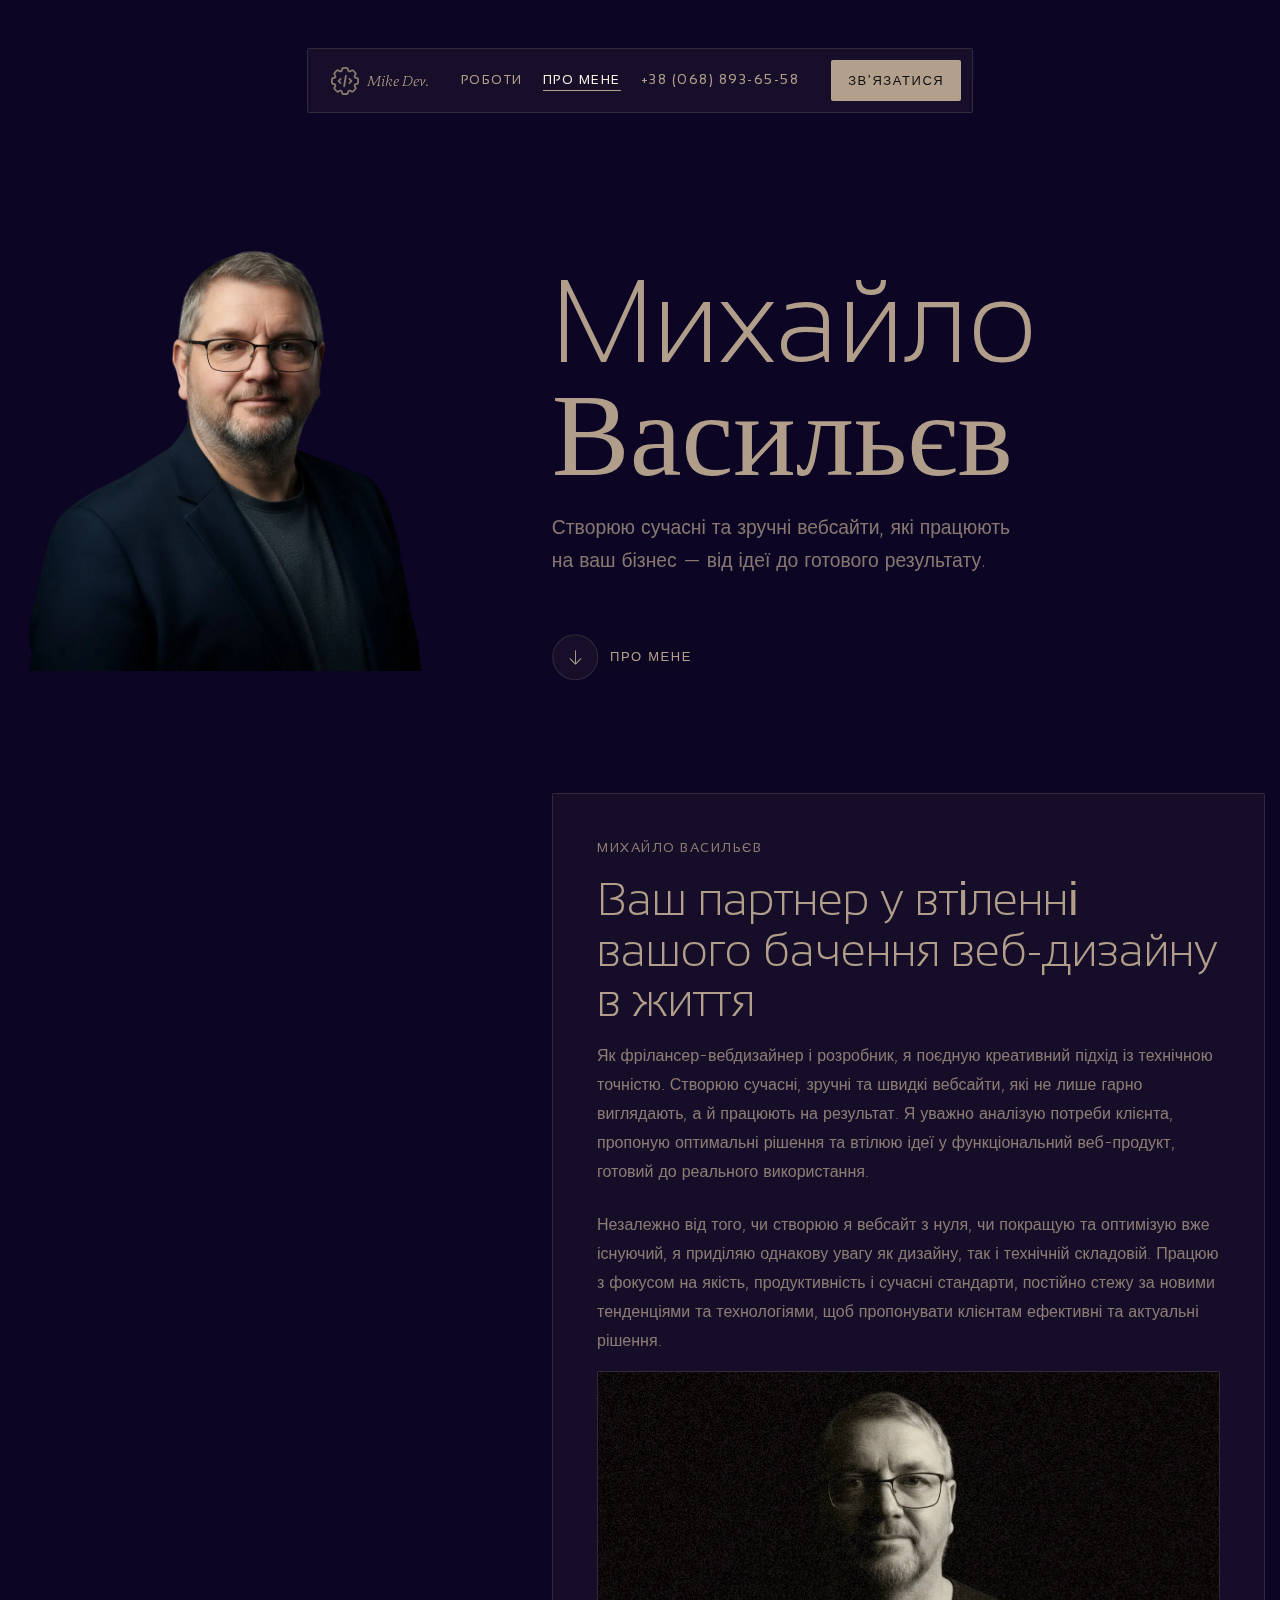
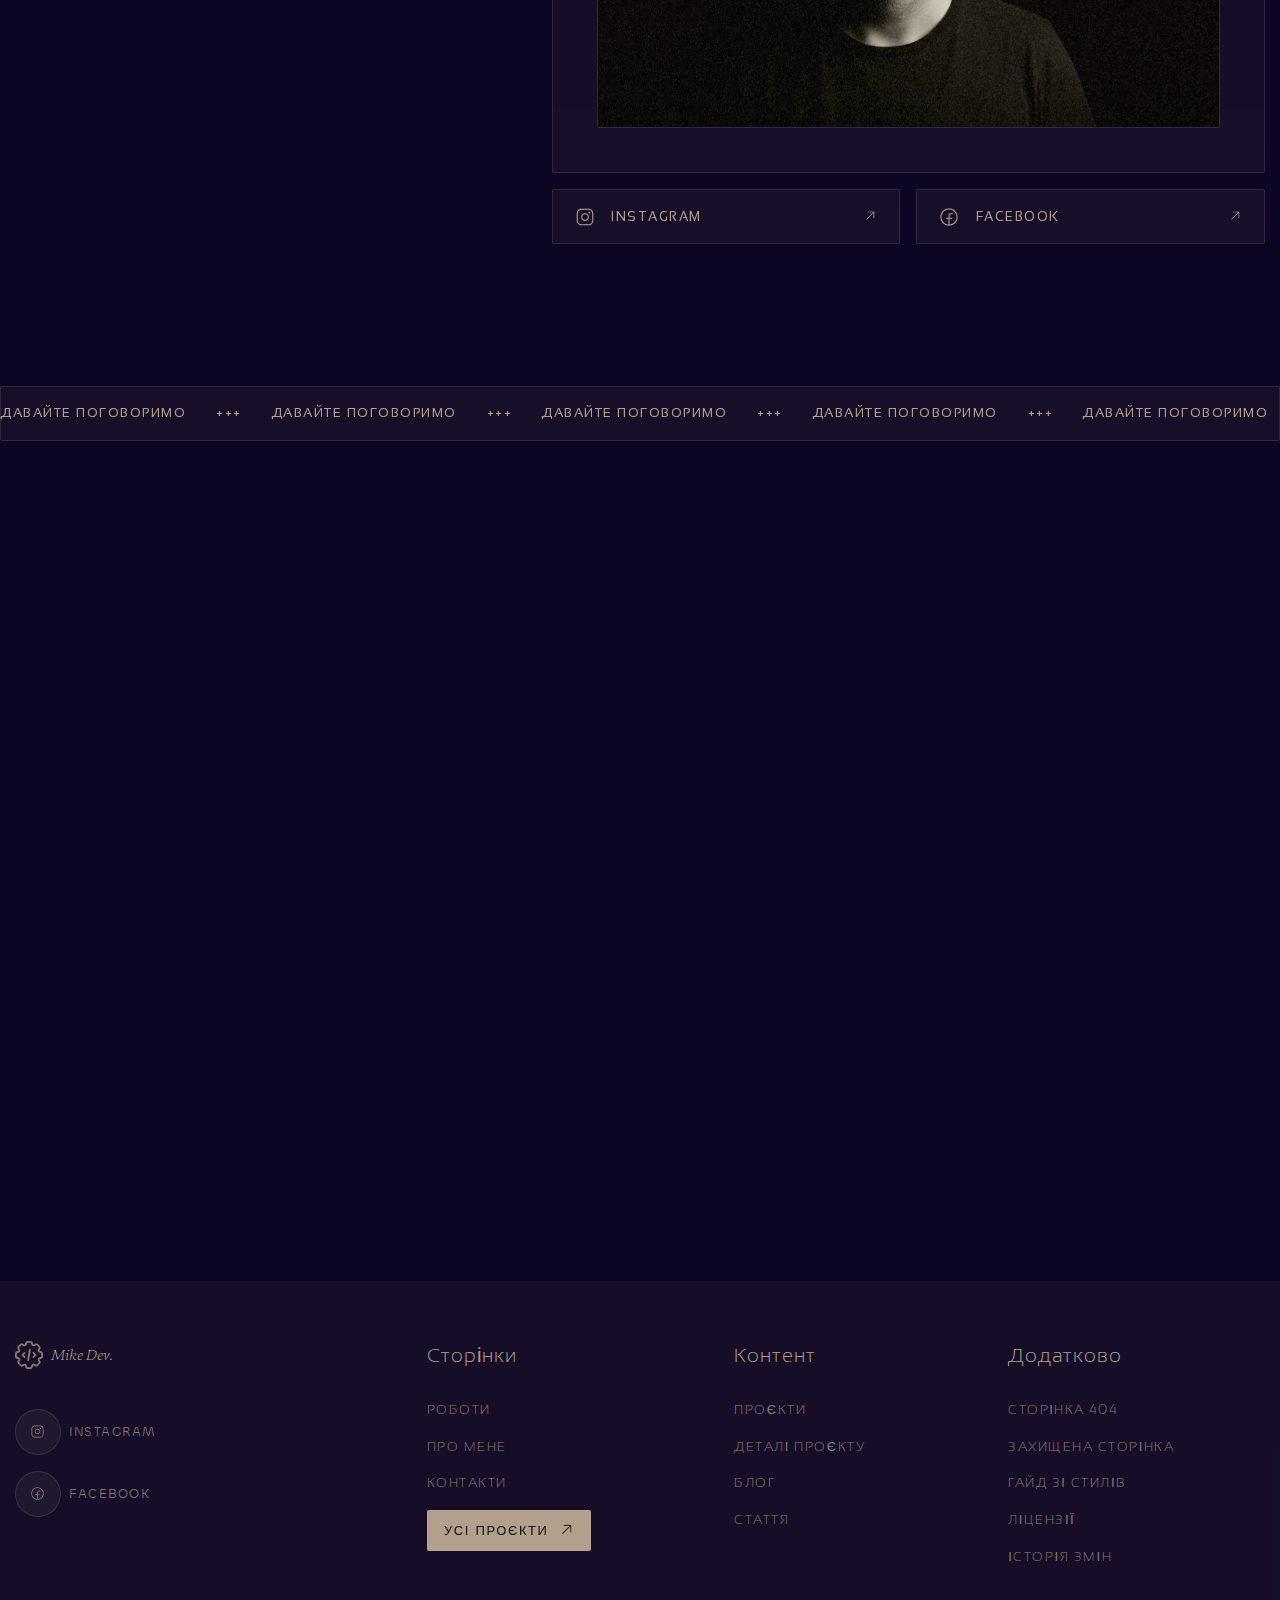
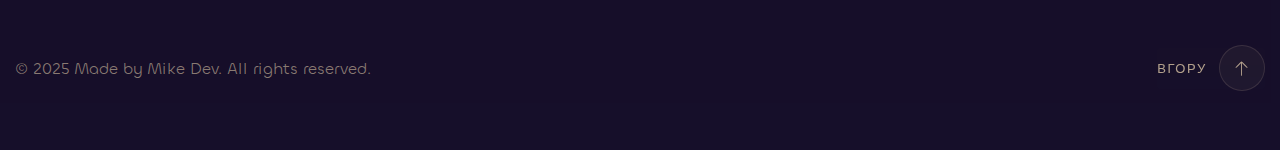
<file: index.html>
<!doctype html>
<html lang="uk">
	<head>
		<meta charset="UTF-8">
		<meta name="viewport" content="width=device-width, initial-scale=1.0">
		<link rel="preload" href="./assets/fonts/Satoshi-Regular.woff2" as="font" type="font/woff2" crossorigin="anonymous">
		<link rel="preload" href="./assets/fonts/Satoshi-Light.woff2" as="font" type="font/woff2" crossorigin="anonymous">
		<link rel="preload" href="./assets/fonts/Gambetta-LightItalic.woff2" as="font" type="font/woff2" crossorigin="anonymous">
		<link rel="preload" href="./assets/fonts/Chillax-Regular.woff2" as="font" type="font/woff2" crossorigin="anonymous">
		<link rel="preload" href="./assets/fonts/Chillax-Light.woff2" as="font" type="font/woff2" crossorigin="anonymous">
		<link rel="shortcut icon" href="./assets/img/favicon.ico">
		<title>About</title>
		<script type="module" crossorigin="" src="./js/index.min.js?v=1768505147914"></script>
		<link rel="modulepreload" crossorigin="" href="./js/common.min.js?v=1768505147914">
		<link rel="modulepreload" crossorigin="" href="./js/main.min.js?v=1768505147914">
		<link rel="stylesheet" crossorigin="" href="./css/main.min.css?v=1768505147914">
		<link rel="stylesheet" crossorigin="" href="./css/index.min.css?v=1768505147914">
		<link rel="stylesheet" crossorigin="" href="./css/socialblocks.min.css?v=1768505147914">
	</head>
	<body>
		<div class="wrapper">
			<!-- @format -->
			<header data-fls-header="" data-fls-header-scroll="100" data-fls-header-scroll-show="1000" class="header">
				<div class="header__container">
					<div class="header__body">
						<a href="index.html" class="header__link-logo">
							<svg xmlns="http://www.w3.org/2000/svg" viewbox="0 0 512 512" class="header__logo-image">
								<path d="M 215 63 L 220 39 L 215 63 L 220 39 L 204 35 L 204 35 L 220 39 L 220 39 Q 220 36 222 35 Q 239 32 256 32 Q 273 32 290 35 Q 292 36 292 38 L 297 63 L 297 63 Q 303 85 323 93 L 323 93 L 323 93 L 324 94 L 324 94 L 324 94 L 324 94 Q 344 102 364 90 L 384 77 L 384 77 Q 386 75 388 75 Q 402 85 414 97 L 415 98 L 415 98 L 415 98 L 415 98 Q 427 110 437 124 Q 436 126 435 128 L 421 148 L 421 148 Q 410 168 418 188 L 418 188 L 418 188 L 419 189 L 419 189 L 419 189 L 419 189 Q 427 209 449 215 L 473 220 L 473 220 Q 476 220 477 222 Q 480 238 480 256 L 480 256 L 480 256 Q 480 273 477 290 Q 475 291 473 292 L 449 297 L 449 297 Q 427 303 419 323 L 419 323 L 419 323 L 418 324 L 418 324 L 418 324 L 418 324 Q 410 344 422 364 L 435 384 L 435 384 Q 437 386 437 388 Q 416 416 388 437 Q 386 436 384 435 L 364 422 L 364 422 Q 344 410 324 418 L 324 418 L 324 418 L 323 419 L 323 419 L 323 419 L 323 419 Q 303 427 297 449 L 292 473 L 292 473 Q 292 476 290 477 Q 274 480 256 480 Q 239 480 222 477 Q 220 476 220 473 L 215 449 L 215 449 Q 209 427 190 419 L 190 419 L 190 419 L 188 418 L 188 418 L 188 418 L 188 418 Q 168 410 149 422 L 128 435 L 128 435 Q 126 437 124 437 Q 96 416 75 388 Q 76 386 77 384 L 91 364 L 91 364 Q 102 344 94 324 L 94 324 L 94 324 L 93 323 L 93 323 L 93 323 L 93 323 Q 85 303 63 297 L 39 292 L 39 292 Q 36 292 35 290 Q 32 273 32 256 Q 32 239 35 222 Q 36 220 38 220 L 63 215 L 63 215 Q 85 209 93 190 L 93 190 L 93 190 L 94 188 L 94 188 L 94 188 L 94 188 Q 102 168 90 149 L 77 128 L 77 128 Q 75 126 75 124 Q 85 110 97 98 L 98 97 L 98 97 L 98 97 L 98 97 Q 110 85 124 75 Q 126 75 128 76 L 149 90 L 149 90 Q 168 102 188 94 L 188 94 L 188 94 L 190 93 L 190 93 L 190 93 L 190 93 Q 209 85 215 63 L 215 63 Z M 256 0 Q 234 0 213 4 Q 210 4 207 6 Q 192 15 188 32 L 184 57 L 184 57 Q 183 61 177 63 L 177 63 L 177 63 L 177 63 L 177 63 L 175 64 L 175 64 L 175 64 L 175 64 L 175 64 L 175 64 Q 170 66 166 64 L 146 50 L 146 50 Q 130 40 114 44 Q 111 45 108 47 Q 91 59 75 75 L 75 75 L 75 75 L 75 75 L 75 75 L 75 75 L 75 75 Q 59 91 47 108 Q 45 111 44 114 Q 40 130 50 145 L 64 166 L 64 166 Q 66 170 64 175 L 64 176 L 64 176 L 63 177 L 63 177 L 63 177 L 63 177 L 63 177 L 63 177 Q 61 183 57 184 L 32 189 L 32 189 Q 15 192 6 207 Q 4 210 4 213 Q 0 234 0 256 Q 0 278 4 299 Q 4 302 6 305 Q 15 320 32 324 L 57 329 L 57 329 Q 61 329 63 335 L 63 335 L 63 335 L 64 337 L 64 337 L 64 337 L 64 337 Q 66 342 64 346 L 50 367 L 50 367 Q 40 382 44 398 Q 45 401 47 404 Q 72 440 108 465 Q 111 467 114 468 Q 130 472 146 462 L 166 448 L 166 448 Q 170 446 176 448 L 176 448 L 176 448 L 177 449 L 177 449 L 177 449 L 177 449 Q 183 451 184 455 L 189 480 L 189 480 Q 193 497 207 506 Q 210 508 213 508 Q 234 512 256 512 Q 278 512 300 508 Q 303 508 305 506 Q 320 497 324 480 L 329 455 L 329 455 Q 329 451 335 449 L 335 449 L 335 449 L 337 448 L 337 448 L 337 448 L 337 448 Q 343 446 346 448 L 367 462 L 367 462 Q 382 472 398 468 Q 401 467 404 465 Q 440 440 465 404 Q 467 401 468 398 Q 472 382 462 367 L 448 346 L 448 346 Q 446 342 448 337 L 448 337 L 448 337 L 449 335 L 449 335 L 449 335 L 449 335 Q 451 329 455 328 L 480 324 L 480 324 L 477 308 L 477 308 L 480 324 L 480 324 Q 497 320 506 305 Q 508 302 508 299 Q 512 278 512 256 L 512 256 L 512 256 L 512 256 L 512 256 L 512 256 L 512 256 Q 512 234 508 212 Q 508 209 506 207 Q 497 192 480 188 L 455 183 L 455 183 Q 451 183 449 177 L 449 177 L 449 177 L 448 175 L 448 175 L 448 175 L 448 175 Q 446 169 448 166 L 462 146 L 462 146 Q 472 130 468 114 Q 467 111 465 108 Q 453 91 438 76 L 438 76 L 438 76 L 437 75 L 437 75 L 437 75 L 437 75 Q 421 59 404 47 Q 401 45 398 45 Q 382 41 367 50 L 346 64 L 346 64 Q 342 66 337 64 L 336 64 L 336 64 L 335 63 L 335 63 L 335 63 L 335 63 Q 329 61 328 56 L 323 32 L 323 32 Q 319 15 305 6 Q 302 4 299 4 Q 278 0 256 0 L 256 0 Z M 288 163 Q 289 148 275 144 Q 260 143 256 157 L 224 349 L 224 349 Q 223 364 237 368 Q 252 369 256 355 L 288 163 L 288 163 Z M 187 227 Q 197 216 187 205 Q 176 195 165 205 L 125 245 L 125 245 Q 115 256 125 267 L 165 307 L 165 307 Q 176 317 187 307 Q 197 296 187 285 L 159 256 L 159 256 L 187 227 L 187 227 Z M 347 205 Q 336 195 325 205 Q 315 216 325 227 L 353 256 L 353 256 L 325 285 L 325 285 Q 315 296 325 307 Q 336 317 347 307 L 387 267 L 387 267 Q 397 256 387 245 L 347 205 L 347 205 Z"></path>
							</svg>
							<div class="header__logo-text">Mike Dev.</div>
						</a>
						<div class="header__menu menu">
							<nav class="menu__body">
								<ul class="menu__list">
									<li class="menu__item">
										<a href="work" class="menu__link">Роботи</a>
									</li>
									<li class="menu__item">
										<a href="index" class="menu__link menu__link--active">Про мене</a>
									</li>
									<li class="menu__item">
										<a href="tel: +380688936558" class="menu__link">+38 (068) 893-65-58</a>
									</li>
								</ul>
							</nav>
						</div>
						<!--
<fetch url="@components/layout/menu/menu.json">
<each loop='item in response'>
</each>
</fetch>
-->
						<a href="contacts" data-fls-button="" class="header__button button button--lite">Зв’язатися</a>
						<button type="button" data-fls-menu="" class="icon-menu">
							<span></span>
						</button>
					</div>
				</div>
			</header>
			<!-- @format -->
			<main class="page page--about">
				<article class="about">
					<div data-fls-watcher="" data-fls-watcher-once="" class="about__container">
						<figure data-fls-dynamic=".about__header, 768, 1" class="about__picture">
							<picture>
								<source media="(max-width: 600px)" srcset="./assets/img/about/mike-3-600.webp" type="image/webp">
								<img class="about__image" alt="Image" src="./assets/img/about/mike-3.webp">
							</picture>
						</figure>
						<div class="about__body">
							<div class="about__header">
								<div data-fls-blockhead="" class="about__blockhead blockhead blockhead--left">
									<h1 class="blockhead__title">
										Михайло
										<span>Васильєв</span>
									</h1>
									<div class="blockhead__text">
										<p>
											Створюю сучасні та зручні вебсайти, які працюють на ваш бізнес —
                від ідеї до готового результату.
										</p>
									</div>
								</div>
								<a href="#" data-fls-scrollto=".content-about" data-fls-scrollto-top="150" data-fls-button="" class="about__button button button--text button--text-big button--icon-arrow button--arrow-d">Про мене</a>
							</div>
							<div class="about__main">
								<section data-fls-border="" class="about__content content-about">
									<div class="content-about__label">Михайло Васильєв</div>
									<h2 class="content-about__title">Ваш партнер у втіленні вашого бачення веб-дизайну в життя</h2>
									<div class="content-about__text">
										Як фрілансер-вебдизайнер і розробник, я поєдную креативний
                підхід із технічною точністю. Створюю сучасні, зручні та швидкі
                вебсайти, які не лише гарно виглядають, а й працюють на
                результат. Я уважно аналізую потреби клієнта, пропоную
                оптимальні рішення та втілюю ідеї у функціональний веб-продукт,
                готовий до реального використання.
										<p></p>
										<p>
											Незалежно від того, чи створюю я вебсайт з нуля, чи покращую та
                оптимізую вже існуючий, я приділяю однакову увагу як дизайну,
                так і технічній складовій. Працюю з фокусом на якість,
                продуктивність і сучасні стандарти, постійно стежу за новими
                тенденціями та технологіями, щоб пропонувати клієнтам ефективні
                та актуальні рішення.
										</p>
									</div>
									<figure class="content-about__picture">
										<picture>
											<source media="(max-width: 600px)" srcset="./assets/img/about/mike-600.webp" type="image/webp">
											<source media="(max-width: 1200px)" srcset="./assets/img/about/mike-1200.webp" type="image/webp">
											<img alt="Mike" class="content-about__image" src="./assets/img/about/mike.webp">
										</picture>
									</figure>
								</section>
								<ul data-fls-socialblocks="" class="about__social social-blocks">
									<li class="social-blocks__item">
										<a href="#" target="_blank" data-fls-border="" class="social-blocks__link social-blocks__link--icon-s-inst">Instagram</a>
									</li>
									<!--
<li class="social-blocks__item">
<a
href="#"
target="_blank"
data-fls-border
class="social-blocks__link social-blocks__link--icon-s-twit"
>Twitter</a
>
</li>
-->
									<li class="social-blocks__item">
										<a data-fls-border="" href="#" target="_blank" class="social-blocks__link social-blocks__link--icon-s-fb">Facebook</a>
									</li>
									<!--
<li class="social-blocks__item">
<a
href="#"
target="_blank"
data-fls-border
class="social-blocks__link social-blocks__link--icon-s-beh"
>Behance</a
>
</li>
<li class="social-blocks__item">
<a
href="#"
target="_blank"
data-fls-border
class="social-blocks__link social-blocks__link--icon-s-drb"
>Dribble</a
>
</li>
<li class="social-blocks__item">
<a
href="#"
target="_blank"
data-fls-border
class="social-blocks__link social-blocks__link--icon-s-pint"
>Pinterest</a
>
</li>
</ul>
-->
								</ul>
							</div>
						</div>
					</div>
				</article>
			</main>
			<!-- @format -->
			<aside data-fls-letstalk="" class="lets-talk">
				<div data-fls-border="" data-fls-marquee="" data-fls-marquee-speed="100" class="lets-talk__line line-talk">
					<div class="line-talk__item">Давайте поговоримо</div>
					<div class="line-talk__item">+++</div>
				</div>
				<section class="lets-talk__body">
					<div class="lets-talk__container">
						<div data-fls-blockhead="" class="blockhead blockhead--gap-8">
							<span data-fls-watcher="" data-fls-watcher-once="" class="blockhead__label">Є якийсь проєкт на думці?</span>
							<h2 data-fls-watcher="" data-fls-watcher-once="" class="blockhead__title">
								Створимо разом
								<span>сайт під ваші цілі та задачі</span>
							</h2>
							<div data-fls-watcher="" data-fls-watcher-once="" class="blockhead__text">
								<p>
									Сучасний вебдизайн, Webflow-розробка та SEO-оптимізація для
            зростання і впізнаваності вашого бізнесу.
								</p>
							</div>
							<div data-fls-watcher="" data-fls-watcher-once="" class="blockhead__footer">
								<a href="contacts.html" data-fls-button="" class="blockhead__button button button--icon button--lite button--icon-arrow button--arrow-ru">Зв’язатися</a>
							</div>
						</div>
					</div>
				</section>
			</aside>
			<!-- @format -->
			<footer data-fls-footer="" class="footer">
				<div class="footer__container">
					<div class="footer__body body-footer">
						<div class="body-footer__content content-footer">
							<div class="content-footer__logo">
								<svg xmlns="http://www.w3.org/2000/svg" viewbox="0 0 512 512" class="header__logo-image">
									<path d="M 215 63 L 220 39 L 215 63 L 220 39 L 204 35 L 204 35 L 220 39 L 220 39 Q 220 36 222 35 Q 239 32 256 32 Q 273 32 290 35 Q 292 36 292 38 L 297 63 L 297 63 Q 303 85 323 93 L 323 93 L 323 93 L 324 94 L 324 94 L 324 94 L 324 94 Q 344 102 364 90 L 384 77 L 384 77 Q 386 75 388 75 Q 402 85 414 97 L 415 98 L 415 98 L 415 98 L 415 98 Q 427 110 437 124 Q 436 126 435 128 L 421 148 L 421 148 Q 410 168 418 188 L 418 188 L 418 188 L 419 189 L 419 189 L 419 189 L 419 189 Q 427 209 449 215 L 473 220 L 473 220 Q 476 220 477 222 Q 480 238 480 256 L 480 256 L 480 256 Q 480 273 477 290 Q 475 291 473 292 L 449 297 L 449 297 Q 427 303 419 323 L 419 323 L 419 323 L 418 324 L 418 324 L 418 324 L 418 324 Q 410 344 422 364 L 435 384 L 435 384 Q 437 386 437 388 Q 416 416 388 437 Q 386 436 384 435 L 364 422 L 364 422 Q 344 410 324 418 L 324 418 L 324 418 L 323 419 L 323 419 L 323 419 L 323 419 Q 303 427 297 449 L 292 473 L 292 473 Q 292 476 290 477 Q 274 480 256 480 Q 239 480 222 477 Q 220 476 220 473 L 215 449 L 215 449 Q 209 427 190 419 L 190 419 L 190 419 L 188 418 L 188 418 L 188 418 L 188 418 Q 168 410 149 422 L 128 435 L 128 435 Q 126 437 124 437 Q 96 416 75 388 Q 76 386 77 384 L 91 364 L 91 364 Q 102 344 94 324 L 94 324 L 94 324 L 93 323 L 93 323 L 93 323 L 93 323 Q 85 303 63 297 L 39 292 L 39 292 Q 36 292 35 290 Q 32 273 32 256 Q 32 239 35 222 Q 36 220 38 220 L 63 215 L 63 215 Q 85 209 93 190 L 93 190 L 93 190 L 94 188 L 94 188 L 94 188 L 94 188 Q 102 168 90 149 L 77 128 L 77 128 Q 75 126 75 124 Q 85 110 97 98 L 98 97 L 98 97 L 98 97 L 98 97 Q 110 85 124 75 Q 126 75 128 76 L 149 90 L 149 90 Q 168 102 188 94 L 188 94 L 188 94 L 190 93 L 190 93 L 190 93 L 190 93 Q 209 85 215 63 L 215 63 Z M 256 0 Q 234 0 213 4 Q 210 4 207 6 Q 192 15 188 32 L 184 57 L 184 57 Q 183 61 177 63 L 177 63 L 177 63 L 177 63 L 177 63 L 175 64 L 175 64 L 175 64 L 175 64 L 175 64 L 175 64 Q 170 66 166 64 L 146 50 L 146 50 Q 130 40 114 44 Q 111 45 108 47 Q 91 59 75 75 L 75 75 L 75 75 L 75 75 L 75 75 L 75 75 L 75 75 Q 59 91 47 108 Q 45 111 44 114 Q 40 130 50 145 L 64 166 L 64 166 Q 66 170 64 175 L 64 176 L 64 176 L 63 177 L 63 177 L 63 177 L 63 177 L 63 177 L 63 177 Q 61 183 57 184 L 32 189 L 32 189 Q 15 192 6 207 Q 4 210 4 213 Q 0 234 0 256 Q 0 278 4 299 Q 4 302 6 305 Q 15 320 32 324 L 57 329 L 57 329 Q 61 329 63 335 L 63 335 L 63 335 L 64 337 L 64 337 L 64 337 L 64 337 Q 66 342 64 346 L 50 367 L 50 367 Q 40 382 44 398 Q 45 401 47 404 Q 72 440 108 465 Q 111 467 114 468 Q 130 472 146 462 L 166 448 L 166 448 Q 170 446 176 448 L 176 448 L 176 448 L 177 449 L 177 449 L 177 449 L 177 449 Q 183 451 184 455 L 189 480 L 189 480 Q 193 497 207 506 Q 210 508 213 508 Q 234 512 256 512 Q 278 512 300 508 Q 303 508 305 506 Q 320 497 324 480 L 329 455 L 329 455 Q 329 451 335 449 L 335 449 L 335 449 L 337 448 L 337 448 L 337 448 L 337 448 Q 343 446 346 448 L 367 462 L 367 462 Q 382 472 398 468 Q 401 467 404 465 Q 440 440 465 404 Q 467 401 468 398 Q 472 382 462 367 L 448 346 L 448 346 Q 446 342 448 337 L 448 337 L 448 337 L 449 335 L 449 335 L 449 335 L 449 335 Q 451 329 455 328 L 480 324 L 480 324 L 477 308 L 477 308 L 480 324 L 480 324 Q 497 320 506 305 Q 508 302 508 299 Q 512 278 512 256 L 512 256 L 512 256 L 512 256 L 512 256 L 512 256 L 512 256 Q 512 234 508 212 Q 508 209 506 207 Q 497 192 480 188 L 455 183 L 455 183 Q 451 183 449 177 L 449 177 L 449 177 L 448 175 L 448 175 L 448 175 L 448 175 Q 446 169 448 166 L 462 146 L 462 146 Q 472 130 468 114 Q 467 111 465 108 Q 453 91 438 76 L 438 76 L 438 76 L 437 75 L 437 75 L 437 75 L 437 75 Q 421 59 404 47 Q 401 45 398 45 Q 382 41 367 50 L 346 64 L 346 64 Q 342 66 337 64 L 336 64 L 336 64 L 335 63 L 335 63 L 335 63 L 335 63 Q 329 61 328 56 L 323 32 L 323 32 Q 319 15 305 6 Q 302 4 299 4 Q 278 0 256 0 L 256 0 Z M 288 163 Q 289 148 275 144 Q 260 143 256 157 L 224 349 L 224 349 Q 223 364 237 368 Q 252 369 256 355 L 288 163 L 288 163 Z M 187 227 Q 197 216 187 205 Q 176 195 165 205 L 125 245 L 125 245 Q 115 256 125 267 L 165 307 L 165 307 Q 176 317 187 307 Q 197 296 187 285 L 159 256 L 159 256 L 187 227 L 187 227 Z M 347 205 Q 336 195 325 205 Q 315 216 325 227 L 353 256 L 353 256 L 325 285 L 325 285 Q 315 296 325 307 Q 336 317 347 307 L 387 267 L 387 267 Q 397 256 387 245 L 347 205 L 347 205 Z"></path>
								</svg>
								<div class="content-footer__logo-text">Mike Dev.</div>
							</div>
							<ul data-fls-social="" class="content-footer__social social social--text">
								<li class="social__item">
									<a href="#" target="_blank" class="social__link social__link--icon-s-inst">Instagram</a>
								</li>
								<li class="social-blocks__item">
									<a data-fls-social="" href="#" target="_blank" class="social__link social__link--icon-s-fb">Facebook</a>
								</li>
								<!--
<li class="social__item">
<a
href="#"
target="_blank"
class="social__link social__link--icon-s-twit"
>Twitter</a
>
</li>
-->
								<!--
<li class="social__item">
<a
href="#"
target="_blank"
class="social__link social__link--icon-s-drb"
>Dribbble</a
>
</li>
<li class="social__item">
<a
href="#"
target="_blank"
class="social__link social__link--icon-s-beh"
>Behance</a
>
</li>
-->
							</ul>
						</div>
						<div data-fls-spollers="500" class="body-footer__menus">
							<details class="body-footer__menu">
								<summary>
									<h5 class="body-footer__title">Сторінки</h5>
								</summary>
								<ul class="body-footer__list">
									<!--
<li class="body-footer__item">
<a href="#" class="body-footer__link">Home</a>
</li>
-->
									<li class="body-footer__item">
										<a href="work.html" class="body-footer__link">Роботи</a>
									</li>
									<li class="body-footer__item">
										<a href="index.html" class="body-footer__link">Про мене</a>
									</li>
									<li class="body-footer__item">
										<a href="contacts.html" class="body-footer__link">Контакти</a>
									</li>
									<li class="body-footer__item">
										<a href="work.html" data-fls-button="" class="body-footer__button button button--icon button--lite button--icon-arrow button--arrow-ru">Усі проєкти</a>
									</li>
								</ul>
							</details>
							<details class="body-footer__menu">
								<summary>
									<h5 class="body-footer__title">Контент</h5>
								</summary>
								<ul class="body-footer__list">
									<li class="body-footer__item">
										<a href="#" class="body-footer__link">Проєкти</a>
									</li>
									<li class="body-footer__item">
										<a href="#" class="body-footer__link">Деталі проєкту</a>
									</li>
									<li class="body-footer__item">
										<a href="#" class="body-footer__link">Блог</a>
									</li>
									<li class="body-footer__item">
										<a href="#" class="body-footer__link">Стаття</a>
									</li>
								</ul>
							</details>
							<details class="body-footer__menu">
								<summary>
									<h5 class="body-footer__title">Додатково</h5>
								</summary>
								<ul class="body-footer__list">
									<li class="body-footer__item">
										<a href="#" class="body-footer__link">Сторінка 404</a>
									</li>
									<li class="body-footer__item">
										<a href="#" class="body-footer__link">Захищена сторінка</a>
									</li>
									<li class="body-footer__item">
										<a href="#" class="body-footer__link">Гайд зі стилів</a>
									</li>
									<li class="body-footer__item">
										<a href="#" class="body-footer__link">Ліцензії</a>
									</li>
									<li class="body-footer__item">
										<a href="#" class="body-footer__link">Історія змін</a>
									</li>
								</ul>
							</details>
						</div>
					</div>
					<div class="footer__bottom bottom-footer">
						<div class="bottom-footer__copy">© 2025 Made by Mike Dev. All rights reserved.</div>
						<a href="#" data-fls-scrollto="main" data-fls-button="" class="bottom-footer__button button button--text button--text-big button--text-rev button--icon-arrow">Вгору</a>
					</div>
				</div>
			</footer>
		</div>
	</body>
</html>
</file>
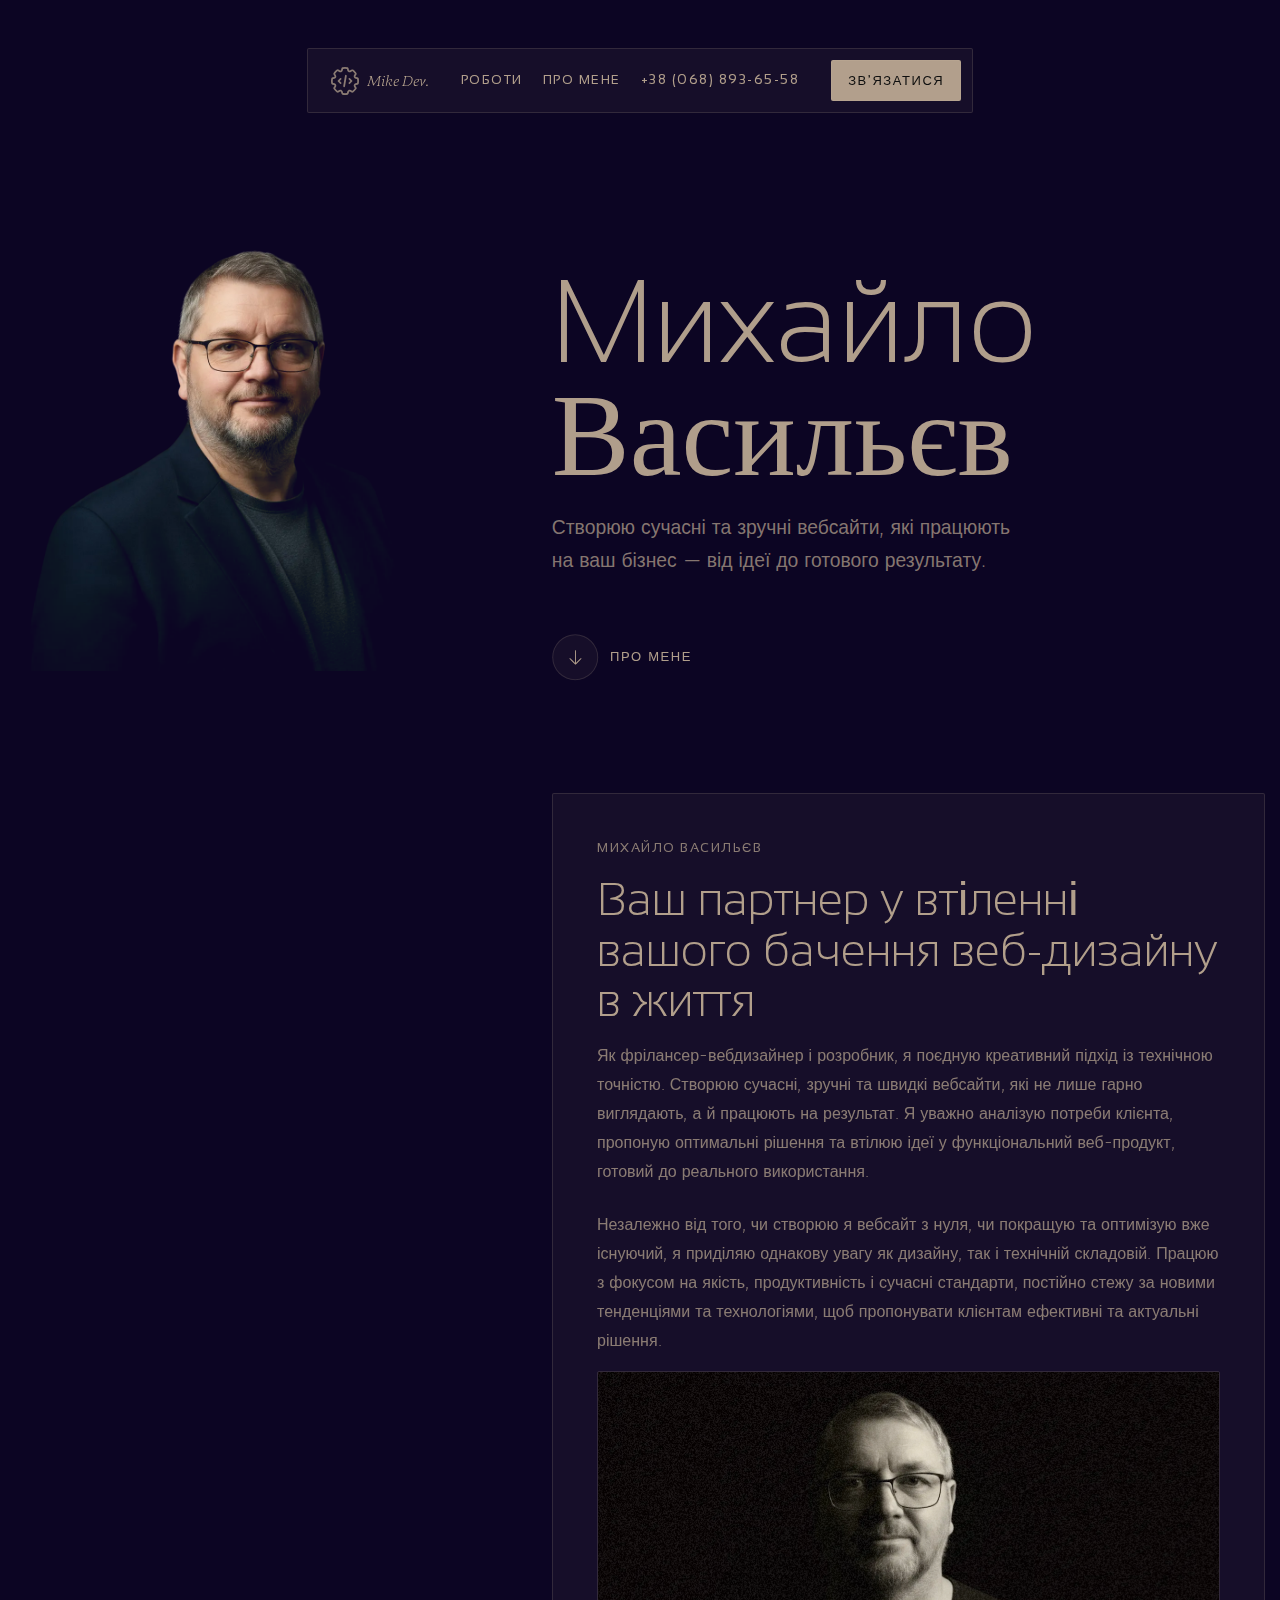
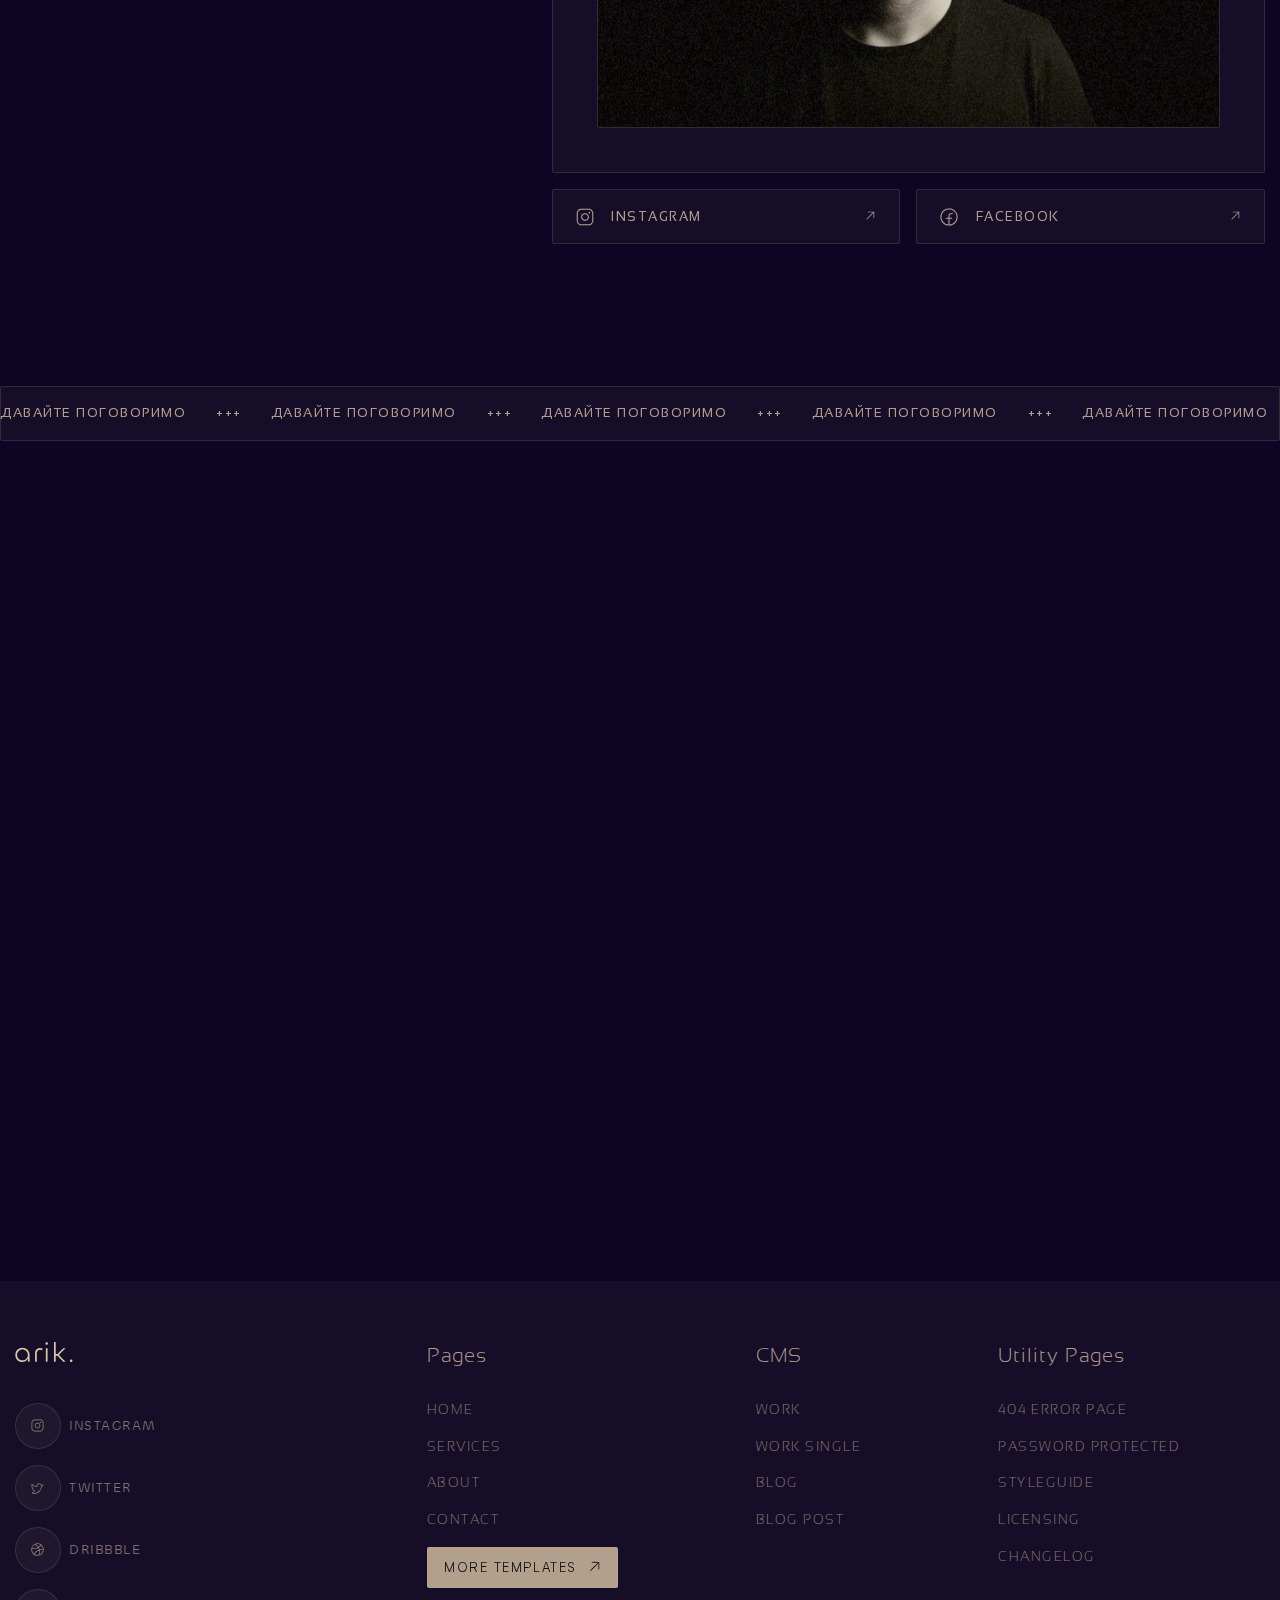
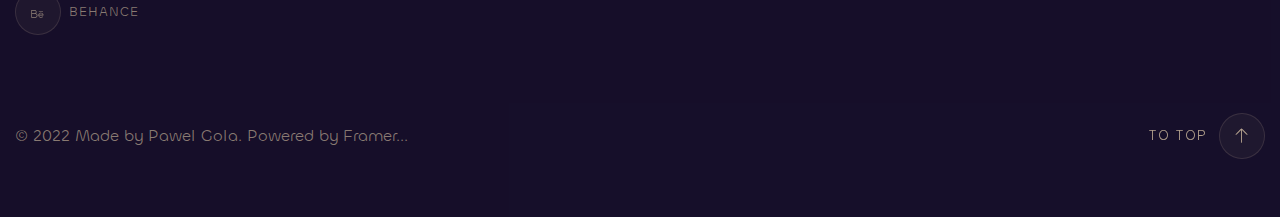
<file: about.html>
<!doctype html>
<html lang="en">
	<head>
		<meta charset="UTF-8">
		<meta name="viewport" content="width=device-width, initial-scale=1.0">
		<link rel="preload" href="./assets/fonts/Satoshi-Regular.woff2" as="font" type="font/woff2" crossorigin="anonymous">
		<link rel="preload" href="./assets/fonts/Satoshi-Light.woff2" as="font" type="font/woff2" crossorigin="anonymous">
		<link rel="preload" href="./assets/fonts/Gambetta-LightItalic.woff2" as="font" type="font/woff2" crossorigin="anonymous">
		<link rel="preload" href="./assets/fonts/Chillax-Regular.woff2" as="font" type="font/woff2" crossorigin="anonymous">
		<link rel="preload" href="./assets/fonts/Chillax-Light.woff2" as="font" type="font/woff2" crossorigin="anonymous">
		<link rel="shortcut icon" href="./assets/img/favicon.ico">
		<title>About</title>
		<script type="module" crossorigin="" src="./js/about.min.js?v=1768480332348"></script>
		<link rel="modulepreload" crossorigin="" href="./js/common.min.js?v=1768480332348">
		<link rel="modulepreload" crossorigin="" href="./js/main.min.js?v=1768480332348">
		<link rel="stylesheet" crossorigin="" href="./css/main.min.css?v=1768480332348">
		<link rel="stylesheet" crossorigin="" href="./css/about.min.css?v=1768480332348">
		<link rel="stylesheet" crossorigin="" href="./css/socialblocks.min.css?v=1768480332348">
	</head>
	<body>
		<div class="wrapper">
			<!-- @format -->
			<header data-fls-header="" data-fls-header-scroll="100" data-fls-header-scroll-show="1000" class="header">
				<div class="header__container">
					<div class="header__body">
						<a href="index.html" class="header__link-logo">
							<svg xmlns="http://www.w3.org/2000/svg" viewbox="0 0 512 512" class="header__logo-image">
								<path d="M 215 63 L 220 39 L 215 63 L 220 39 L 204 35 L 204 35 L 220 39 L 220 39 Q 220 36 222 35 Q 239 32 256 32 Q 273 32 290 35 Q 292 36 292 38 L 297 63 L 297 63 Q 303 85 323 93 L 323 93 L 323 93 L 324 94 L 324 94 L 324 94 L 324 94 Q 344 102 364 90 L 384 77 L 384 77 Q 386 75 388 75 Q 402 85 414 97 L 415 98 L 415 98 L 415 98 L 415 98 Q 427 110 437 124 Q 436 126 435 128 L 421 148 L 421 148 Q 410 168 418 188 L 418 188 L 418 188 L 419 189 L 419 189 L 419 189 L 419 189 Q 427 209 449 215 L 473 220 L 473 220 Q 476 220 477 222 Q 480 238 480 256 L 480 256 L 480 256 Q 480 273 477 290 Q 475 291 473 292 L 449 297 L 449 297 Q 427 303 419 323 L 419 323 L 419 323 L 418 324 L 418 324 L 418 324 L 418 324 Q 410 344 422 364 L 435 384 L 435 384 Q 437 386 437 388 Q 416 416 388 437 Q 386 436 384 435 L 364 422 L 364 422 Q 344 410 324 418 L 324 418 L 324 418 L 323 419 L 323 419 L 323 419 L 323 419 Q 303 427 297 449 L 292 473 L 292 473 Q 292 476 290 477 Q 274 480 256 480 Q 239 480 222 477 Q 220 476 220 473 L 215 449 L 215 449 Q 209 427 190 419 L 190 419 L 190 419 L 188 418 L 188 418 L 188 418 L 188 418 Q 168 410 149 422 L 128 435 L 128 435 Q 126 437 124 437 Q 96 416 75 388 Q 76 386 77 384 L 91 364 L 91 364 Q 102 344 94 324 L 94 324 L 94 324 L 93 323 L 93 323 L 93 323 L 93 323 Q 85 303 63 297 L 39 292 L 39 292 Q 36 292 35 290 Q 32 273 32 256 Q 32 239 35 222 Q 36 220 38 220 L 63 215 L 63 215 Q 85 209 93 190 L 93 190 L 93 190 L 94 188 L 94 188 L 94 188 L 94 188 Q 102 168 90 149 L 77 128 L 77 128 Q 75 126 75 124 Q 85 110 97 98 L 98 97 L 98 97 L 98 97 L 98 97 Q 110 85 124 75 Q 126 75 128 76 L 149 90 L 149 90 Q 168 102 188 94 L 188 94 L 188 94 L 190 93 L 190 93 L 190 93 L 190 93 Q 209 85 215 63 L 215 63 Z M 256 0 Q 234 0 213 4 Q 210 4 207 6 Q 192 15 188 32 L 184 57 L 184 57 Q 183 61 177 63 L 177 63 L 177 63 L 177 63 L 177 63 L 175 64 L 175 64 L 175 64 L 175 64 L 175 64 L 175 64 Q 170 66 166 64 L 146 50 L 146 50 Q 130 40 114 44 Q 111 45 108 47 Q 91 59 75 75 L 75 75 L 75 75 L 75 75 L 75 75 L 75 75 L 75 75 Q 59 91 47 108 Q 45 111 44 114 Q 40 130 50 145 L 64 166 L 64 166 Q 66 170 64 175 L 64 176 L 64 176 L 63 177 L 63 177 L 63 177 L 63 177 L 63 177 L 63 177 Q 61 183 57 184 L 32 189 L 32 189 Q 15 192 6 207 Q 4 210 4 213 Q 0 234 0 256 Q 0 278 4 299 Q 4 302 6 305 Q 15 320 32 324 L 57 329 L 57 329 Q 61 329 63 335 L 63 335 L 63 335 L 64 337 L 64 337 L 64 337 L 64 337 Q 66 342 64 346 L 50 367 L 50 367 Q 40 382 44 398 Q 45 401 47 404 Q 72 440 108 465 Q 111 467 114 468 Q 130 472 146 462 L 166 448 L 166 448 Q 170 446 176 448 L 176 448 L 176 448 L 177 449 L 177 449 L 177 449 L 177 449 Q 183 451 184 455 L 189 480 L 189 480 Q 193 497 207 506 Q 210 508 213 508 Q 234 512 256 512 Q 278 512 300 508 Q 303 508 305 506 Q 320 497 324 480 L 329 455 L 329 455 Q 329 451 335 449 L 335 449 L 335 449 L 337 448 L 337 448 L 337 448 L 337 448 Q 343 446 346 448 L 367 462 L 367 462 Q 382 472 398 468 Q 401 467 404 465 Q 440 440 465 404 Q 467 401 468 398 Q 472 382 462 367 L 448 346 L 448 346 Q 446 342 448 337 L 448 337 L 448 337 L 449 335 L 449 335 L 449 335 L 449 335 Q 451 329 455 328 L 480 324 L 480 324 L 477 308 L 477 308 L 480 324 L 480 324 Q 497 320 506 305 Q 508 302 508 299 Q 512 278 512 256 L 512 256 L 512 256 L 512 256 L 512 256 L 512 256 L 512 256 Q 512 234 508 212 Q 508 209 506 207 Q 497 192 480 188 L 455 183 L 455 183 Q 451 183 449 177 L 449 177 L 449 177 L 448 175 L 448 175 L 448 175 L 448 175 Q 446 169 448 166 L 462 146 L 462 146 Q 472 130 468 114 Q 467 111 465 108 Q 453 91 438 76 L 438 76 L 438 76 L 437 75 L 437 75 L 437 75 L 437 75 Q 421 59 404 47 Q 401 45 398 45 Q 382 41 367 50 L 346 64 L 346 64 Q 342 66 337 64 L 336 64 L 336 64 L 335 63 L 335 63 L 335 63 L 335 63 Q 329 61 328 56 L 323 32 L 323 32 Q 319 15 305 6 Q 302 4 299 4 Q 278 0 256 0 L 256 0 Z M 288 163 Q 289 148 275 144 Q 260 143 256 157 L 224 349 L 224 349 Q 223 364 237 368 Q 252 369 256 355 L 288 163 L 288 163 Z M 187 227 Q 197 216 187 205 Q 176 195 165 205 L 125 245 L 125 245 Q 115 256 125 267 L 165 307 L 165 307 Q 176 317 187 307 Q 197 296 187 285 L 159 256 L 159 256 L 187 227 L 187 227 Z M 347 205 Q 336 195 325 205 Q 315 216 325 227 L 353 256 L 353 256 L 325 285 L 325 285 Q 315 296 325 307 Q 336 317 347 307 L 387 267 L 387 267 Q 397 256 387 245 L 347 205 L 347 205 Z"></path>
							</svg>
							<div class="header__logo-text">Mike Dev.</div>
						</a>
						<div class="header__menu menu">
							<nav class="menu__body">
								<ul class="menu__list">
									<li class="menu__item">
										<a href="work" class="menu__link">Роботи</a>
									</li>
									<li class="menu__item">
										<a href="about" class="menu__link">Про мене</a>
									</li>
									<li class="menu__item">
										<a href="tel: +380688936558" class="menu__link">+38 (068) 893-65-58</a>
									</li>
								</ul>
							</nav>
						</div>
						<!--
<fetch url="@components/layout/menu/menu.json">
<each loop='item in response'>
</each>
</fetch>
-->
						<a href="contacts" data-fls-button="" class="header__button button button--lite">Зв’язатися</a>
						<button type="button" data-fls-menu="" class="icon-menu">
							<span></span>
						</button>
					</div>
				</div>
			</header>
			<!-- @format -->
			<main class="page page--about">
				<article class="about">
					<div class="about__container">
						<figure data-fls-dynamic=".about__header, 768, 1" class="about__picture">
							<picture>
								<source media="(max-width: 600px)" srcset="./assets/img/about/mike-3-600.webp" type="image/webp">
								<img class="about__image" alt="Image" src="./assets/img/about/mike-3.webp">
							</picture>
						</figure>
						<div class="about__body">
							<div class="about__header">
								<div data-fls-blockhead="" class="about__blockhead blockhead blockhead--left">
									<h1 class="blockhead__title">
										Михайло
										<span>Васильєв</span>
									</h1>
									<div class="blockhead__text">
										<p>
											Створюю сучасні та зручні вебсайти, які працюють на ваш бізнес —
                від ідеї до готового результату.
										</p>
									</div>
								</div>
								<a href="#" data-fls-scrollto=".content-about" data-fls-scrollto-top="150" data-fls-button="" class="about__button button button--text button--text-big button--icon-arrow button--arrow-d">Про мене</a>
							</div>
							<div class="about__main">
								<section data-fls-border="" class="about__content content-about">
									<div class="content-about__label">Михайло Васильєв</div>
									<h2 class="content-about__title">Ваш партнер у втіленні вашого бачення веб-дизайну в життя</h2>
									<div class="content-about__text">
										Як фрілансер-вебдизайнер і розробник, я поєдную креативний
                підхід із технічною точністю. Створюю сучасні, зручні та швидкі
                вебсайти, які не лише гарно виглядають, а й працюють на
                результат. Я уважно аналізую потреби клієнта, пропоную
                оптимальні рішення та втілюю ідеї у функціональний веб-продукт,
                готовий до реального використання.
										<p></p>
										<p>
											Незалежно від того, чи створюю я вебсайт з нуля, чи покращую та
                оптимізую вже існуючий, я приділяю однакову увагу як дизайну,
                так і технічній складовій. Працюю з фокусом на якість,
                продуктивність і сучасні стандарти, постійно стежу за новими
                тенденціями та технологіями, щоб пропонувати клієнтам ефективні
                та актуальні рішення.
										</p>
									</div>
									<figure class="content-about__picture">
										<picture>
											<source media="(max-width: 600px)" srcset="./assets/img/about/mike-600.webp" type="image/webp">
											<source media="(max-width: 1200px)" srcset="./assets/img/about/mike-1200.webp" type="image/webp">
											<img alt="Mike" class="content-about__image" src="./assets/img/about/mike.webp">
										</picture>
									</figure>
								</section>
								<ul data-fls-socialblocks="" class="about__social social-blocks">
									<li class="social-blocks__item">
										<a href="#" target="_blank" data-fls-border="" class="social-blocks__link social-blocks__link--icon-s-inst">Instagram</a>
									</li>
									<!--
<li class="social-blocks__item">
<a
href="#"
target="_blank"
data-fls-border
class="social-blocks__link social-blocks__link--icon-s-twit"
>Twitter</a
>
</li>
-->
									<li class="social-blocks__item">
										<a data-fls-border="" href="#" target="_blank" class="social-blocks__link social-blocks__link--icon-s-fb">Facebook</a>
									</li>
									<!--
<li class="social-blocks__item">
<a
href="#"
target="_blank"
data-fls-border
class="social-blocks__link social-blocks__link--icon-s-beh"
>Behance</a
>
</li>
<li class="social-blocks__item">
<a
href="#"
target="_blank"
data-fls-border
class="social-blocks__link social-blocks__link--icon-s-drb"
>Dribble</a
>
</li>
<li class="social-blocks__item">
<a
href="#"
target="_blank"
data-fls-border
class="social-blocks__link social-blocks__link--icon-s-pint"
>Pinterest</a
>
</li>
</ul>
-->
								</ul>
							</div>
						</div>
					</div>
				</article>
			</main>
			<!-- @format -->
			<aside data-fls-letstalk="" class="lets-talk">
				<div data-fls-border="" data-fls-marquee="" data-fls-marquee-speed="100" class="lets-talk__line line-talk">
					<div class="line-talk__item">Давайте поговоримо</div>
					<div class="line-talk__item">+++</div>
				</div>
				<section class="lets-talk__body">
					<div class="lets-talk__container">
						<div data-fls-blockhead="" class="blockhead blockhead--gap-8">
							<span data-fls-watcher="" data-fls-watcher-once="" class="blockhead__label">Є якийсь проєкт на думці?</span>
							<h2 data-fls-watcher="" data-fls-watcher-once="" class="blockhead__title">
								Створимо разом
								<span>сайт під ваші цілі та задачі</span>
							</h2>
							<div data-fls-watcher="" data-fls-watcher-once="" class="blockhead__text">
								<p>
									Сучасний вебдизайн, Webflow-розробка та SEO-оптимізація для
            зростання і впізнаваності вашого бізнесу.
								</p>
							</div>
							<div data-fls-watcher="" data-fls-watcher-once="" class="blockhead__footer">
								<a href="#" data-fls-button="" class="blockhead__button button button--icon button--lite button--icon-arrow button--arrow-ru">Зв’язатися</a>
							</div>
						</div>
					</div>
				</section>
			</aside>
			<!-- @format -->
			<footer data-fls-footer="" class="footer">
				<div class="footer__container">
					<div class="footer__body body-footer">
						<div class="body-footer__content content-footer">
							<a href="#" class="content-footer__link-logo">
								<img src="./assets/img/logo.svg" alt="Logo" class="content-footer__logo">
							</a>
							<ul data-fls-social="" class="content-footer__social social social--text">
								<li class="social__item">
									<a href="#" target="_blank" class="social__link social__link--icon-s-inst">Instagram</a>
								</li>
								<li class="social__item">
									<a href="#" target="_blank" class="social__link social__link--icon-s-twit">Twitter</a>
								</li>
								<li class="social__item">
									<a href="#" target="_blank" class="social__link social__link--icon-s-drb">Dribbble</a>
								</li>
								<li class="social__item">
									<a href="#" target="_blank" class="social__link social__link--icon-s-beh">Behance</a>
								</li>
							</ul>
						</div>
						<div data-fls-spollers="500" class="body-footer__menus">
							<details class="body-footer__menu">
								<summary>
									<h5 class="body-footer__title">Pages</h5>
								</summary>
								<ul class="body-footer__list">
									<li class="body-footer__item">
										<a href="#" class="body-footer__link">Home</a>
									</li>
									<li class="body-footer__item">
										<a href="#" class="body-footer__link">Services</a>
									</li>
									<li class="body-footer__item">
										<a href="#" class="body-footer__link">About</a>
									</li>
									<li class="body-footer__item">
										<a href="#" class="body-footer__link">Contact</a>
									</li>
									<li class="body-footer__item">
										<a href="#" data-fls-button="" class="body-footer__button button button--icon button--lite button--icon-arrow button--arrow-ru">More Templates</a>
									</li>
								</ul>
							</details>
							<details class="body-footer__menu">
								<summary>
									<h5 class="body-footer__title">CMS</h5>
								</summary>
								<ul class="body-footer__list">
									<li class="body-footer__item">
										<a href="#" class="body-footer__link">Work</a>
									</li>
									<li class="body-footer__item">
										<a href="#" class="body-footer__link">Work Single</a>
									</li>
									<li class="body-footer__item">
										<a href="#" class="body-footer__link">Blog</a>
									</li>
									<li class="body-footer__item">
										<a href="#" class="body-footer__link">Blog Post</a>
									</li>
								</ul>
							</details>
							<details class="body-footer__menu">
								<summary>
									<h5 class="body-footer__title">Utility Pages</h5>
								</summary>
								<ul class="body-footer__list">
									<li class="body-footer__item">
										<a href="#" class="body-footer__link">404 Error Page</a>
									</li>
									<li class="body-footer__item">
										<a href="#" class="body-footer__link">Password Protected</a>
									</li>
									<li class="body-footer__item">
										<a href="#" class="body-footer__link">Styleguide</a>
									</li>
									<li class="body-footer__item">
										<a href="#" class="body-footer__link">Licensing</a>
									</li>
									<li class="body-footer__item">
										<a href="#" class="body-footer__link">Changelog</a>
									</li>
								</ul>
							</details>
						</div>
					</div>
					<div class="footer__bottom bottom-footer">
						<div class="bottom-footer__copy">© 2022 Made by Pawel Gola. Powered by Framer...</div>
						<a href="#" data-fls-scrollto="main" data-fls-button="" class="bottom-footer__button button button--text button--text-big button--text-rev button--icon-arrow">To top</a>
					</div>
				</div>
			</footer>
		</div>
	</body>
</html>
</file>
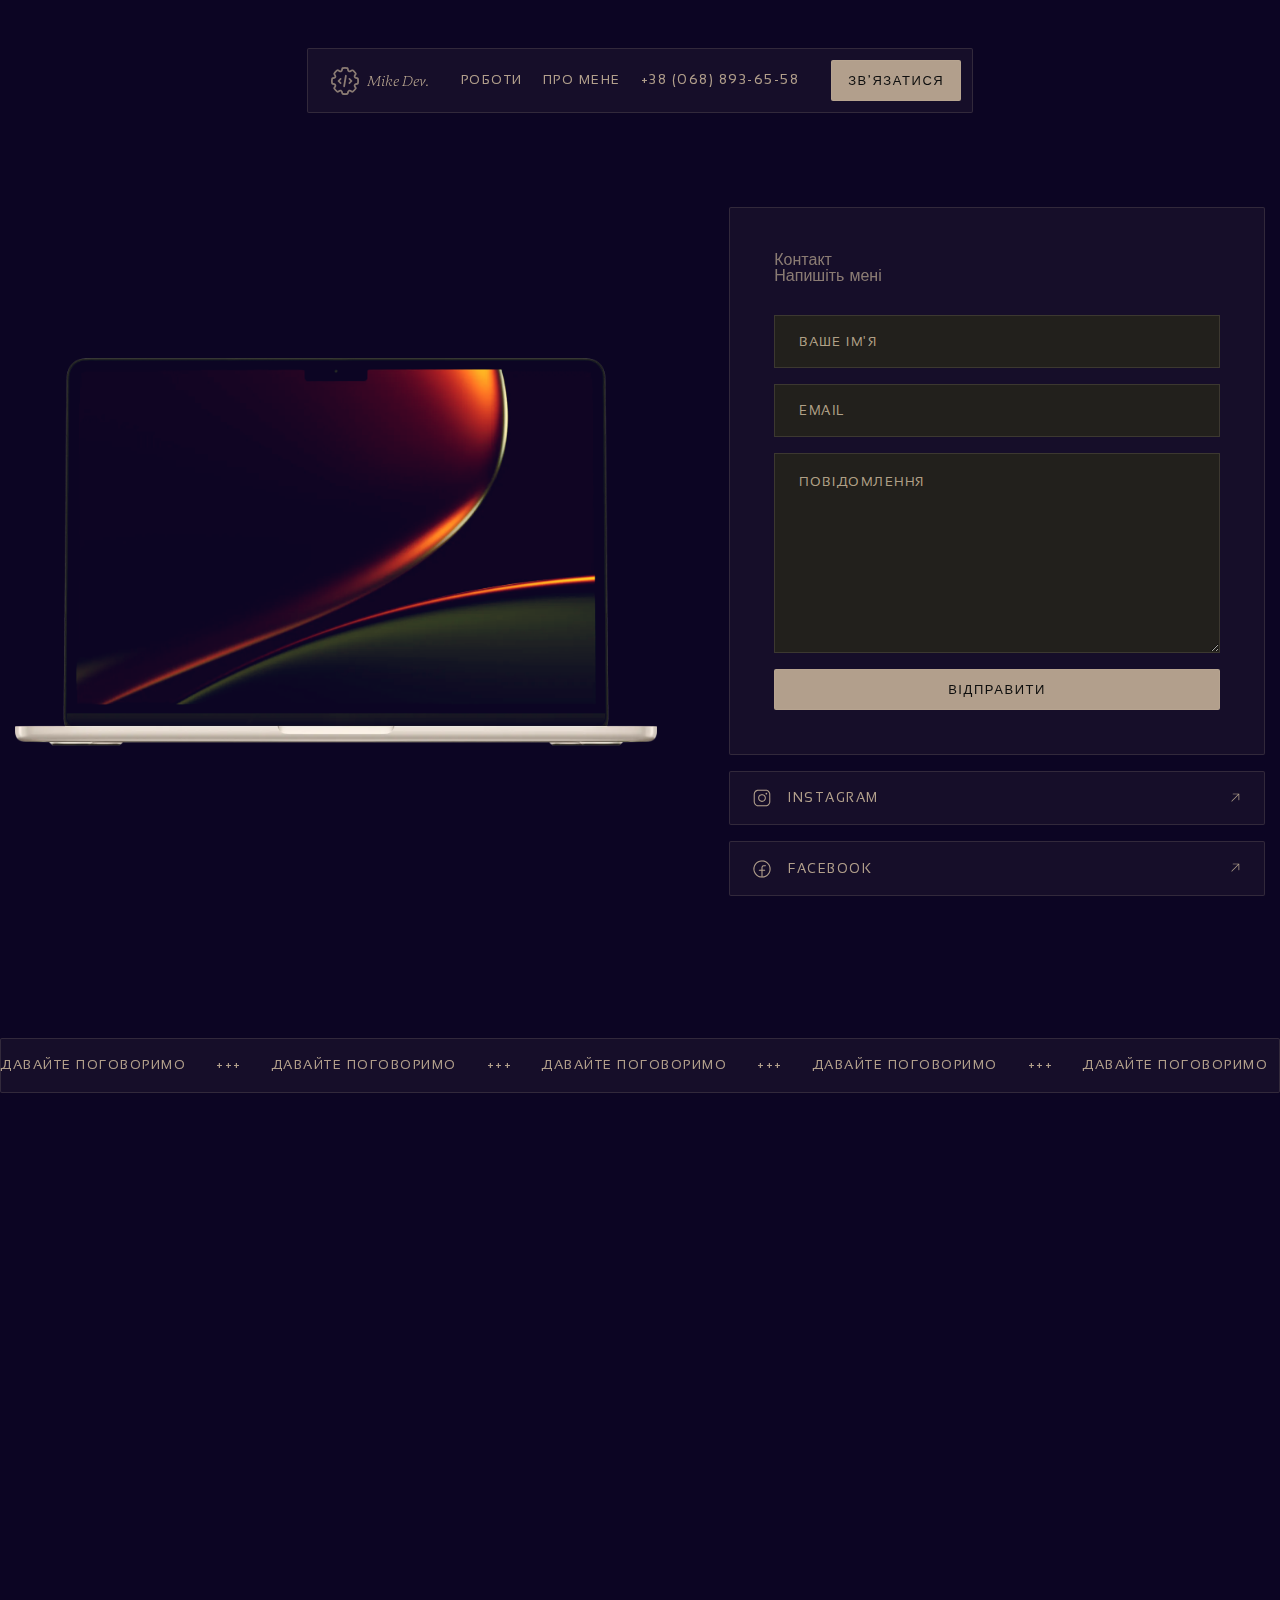
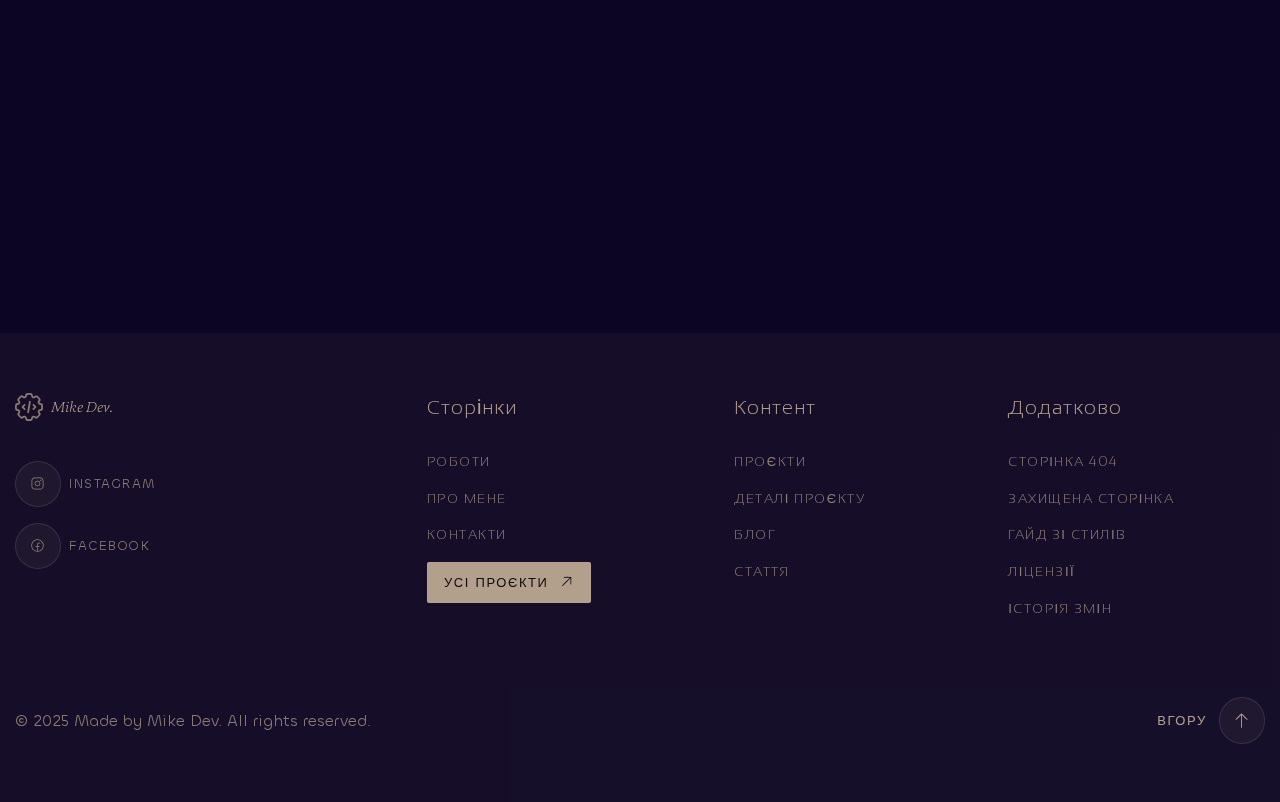
<file: contacts.html>
<!doctype html>
<html lang="uk">
	<head>
		<meta charset="UTF-8">
		<meta name="viewport" content="width=device-width, initial-scale=1.0">
		<link rel="preload" href="./assets/fonts/Satoshi-Regular.woff2" as="font" type="font/woff2" crossorigin="anonymous">
		<link rel="preload" href="./assets/fonts/Satoshi-Light.woff2" as="font" type="font/woff2" crossorigin="anonymous">
		<link rel="preload" href="./assets/fonts/Gambetta-LightItalic.woff2" as="font" type="font/woff2" crossorigin="anonymous">
		<link rel="preload" href="./assets/fonts/Chillax-Regular.woff2" as="font" type="font/woff2" crossorigin="anonymous">
		<link rel="preload" href="./assets/fonts/Chillax-Light.woff2" as="font" type="font/woff2" crossorigin="anonymous">
		<link rel="shortcut icon" href="./assets/img/favicon.ico">
		<title>Contacts</title>
		<script type="module" crossorigin="" src="./js/contacts.min.js?v=1768505147914"></script>
		<link rel="modulepreload" crossorigin="" href="./js/common.min.js?v=1768505147914">
		<link rel="modulepreload" crossorigin="" href="./js/main.min.js?v=1768505147914">
		<link rel="stylesheet" crossorigin="" href="./css/main.min.css?v=1768505147914">
		<link rel="stylesheet" crossorigin="" href="./css/contacts.min.css?v=1768505147914">
		<link rel="stylesheet" crossorigin="" href="./css/socialblocks.min.css?v=1768505147914">
	</head>
	<body>
		<div class="wrapper">
			<!-- @format -->
			<header data-fls-header="" data-fls-header-scroll="100" data-fls-header-scroll-show="1000" class="header">
				<div class="header__container">
					<div class="header__body">
						<a href="index.html" class="header__link-logo">
							<svg xmlns="http://www.w3.org/2000/svg" viewbox="0 0 512 512" class="header__logo-image">
								<path d="M 215 63 L 220 39 L 215 63 L 220 39 L 204 35 L 204 35 L 220 39 L 220 39 Q 220 36 222 35 Q 239 32 256 32 Q 273 32 290 35 Q 292 36 292 38 L 297 63 L 297 63 Q 303 85 323 93 L 323 93 L 323 93 L 324 94 L 324 94 L 324 94 L 324 94 Q 344 102 364 90 L 384 77 L 384 77 Q 386 75 388 75 Q 402 85 414 97 L 415 98 L 415 98 L 415 98 L 415 98 Q 427 110 437 124 Q 436 126 435 128 L 421 148 L 421 148 Q 410 168 418 188 L 418 188 L 418 188 L 419 189 L 419 189 L 419 189 L 419 189 Q 427 209 449 215 L 473 220 L 473 220 Q 476 220 477 222 Q 480 238 480 256 L 480 256 L 480 256 Q 480 273 477 290 Q 475 291 473 292 L 449 297 L 449 297 Q 427 303 419 323 L 419 323 L 419 323 L 418 324 L 418 324 L 418 324 L 418 324 Q 410 344 422 364 L 435 384 L 435 384 Q 437 386 437 388 Q 416 416 388 437 Q 386 436 384 435 L 364 422 L 364 422 Q 344 410 324 418 L 324 418 L 324 418 L 323 419 L 323 419 L 323 419 L 323 419 Q 303 427 297 449 L 292 473 L 292 473 Q 292 476 290 477 Q 274 480 256 480 Q 239 480 222 477 Q 220 476 220 473 L 215 449 L 215 449 Q 209 427 190 419 L 190 419 L 190 419 L 188 418 L 188 418 L 188 418 L 188 418 Q 168 410 149 422 L 128 435 L 128 435 Q 126 437 124 437 Q 96 416 75 388 Q 76 386 77 384 L 91 364 L 91 364 Q 102 344 94 324 L 94 324 L 94 324 L 93 323 L 93 323 L 93 323 L 93 323 Q 85 303 63 297 L 39 292 L 39 292 Q 36 292 35 290 Q 32 273 32 256 Q 32 239 35 222 Q 36 220 38 220 L 63 215 L 63 215 Q 85 209 93 190 L 93 190 L 93 190 L 94 188 L 94 188 L 94 188 L 94 188 Q 102 168 90 149 L 77 128 L 77 128 Q 75 126 75 124 Q 85 110 97 98 L 98 97 L 98 97 L 98 97 L 98 97 Q 110 85 124 75 Q 126 75 128 76 L 149 90 L 149 90 Q 168 102 188 94 L 188 94 L 188 94 L 190 93 L 190 93 L 190 93 L 190 93 Q 209 85 215 63 L 215 63 Z M 256 0 Q 234 0 213 4 Q 210 4 207 6 Q 192 15 188 32 L 184 57 L 184 57 Q 183 61 177 63 L 177 63 L 177 63 L 177 63 L 177 63 L 175 64 L 175 64 L 175 64 L 175 64 L 175 64 L 175 64 Q 170 66 166 64 L 146 50 L 146 50 Q 130 40 114 44 Q 111 45 108 47 Q 91 59 75 75 L 75 75 L 75 75 L 75 75 L 75 75 L 75 75 L 75 75 Q 59 91 47 108 Q 45 111 44 114 Q 40 130 50 145 L 64 166 L 64 166 Q 66 170 64 175 L 64 176 L 64 176 L 63 177 L 63 177 L 63 177 L 63 177 L 63 177 L 63 177 Q 61 183 57 184 L 32 189 L 32 189 Q 15 192 6 207 Q 4 210 4 213 Q 0 234 0 256 Q 0 278 4 299 Q 4 302 6 305 Q 15 320 32 324 L 57 329 L 57 329 Q 61 329 63 335 L 63 335 L 63 335 L 64 337 L 64 337 L 64 337 L 64 337 Q 66 342 64 346 L 50 367 L 50 367 Q 40 382 44 398 Q 45 401 47 404 Q 72 440 108 465 Q 111 467 114 468 Q 130 472 146 462 L 166 448 L 166 448 Q 170 446 176 448 L 176 448 L 176 448 L 177 449 L 177 449 L 177 449 L 177 449 Q 183 451 184 455 L 189 480 L 189 480 Q 193 497 207 506 Q 210 508 213 508 Q 234 512 256 512 Q 278 512 300 508 Q 303 508 305 506 Q 320 497 324 480 L 329 455 L 329 455 Q 329 451 335 449 L 335 449 L 335 449 L 337 448 L 337 448 L 337 448 L 337 448 Q 343 446 346 448 L 367 462 L 367 462 Q 382 472 398 468 Q 401 467 404 465 Q 440 440 465 404 Q 467 401 468 398 Q 472 382 462 367 L 448 346 L 448 346 Q 446 342 448 337 L 448 337 L 448 337 L 449 335 L 449 335 L 449 335 L 449 335 Q 451 329 455 328 L 480 324 L 480 324 L 477 308 L 477 308 L 480 324 L 480 324 Q 497 320 506 305 Q 508 302 508 299 Q 512 278 512 256 L 512 256 L 512 256 L 512 256 L 512 256 L 512 256 L 512 256 Q 512 234 508 212 Q 508 209 506 207 Q 497 192 480 188 L 455 183 L 455 183 Q 451 183 449 177 L 449 177 L 449 177 L 448 175 L 448 175 L 448 175 L 448 175 Q 446 169 448 166 L 462 146 L 462 146 Q 472 130 468 114 Q 467 111 465 108 Q 453 91 438 76 L 438 76 L 438 76 L 437 75 L 437 75 L 437 75 L 437 75 Q 421 59 404 47 Q 401 45 398 45 Q 382 41 367 50 L 346 64 L 346 64 Q 342 66 337 64 L 336 64 L 336 64 L 335 63 L 335 63 L 335 63 L 335 63 Q 329 61 328 56 L 323 32 L 323 32 Q 319 15 305 6 Q 302 4 299 4 Q 278 0 256 0 L 256 0 Z M 288 163 Q 289 148 275 144 Q 260 143 256 157 L 224 349 L 224 349 Q 223 364 237 368 Q 252 369 256 355 L 288 163 L 288 163 Z M 187 227 Q 197 216 187 205 Q 176 195 165 205 L 125 245 L 125 245 Q 115 256 125 267 L 165 307 L 165 307 Q 176 317 187 307 Q 197 296 187 285 L 159 256 L 159 256 L 187 227 L 187 227 Z M 347 205 Q 336 195 325 205 Q 315 216 325 227 L 353 256 L 353 256 L 325 285 L 325 285 Q 315 296 325 307 Q 336 317 347 307 L 387 267 L 387 267 Q 397 256 387 245 L 347 205 L 347 205 Z"></path>
							</svg>
							<div class="header__logo-text">Mike Dev.</div>
						</a>
						<div class="header__menu menu">
							<nav class="menu__body">
								<ul class="menu__list">
									<li class="menu__item">
										<a href="work" class="menu__link">Роботи</a>
									</li>
									<li class="menu__item">
										<a href="index" class="menu__link">Про мене</a>
									</li>
									<li class="menu__item">
										<a href="tel: +380688936558" class="menu__link">+38 (068) 893-65-58</a>
									</li>
								</ul>
							</nav>
						</div>
						<!--
<fetch url="@components/layout/menu/menu.json">
<each loop='item in response'>
</each>
</fetch>
-->
						<a href="contacts" data-fls-button="" class="header__button button button--lite">Зв’язатися</a>
						<button type="button" data-fls-menu="" class="icon-menu">
							<span></span>
						</button>
					</div>
				</div>
			</header>
			<!-- @format -->
			<main class="page page--contacts">
				<article class="contacts">
					<div class="contacts__container">
						<figure class="contacts__picture">
							<picture>
								<source media="(max-width: 600px)" srcset="./assets/img/work/form-600.webp" type="image/webp">
								<source media="(max-width: 1200px)" srcset="./assets/img/work/form-1200.webp" type="image/webp">
								<img alt="Arik" class="contacts__image" src="./assets/img/work/form.webp">
							</picture>
						</figure>
						<div class="contacts__body">
							<div class="contacts__form form-contacts">
								<div class="form-contacts__header">
									<div data-fls-label="" class="form-contacts__label">Контакт</div>
									<h1 data-fls-title="" class="form-contacts__title">Напишіть мені</h1>
								</div>
								<form data-fls-form="ajax" data-fls-form-popup="popup" method="post" action="/sendmail/index.php" class="form-contacts__body">
									<div class="form-contacts__line">
										<input data-fls-form-errtext="Name required" data-fls-input="" required type="text" placeholder="Ваше ім'я" name="name" class="form-contacts__input">
									</div>
									<div class="form-contacts__line">
										<input data-fls-form-errtext="E-mail error" data-fls-input="" required type="email" placeholder="Email" name="email" class="form-contacts__input">
									</div>
									<textarea data-fls-input="" data-fls-input-autoheight="" autocomplete="off" placeholder="Повідомлення" name="message" class="form-contacts__input"></textarea>
									<button type="submit" class="form-contacts__button button button--lite">Відправити</button>
								</form>
							</div>
							<ul data-fls-socialblocks="" class="contacts__social social-blocks">
								<li class="social-blocks__item">
									<a href="#" target="_blank" data-fls-border="" class="social-blocks__link social-blocks__link--icon-s-inst">Instagram</a>
								</li>
								<!--
<li class="social-blocks__item">
<a
href="#"
target="_blank"
data-fls-border
class="social-blocks__link social-blocks__link--icon-s-twit"
>Twitter</a
>
</li>
-->
								<li class="social-blocks__item">
									<a data-fls-border="" href="#" target="_blank" class="social-blocks__link social-blocks__link--icon-s-fb">Facebook</a>
								</li>
								<!--
<li class="social-blocks__item">
<a
href="#"
target="_blank"
data-fls-border
class="social-blocks__link social-blocks__link--icon-s-beh"
>Behance</a
>
</li>
-->
								<!--
<li class="social-blocks__item">
<a
href="#"
target="_blank"
data-fls-border
class="social-blocks__link social-blocks__link--icon-s-drb"
>Dribble</a
>
</li>
-->
								<!--
<li class="social-blocks__item">
<a
href="#"
target="_blank"
data-fls-border
class="social-blocks__link social-blocks__link--icon-s-pint"
>Pinterest</a
>
</li>
-->
							</ul>
						</div>
					</div>
				</article>
			</main>
			<!-- @format -->
			<aside data-fls-letstalk="" class="lets-talk">
				<div data-fls-border="" data-fls-marquee="" data-fls-marquee-speed="100" class="lets-talk__line line-talk">
					<div class="line-talk__item">Давайте поговоримо</div>
					<div class="line-talk__item">+++</div>
				</div>
				<section class="lets-talk__body">
					<div class="lets-talk__container">
						<div data-fls-blockhead="" class="blockhead blockhead--gap-8">
							<span data-fls-watcher="" data-fls-watcher-once="" class="blockhead__label">Є якийсь проєкт на думці?</span>
							<h2 data-fls-watcher="" data-fls-watcher-once="" class="blockhead__title">
								Створимо разом
								<span>сайт під ваші цілі та задачі</span>
							</h2>
							<div data-fls-watcher="" data-fls-watcher-once="" class="blockhead__text">
								<p>
									Сучасний вебдизайн, Webflow-розробка та SEO-оптимізація для
            зростання і впізнаваності вашого бізнесу.
								</p>
							</div>
							<div data-fls-watcher="" data-fls-watcher-once="" class="blockhead__footer">
								<a href="contacts.html" data-fls-button="" class="blockhead__button button button--icon button--lite button--icon-arrow button--arrow-ru">Зв’язатися</a>
							</div>
						</div>
					</div>
				</section>
			</aside>
			<!-- @format -->
			<footer data-fls-footer="" class="footer">
				<div class="footer__container">
					<div class="footer__body body-footer">
						<div class="body-footer__content content-footer">
							<div class="content-footer__logo">
								<svg xmlns="http://www.w3.org/2000/svg" viewbox="0 0 512 512" class="header__logo-image">
									<path d="M 215 63 L 220 39 L 215 63 L 220 39 L 204 35 L 204 35 L 220 39 L 220 39 Q 220 36 222 35 Q 239 32 256 32 Q 273 32 290 35 Q 292 36 292 38 L 297 63 L 297 63 Q 303 85 323 93 L 323 93 L 323 93 L 324 94 L 324 94 L 324 94 L 324 94 Q 344 102 364 90 L 384 77 L 384 77 Q 386 75 388 75 Q 402 85 414 97 L 415 98 L 415 98 L 415 98 L 415 98 Q 427 110 437 124 Q 436 126 435 128 L 421 148 L 421 148 Q 410 168 418 188 L 418 188 L 418 188 L 419 189 L 419 189 L 419 189 L 419 189 Q 427 209 449 215 L 473 220 L 473 220 Q 476 220 477 222 Q 480 238 480 256 L 480 256 L 480 256 Q 480 273 477 290 Q 475 291 473 292 L 449 297 L 449 297 Q 427 303 419 323 L 419 323 L 419 323 L 418 324 L 418 324 L 418 324 L 418 324 Q 410 344 422 364 L 435 384 L 435 384 Q 437 386 437 388 Q 416 416 388 437 Q 386 436 384 435 L 364 422 L 364 422 Q 344 410 324 418 L 324 418 L 324 418 L 323 419 L 323 419 L 323 419 L 323 419 Q 303 427 297 449 L 292 473 L 292 473 Q 292 476 290 477 Q 274 480 256 480 Q 239 480 222 477 Q 220 476 220 473 L 215 449 L 215 449 Q 209 427 190 419 L 190 419 L 190 419 L 188 418 L 188 418 L 188 418 L 188 418 Q 168 410 149 422 L 128 435 L 128 435 Q 126 437 124 437 Q 96 416 75 388 Q 76 386 77 384 L 91 364 L 91 364 Q 102 344 94 324 L 94 324 L 94 324 L 93 323 L 93 323 L 93 323 L 93 323 Q 85 303 63 297 L 39 292 L 39 292 Q 36 292 35 290 Q 32 273 32 256 Q 32 239 35 222 Q 36 220 38 220 L 63 215 L 63 215 Q 85 209 93 190 L 93 190 L 93 190 L 94 188 L 94 188 L 94 188 L 94 188 Q 102 168 90 149 L 77 128 L 77 128 Q 75 126 75 124 Q 85 110 97 98 L 98 97 L 98 97 L 98 97 L 98 97 Q 110 85 124 75 Q 126 75 128 76 L 149 90 L 149 90 Q 168 102 188 94 L 188 94 L 188 94 L 190 93 L 190 93 L 190 93 L 190 93 Q 209 85 215 63 L 215 63 Z M 256 0 Q 234 0 213 4 Q 210 4 207 6 Q 192 15 188 32 L 184 57 L 184 57 Q 183 61 177 63 L 177 63 L 177 63 L 177 63 L 177 63 L 175 64 L 175 64 L 175 64 L 175 64 L 175 64 L 175 64 Q 170 66 166 64 L 146 50 L 146 50 Q 130 40 114 44 Q 111 45 108 47 Q 91 59 75 75 L 75 75 L 75 75 L 75 75 L 75 75 L 75 75 L 75 75 Q 59 91 47 108 Q 45 111 44 114 Q 40 130 50 145 L 64 166 L 64 166 Q 66 170 64 175 L 64 176 L 64 176 L 63 177 L 63 177 L 63 177 L 63 177 L 63 177 L 63 177 Q 61 183 57 184 L 32 189 L 32 189 Q 15 192 6 207 Q 4 210 4 213 Q 0 234 0 256 Q 0 278 4 299 Q 4 302 6 305 Q 15 320 32 324 L 57 329 L 57 329 Q 61 329 63 335 L 63 335 L 63 335 L 64 337 L 64 337 L 64 337 L 64 337 Q 66 342 64 346 L 50 367 L 50 367 Q 40 382 44 398 Q 45 401 47 404 Q 72 440 108 465 Q 111 467 114 468 Q 130 472 146 462 L 166 448 L 166 448 Q 170 446 176 448 L 176 448 L 176 448 L 177 449 L 177 449 L 177 449 L 177 449 Q 183 451 184 455 L 189 480 L 189 480 Q 193 497 207 506 Q 210 508 213 508 Q 234 512 256 512 Q 278 512 300 508 Q 303 508 305 506 Q 320 497 324 480 L 329 455 L 329 455 Q 329 451 335 449 L 335 449 L 335 449 L 337 448 L 337 448 L 337 448 L 337 448 Q 343 446 346 448 L 367 462 L 367 462 Q 382 472 398 468 Q 401 467 404 465 Q 440 440 465 404 Q 467 401 468 398 Q 472 382 462 367 L 448 346 L 448 346 Q 446 342 448 337 L 448 337 L 448 337 L 449 335 L 449 335 L 449 335 L 449 335 Q 451 329 455 328 L 480 324 L 480 324 L 477 308 L 477 308 L 480 324 L 480 324 Q 497 320 506 305 Q 508 302 508 299 Q 512 278 512 256 L 512 256 L 512 256 L 512 256 L 512 256 L 512 256 L 512 256 Q 512 234 508 212 Q 508 209 506 207 Q 497 192 480 188 L 455 183 L 455 183 Q 451 183 449 177 L 449 177 L 449 177 L 448 175 L 448 175 L 448 175 L 448 175 Q 446 169 448 166 L 462 146 L 462 146 Q 472 130 468 114 Q 467 111 465 108 Q 453 91 438 76 L 438 76 L 438 76 L 437 75 L 437 75 L 437 75 L 437 75 Q 421 59 404 47 Q 401 45 398 45 Q 382 41 367 50 L 346 64 L 346 64 Q 342 66 337 64 L 336 64 L 336 64 L 335 63 L 335 63 L 335 63 L 335 63 Q 329 61 328 56 L 323 32 L 323 32 Q 319 15 305 6 Q 302 4 299 4 Q 278 0 256 0 L 256 0 Z M 288 163 Q 289 148 275 144 Q 260 143 256 157 L 224 349 L 224 349 Q 223 364 237 368 Q 252 369 256 355 L 288 163 L 288 163 Z M 187 227 Q 197 216 187 205 Q 176 195 165 205 L 125 245 L 125 245 Q 115 256 125 267 L 165 307 L 165 307 Q 176 317 187 307 Q 197 296 187 285 L 159 256 L 159 256 L 187 227 L 187 227 Z M 347 205 Q 336 195 325 205 Q 315 216 325 227 L 353 256 L 353 256 L 325 285 L 325 285 Q 315 296 325 307 Q 336 317 347 307 L 387 267 L 387 267 Q 397 256 387 245 L 347 205 L 347 205 Z"></path>
								</svg>
								<div class="content-footer__logo-text">Mike Dev.</div>
							</div>
							<ul data-fls-social="" class="content-footer__social social social--text">
								<li class="social__item">
									<a href="#" target="_blank" class="social__link social__link--icon-s-inst">Instagram</a>
								</li>
								<li class="social-blocks__item">
									<a data-fls-social="" href="#" target="_blank" class="social__link social__link--icon-s-fb">Facebook</a>
								</li>
								<!--
<li class="social__item">
<a
href="#"
target="_blank"
class="social__link social__link--icon-s-twit"
>Twitter</a
>
</li>
-->
								<!--
<li class="social__item">
<a
href="#"
target="_blank"
class="social__link social__link--icon-s-drb"
>Dribbble</a
>
</li>
<li class="social__item">
<a
href="#"
target="_blank"
class="social__link social__link--icon-s-beh"
>Behance</a
>
</li>
-->
							</ul>
						</div>
						<div data-fls-spollers="500" class="body-footer__menus">
							<details class="body-footer__menu">
								<summary>
									<h5 class="body-footer__title">Сторінки</h5>
								</summary>
								<ul class="body-footer__list">
									<!--
<li class="body-footer__item">
<a href="#" class="body-footer__link">Home</a>
</li>
-->
									<li class="body-footer__item">
										<a href="work.html" class="body-footer__link">Роботи</a>
									</li>
									<li class="body-footer__item">
										<a href="index.html" class="body-footer__link">Про мене</a>
									</li>
									<li class="body-footer__item">
										<a href="contacts.html" class="body-footer__link">Контакти</a>
									</li>
									<li class="body-footer__item">
										<a href="work.html" data-fls-button="" class="body-footer__button button button--icon button--lite button--icon-arrow button--arrow-ru">Усі проєкти</a>
									</li>
								</ul>
							</details>
							<details class="body-footer__menu">
								<summary>
									<h5 class="body-footer__title">Контент</h5>
								</summary>
								<ul class="body-footer__list">
									<li class="body-footer__item">
										<a href="#" class="body-footer__link">Проєкти</a>
									</li>
									<li class="body-footer__item">
										<a href="#" class="body-footer__link">Деталі проєкту</a>
									</li>
									<li class="body-footer__item">
										<a href="#" class="body-footer__link">Блог</a>
									</li>
									<li class="body-footer__item">
										<a href="#" class="body-footer__link">Стаття</a>
									</li>
								</ul>
							</details>
							<details class="body-footer__menu">
								<summary>
									<h5 class="body-footer__title">Додатково</h5>
								</summary>
								<ul class="body-footer__list">
									<li class="body-footer__item">
										<a href="#" class="body-footer__link">Сторінка 404</a>
									</li>
									<li class="body-footer__item">
										<a href="#" class="body-footer__link">Захищена сторінка</a>
									</li>
									<li class="body-footer__item">
										<a href="#" class="body-footer__link">Гайд зі стилів</a>
									</li>
									<li class="body-footer__item">
										<a href="#" class="body-footer__link">Ліцензії</a>
									</li>
									<li class="body-footer__item">
										<a href="#" class="body-footer__link">Історія змін</a>
									</li>
								</ul>
							</details>
						</div>
					</div>
					<div class="footer__bottom bottom-footer">
						<div class="bottom-footer__copy">© 2025 Made by Mike Dev. All rights reserved.</div>
						<a href="#" data-fls-scrollto="main" data-fls-button="" class="bottom-footer__button button button--text button--text-big button--text-rev button--icon-arrow">Вгору</a>
					</div>
				</div>
			</footer>
		</div>
		<div data-fls-popup="popup" aria-hidden="true" class="popup">
			<div data-fls-popup-wrapper="" class="popup__wrapper">
				<div data-fls-popup-body="" class="popup__body">
					<button data-fls-popup-close="" type="button" class="popup__close">
						<svg width="23" height="23" viewbox="0 0 23 23" fill="none" xmlns="http://www.w3.org/2000/svg">
							<path opacity="0.850056" d="M1.73333 1.48883L21.5469 21.0288" stroke="#979797" stroke-linecap="square"></path>
							<path opacity="0.850056" d="M21.2667 1.48883L1.45309 21.0288" stroke="#979797" stroke-linecap="square"></path>
						</svg>
					</button>
					<div data-fls-popup-content="" class="popup__text">Your message has been sent.</div>
				</div>
			</div>
		</div>
	</body>
</html>
</file>
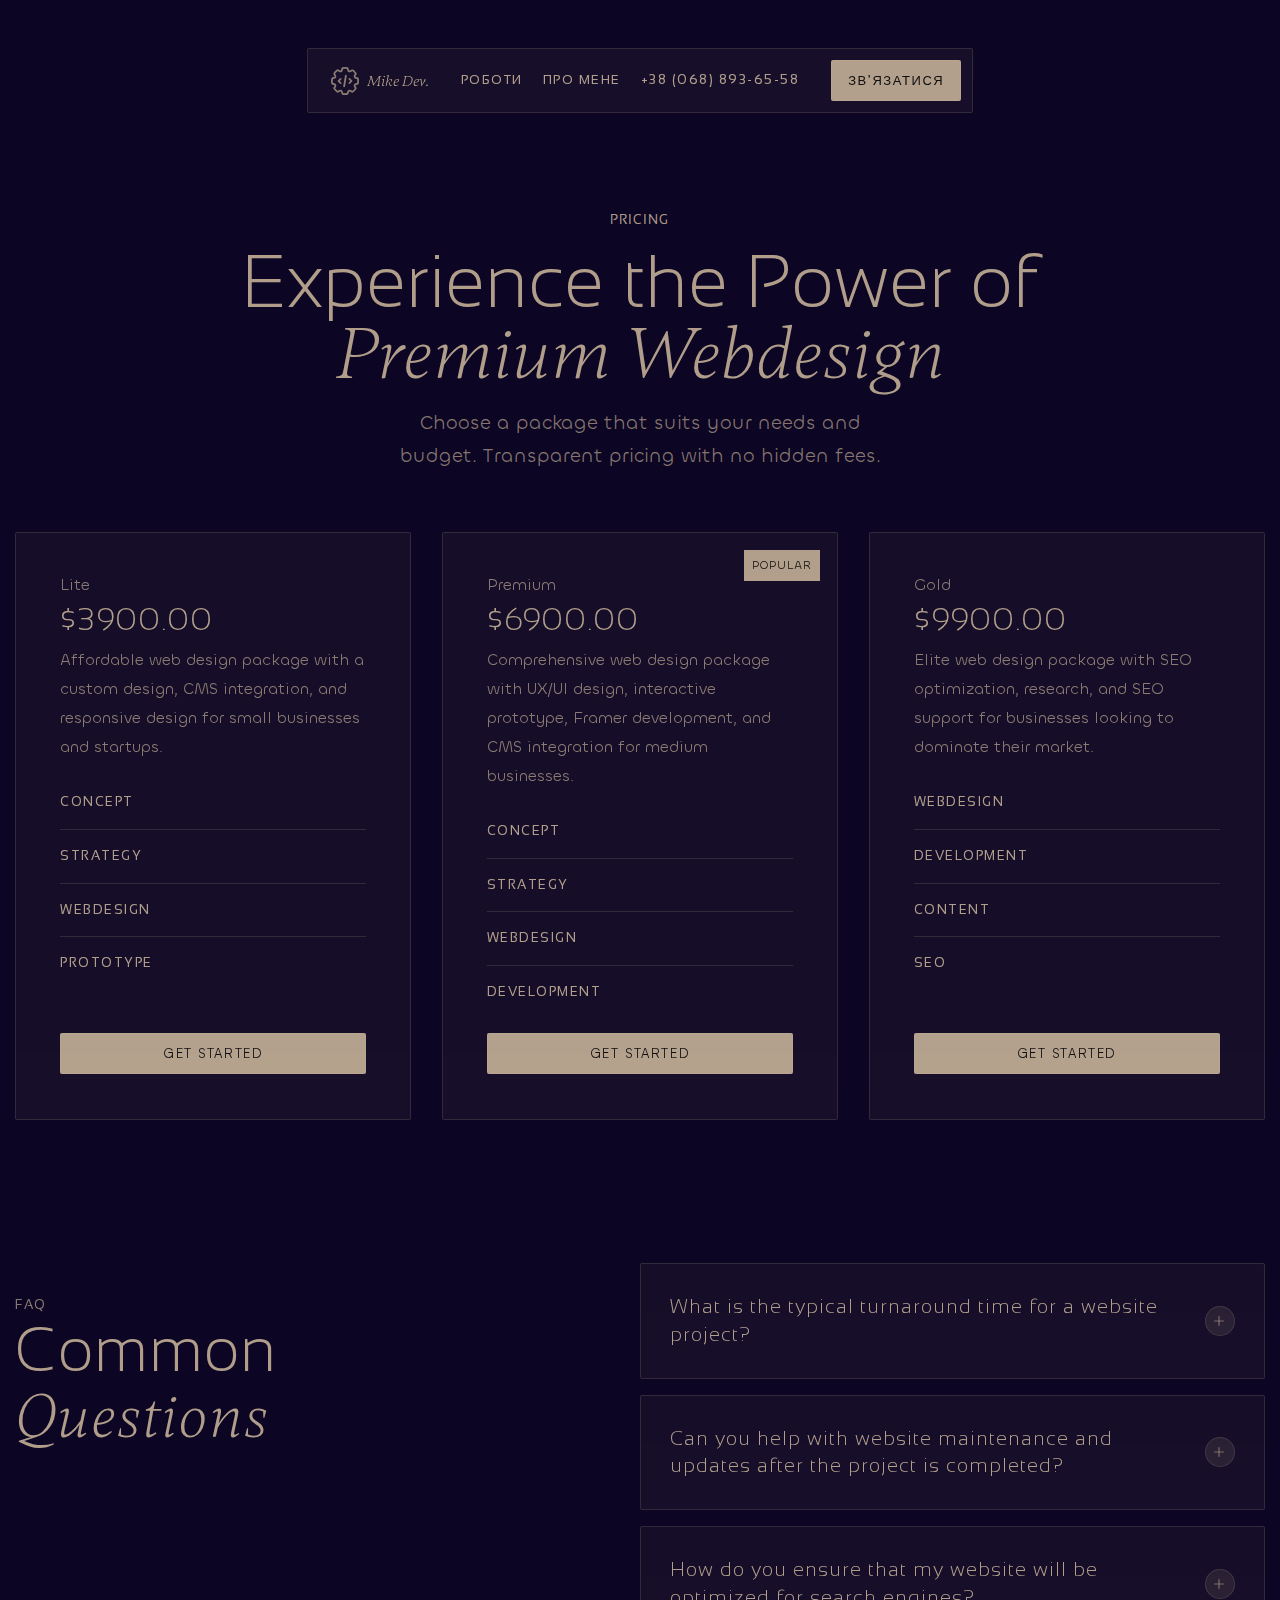
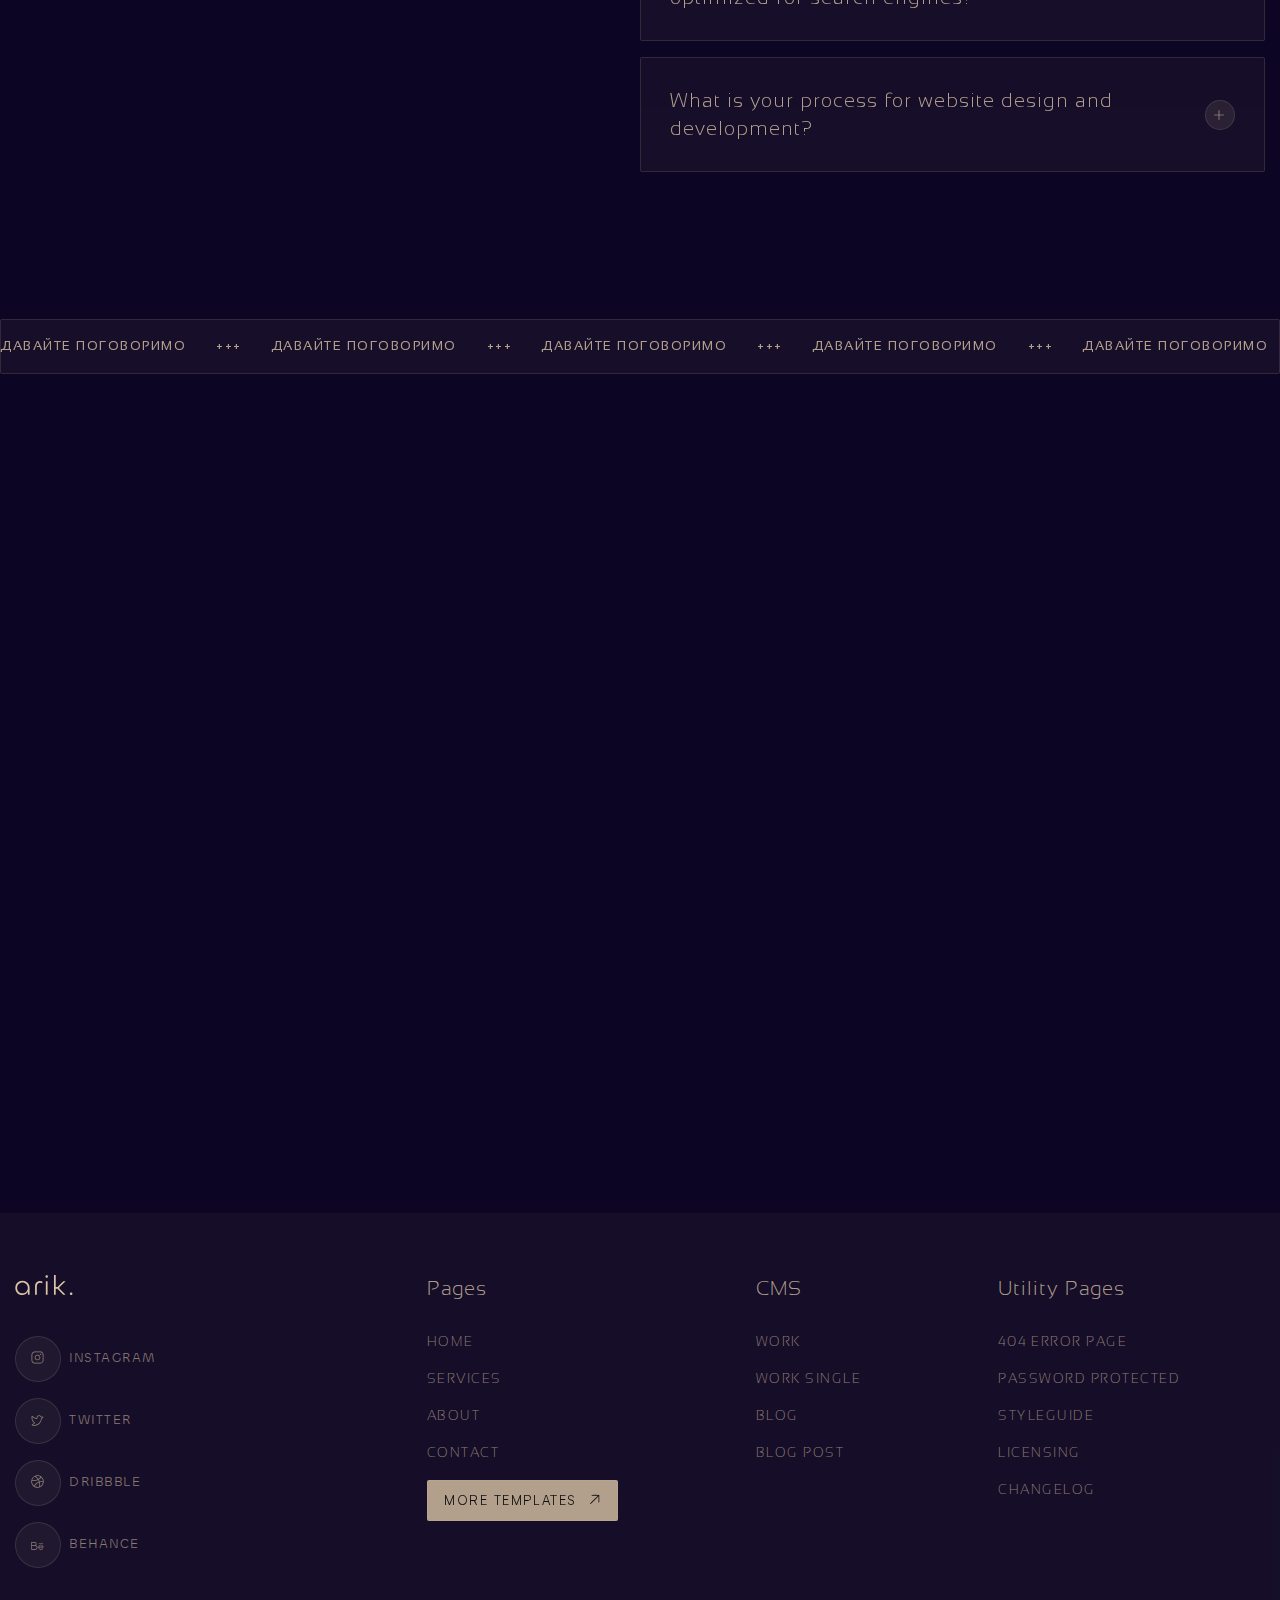
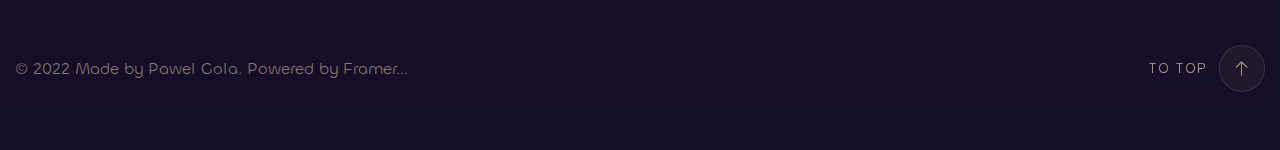
<file: pricing.html>
<!-- @format -->
<!doctype html>
<html lang="en">
	<head>
		<meta charset="UTF-8">
		<meta name="viewport" content="width=device-width, initial-scale=1.0">
		<link rel="preload" href="./assets/fonts/Satoshi-Regular.woff2" as="font" type="font/woff2" crossorigin="anonymous">
		<link rel="preload" href="./assets/fonts/Satoshi-Light.woff2" as="font" type="font/woff2" crossorigin="anonymous">
		<link rel="preload" href="./assets/fonts/Gambetta-LightItalic.woff2" as="font" type="font/woff2" crossorigin="anonymous">
		<link rel="preload" href="./assets/fonts/Chillax-Regular.woff2" as="font" type="font/woff2" crossorigin="anonymous">
		<link rel="preload" href="./assets/fonts/Chillax-Light.woff2" as="font" type="font/woff2" crossorigin="anonymous">
		<link rel="shortcut icon" href="./assets/img/favicon.ico">
		<title>Pricing</title>
		<script type="module" crossorigin="" src="./js/common.min.js?v=1768480332338"></script>
		<script type="module" crossorigin="" src="./js/main.min.js?v=1768480332338"></script>
		<link rel="stylesheet" crossorigin="" href="./css/main.min.css?v=1768480332338">
		<link rel="stylesheet" crossorigin="" href="./css/pricing.min.css?v=1768480332338">
		<link rel="stylesheet" crossorigin="" href="./css/label.min.css?v=1768480332338">
	</head>
	<body>
		<div class="wrapper">
			<!-- @format -->
			<header data-fls-header="" data-fls-header-scroll="100" data-fls-header-scroll-show="1000" class="header">
				<div class="header__container">
					<div class="header__body">
						<div class="header__logo">
							<svg xmlns="http://www.w3.org/2000/svg" viewbox="0 0 512 512" class="header__logo-image">
								<path d="M 215 63 L 220 39 L 215 63 L 220 39 L 204 35 L 204 35 L 220 39 L 220 39 Q 220 36 222 35 Q 239 32 256 32 Q 273 32 290 35 Q 292 36 292 38 L 297 63 L 297 63 Q 303 85 323 93 L 323 93 L 323 93 L 324 94 L 324 94 L 324 94 L 324 94 Q 344 102 364 90 L 384 77 L 384 77 Q 386 75 388 75 Q 402 85 414 97 L 415 98 L 415 98 L 415 98 L 415 98 Q 427 110 437 124 Q 436 126 435 128 L 421 148 L 421 148 Q 410 168 418 188 L 418 188 L 418 188 L 419 189 L 419 189 L 419 189 L 419 189 Q 427 209 449 215 L 473 220 L 473 220 Q 476 220 477 222 Q 480 238 480 256 L 480 256 L 480 256 Q 480 273 477 290 Q 475 291 473 292 L 449 297 L 449 297 Q 427 303 419 323 L 419 323 L 419 323 L 418 324 L 418 324 L 418 324 L 418 324 Q 410 344 422 364 L 435 384 L 435 384 Q 437 386 437 388 Q 416 416 388 437 Q 386 436 384 435 L 364 422 L 364 422 Q 344 410 324 418 L 324 418 L 324 418 L 323 419 L 323 419 L 323 419 L 323 419 Q 303 427 297 449 L 292 473 L 292 473 Q 292 476 290 477 Q 274 480 256 480 Q 239 480 222 477 Q 220 476 220 473 L 215 449 L 215 449 Q 209 427 190 419 L 190 419 L 190 419 L 188 418 L 188 418 L 188 418 L 188 418 Q 168 410 149 422 L 128 435 L 128 435 Q 126 437 124 437 Q 96 416 75 388 Q 76 386 77 384 L 91 364 L 91 364 Q 102 344 94 324 L 94 324 L 94 324 L 93 323 L 93 323 L 93 323 L 93 323 Q 85 303 63 297 L 39 292 L 39 292 Q 36 292 35 290 Q 32 273 32 256 Q 32 239 35 222 Q 36 220 38 220 L 63 215 L 63 215 Q 85 209 93 190 L 93 190 L 93 190 L 94 188 L 94 188 L 94 188 L 94 188 Q 102 168 90 149 L 77 128 L 77 128 Q 75 126 75 124 Q 85 110 97 98 L 98 97 L 98 97 L 98 97 L 98 97 Q 110 85 124 75 Q 126 75 128 76 L 149 90 L 149 90 Q 168 102 188 94 L 188 94 L 188 94 L 190 93 L 190 93 L 190 93 L 190 93 Q 209 85 215 63 L 215 63 Z M 256 0 Q 234 0 213 4 Q 210 4 207 6 Q 192 15 188 32 L 184 57 L 184 57 Q 183 61 177 63 L 177 63 L 177 63 L 177 63 L 177 63 L 175 64 L 175 64 L 175 64 L 175 64 L 175 64 L 175 64 Q 170 66 166 64 L 146 50 L 146 50 Q 130 40 114 44 Q 111 45 108 47 Q 91 59 75 75 L 75 75 L 75 75 L 75 75 L 75 75 L 75 75 L 75 75 Q 59 91 47 108 Q 45 111 44 114 Q 40 130 50 145 L 64 166 L 64 166 Q 66 170 64 175 L 64 176 L 64 176 L 63 177 L 63 177 L 63 177 L 63 177 L 63 177 L 63 177 Q 61 183 57 184 L 32 189 L 32 189 Q 15 192 6 207 Q 4 210 4 213 Q 0 234 0 256 Q 0 278 4 299 Q 4 302 6 305 Q 15 320 32 324 L 57 329 L 57 329 Q 61 329 63 335 L 63 335 L 63 335 L 64 337 L 64 337 L 64 337 L 64 337 Q 66 342 64 346 L 50 367 L 50 367 Q 40 382 44 398 Q 45 401 47 404 Q 72 440 108 465 Q 111 467 114 468 Q 130 472 146 462 L 166 448 L 166 448 Q 170 446 176 448 L 176 448 L 176 448 L 177 449 L 177 449 L 177 449 L 177 449 Q 183 451 184 455 L 189 480 L 189 480 Q 193 497 207 506 Q 210 508 213 508 Q 234 512 256 512 Q 278 512 300 508 Q 303 508 305 506 Q 320 497 324 480 L 329 455 L 329 455 Q 329 451 335 449 L 335 449 L 335 449 L 337 448 L 337 448 L 337 448 L 337 448 Q 343 446 346 448 L 367 462 L 367 462 Q 382 472 398 468 Q 401 467 404 465 Q 440 440 465 404 Q 467 401 468 398 Q 472 382 462 367 L 448 346 L 448 346 Q 446 342 448 337 L 448 337 L 448 337 L 449 335 L 449 335 L 449 335 L 449 335 Q 451 329 455 328 L 480 324 L 480 324 L 477 308 L 477 308 L 480 324 L 480 324 Q 497 320 506 305 Q 508 302 508 299 Q 512 278 512 256 L 512 256 L 512 256 L 512 256 L 512 256 L 512 256 L 512 256 Q 512 234 508 212 Q 508 209 506 207 Q 497 192 480 188 L 455 183 L 455 183 Q 451 183 449 177 L 449 177 L 449 177 L 448 175 L 448 175 L 448 175 L 448 175 Q 446 169 448 166 L 462 146 L 462 146 Q 472 130 468 114 Q 467 111 465 108 Q 453 91 438 76 L 438 76 L 438 76 L 437 75 L 437 75 L 437 75 L 437 75 Q 421 59 404 47 Q 401 45 398 45 Q 382 41 367 50 L 346 64 L 346 64 Q 342 66 337 64 L 336 64 L 336 64 L 335 63 L 335 63 L 335 63 L 335 63 Q 329 61 328 56 L 323 32 L 323 32 Q 319 15 305 6 Q 302 4 299 4 Q 278 0 256 0 L 256 0 Z M 288 163 Q 289 148 275 144 Q 260 143 256 157 L 224 349 L 224 349 Q 223 364 237 368 Q 252 369 256 355 L 288 163 L 288 163 Z M 187 227 Q 197 216 187 205 Q 176 195 165 205 L 125 245 L 125 245 Q 115 256 125 267 L 165 307 L 165 307 Q 176 317 187 307 Q 197 296 187 285 L 159 256 L 159 256 L 187 227 L 187 227 Z M 347 205 Q 336 195 325 205 Q 315 216 325 227 L 353 256 L 353 256 L 325 285 L 325 285 Q 315 296 325 307 Q 336 317 347 307 L 387 267 L 387 267 Q 397 256 387 245 L 347 205 L 347 205 Z"></path>
							</svg>
							<div class="header__logo-text">Mike Dev.</div>
						</div>
						<div class="header__menu menu">
							<nav class="menu__body">
								<ul class="menu__list">
									<li class="menu__item">
										<a href="work" class="menu__link">Роботи</a>
									</li>
									<li class="menu__item">
										<a href="about" class="menu__link">Про мене</a>
									</li>
									<li class="menu__item">
										<a href="tel: +380688936558" class="menu__link">+38 (068) 893-65-58</a>
									</li>
								</ul>
							</nav>
						</div>
						<!--
<fetch url="@components/layout/menu/menu.json">
<each loop='item in response'>
</each>
</fetch>
-->
						<a href="contacts" data-fls-button="" class="header__button button button--lite">Зв’язатися</a>
						<button type="button" data-fls-menu="" class="icon-menu">
							<span></span>
						</button>
					</div>
				</div>
			</header>
			<!-- @format -->
			<main class="pricing">
				<div class="pricing__container">
					<div data-fls-blockhead="" class="pricing__blockhead blockhead">
						<span class="blockhead__label">Pricing</span>
						<h1 class="blockhead__title blockhead__title--size-80">
							Experience the Power of
							<span>Premium Webdesign</span>
						</h1>
						<div class="blockhead__text">
							<p>
								Choose a package that suits your needs and budget. Transparent pricing
          with no hidden fees.
							</p>
						</div>
					</div>
					<div class="pricing__items">
						<article data-fls-border="" class="pricing__item item-pricing">
							<div class="item-pricing__header">
								<h4 class="item-pricing__title">Lite</h4>
								<div class="item-pricing__value">$3900.00</div>
								<div class="item-pricing__text">
									<p>
										Affordable web design package with a custom design, CMS
              integration, and responsive design for small businesses and
              startups.
									</p>
								</div>
							</div>
							<ul data-fls-label="" class="item-pricing__services">
								<li class="item-pricing__service">Concept</li>
								<li class="item-pricing__service">Strategy</li>
								<li class="item-pricing__service">WebDesign</li>
								<li class="item-pricing__service">Prototype</li>
							</ul>
							<a href="#" class="item-pricing__button button button--lite">Get Started</a>
						</article>
						<article data-fls-border="" class="pricing__item item-pricing">
							<div class="item-pricing__popular">Popular</div>
							<div class="item-pricing__header">
								<h4 class="item-pricing__title">Premium</h4>
								<div class="item-pricing__value">$6900.00</div>
								<div class="item-pricing__text">
									<p>
										Comprehensive web design package with UX/UI design, interactive
              prototype, Framer development, and CMS integration for medium
              businesses.
									</p>
								</div>
							</div>
							<ul data-fls-label="" class="item-pricing__services">
								<li class="item-pricing__service">Concept</li>
								<li class="item-pricing__service">Strategy</li>
								<li class="item-pricing__service">WebDesign</li>
								<li class="item-pricing__service">Development</li>
							</ul>
							<a href="#" class="item-pricing__button button button--lite">Get Started</a>
						</article>
						<article data-fls-border="" class="pricing__item item-pricing">
							<div class="item-pricing__header">
								<h4 class="item-pricing__title">Gold</h4>
								<div class="item-pricing__value">$9900.00</div>
								<div class="item-pricing__text">
									<p>
										Elite web design package with SEO optimization, research, and SEO
              support for businesses looking to dominate their market.
									</p>
								</div>
							</div>
							<ul data-fls-label="" class="item-pricing__services">
								<li class="item-pricing__service">WebDesign</li>
								<li class="item-pricing__service">Development</li>
								<li class="item-pricing__service">Content</li>
								<li class="item-pricing__service">SEO</li>
							</ul>
							<a href="#" class="item-pricing__button button button--lite">Get Started</a>
						</article>
					</div>
					<div class="pricing__faq faq-pricing">
						<div class="faq-pricing__header">
							<div data-fls-label="" class="faq-pricing__label">FAQ</div>
							<h2 class="faq-pricing__title">
								Common
								<span>Questions</span>
							</h2>
						</div>
						<div data-fls-spollers="" class="faq-pricing__items">
							<details data-fls-border="" class="faq-pricing__item">
								<summary class="faq-pricing__caption faq-pricing__caption--icon-plus">What is the typical turnaround time for a website project?</summary>
								<div class="faq-pricing__body">
									<p>
										The timeline for a website project can vary depending on the
            complexity of the project and the specific requirements of the
            client. However, we work closely with our clients to establish a
            timeline that works for everyone and strive to deliver projects in a
            timely and efficient manner.
									</p>
								</div>
							</details>
							<details data-fls-border="" class="faq-pricing__item">
								<summary class="faq-pricing__caption faq-pricing__caption--icon-plus">
									Can you help with website maintenance and updates after the project is completed?
								</summary>
								<div class="faq-pricing__body">
									<p>
										The timeline for a website project can vary depending on the
            complexity of the project and the specific requirements of the
            client. However, we work closely with our clients to establish a
            timeline that works for everyone and strive to deliver projects in a
            timely and efficient manner.
									</p>
								</div>
							</details>
							<details data-fls-border="" class="faq-pricing__item">
								<summary class="faq-pricing__caption faq-pricing__caption--icon-plus">How do you ensure that my website will be optimized for search engines?</summary>
								<div class="faq-pricing__body">
									<p>
										The timeline for a website project can vary depending on the
            complexity of the project and the specific requirements of the
            client. However, we work closely with our clients to establish a
            timeline that works for everyone and strive to deliver projects in a
            timely and efficient manner.
									</p>
								</div>
							</details>
							<details data-fls-border="" class="faq-pricing__item">
								<summary class="faq-pricing__caption faq-pricing__caption--icon-plus">What is your process for website design and development?</summary>
								<div class="faq-pricing__body">
									The timeline for a website project can vary depending on the
            complexity of the project and the specific requirements of the
            client. However, we work closely with our clients to establish a
            timeline that works for everyone and strive to deliver projects in a
            timely and efficient manner.
								</div>
							</details>
						</div>
					</div>
				</div>
			</main>
			<!-- @format -->
			<aside data-fls-letstalk="" class="lets-talk">
				<div data-fls-border="" data-fls-marquee="" data-fls-marquee-speed="100" class="lets-talk__line line-talk">
					<div class="line-talk__item">Давайте поговоримо</div>
					<div class="line-talk__item">+++</div>
				</div>
				<section class="lets-talk__body">
					<div class="lets-talk__container">
						<div data-fls-blockhead="" class="blockhead blockhead--gap-8">
							<span data-fls-watcher="" data-fls-watcher-once="" class="blockhead__label">Є якийсь проєкт на думці?</span>
							<h2 data-fls-watcher="" data-fls-watcher-once="" class="blockhead__title">
								Створимо разом
								<span>сайт під ваші цілі та задачі</span>
							</h2>
							<div data-fls-watcher="" data-fls-watcher-once="" class="blockhead__text">
								<p>
									Сучасний вебдизайн, Webflow-розробка та SEO-оптимізація для
            зростання і впізнаваності вашого бізнесу.
								</p>
							</div>
							<div data-fls-watcher="" data-fls-watcher-once="" class="blockhead__footer">
								<a href="#" data-fls-button="" class="blockhead__button button button--icon button--lite button--icon-arrow button--arrow-ru">Зв’язатися</a>
							</div>
						</div>
					</div>
				</section>
			</aside>
			<!-- @format -->
			<footer data-fls-footer="" class="footer">
				<div class="footer__container">
					<div class="footer__body body-footer">
						<div class="body-footer__content content-footer">
							<a href="#" class="content-footer__link-logo">
								<img src="./assets/img/logo.svg" alt="Logo" class="content-footer__logo">
							</a>
							<ul data-fls-social="" class="content-footer__social social social--text">
								<li class="social__item">
									<a href="#" target="_blank" class="social__link social__link--icon-s-inst">Instagram</a>
								</li>
								<li class="social__item">
									<a href="#" target="_blank" class="social__link social__link--icon-s-twit">Twitter</a>
								</li>
								<li class="social__item">
									<a href="#" target="_blank" class="social__link social__link--icon-s-drb">Dribbble</a>
								</li>
								<li class="social__item">
									<a href="#" target="_blank" class="social__link social__link--icon-s-beh">Behance</a>
								</li>
							</ul>
						</div>
						<div data-fls-spollers="500" class="body-footer__menus">
							<details class="body-footer__menu">
								<summary>
									<h5 class="body-footer__title">Pages</h5>
								</summary>
								<ul class="body-footer__list">
									<li class="body-footer__item">
										<a href="#" class="body-footer__link">Home</a>
									</li>
									<li class="body-footer__item">
										<a href="#" class="body-footer__link">Services</a>
									</li>
									<li class="body-footer__item">
										<a href="#" class="body-footer__link">About</a>
									</li>
									<li class="body-footer__item">
										<a href="#" class="body-footer__link">Contact</a>
									</li>
									<li class="body-footer__item">
										<a href="#" data-fls-button="" class="body-footer__button button button--icon button--lite button--icon-arrow button--arrow-ru">More Templates</a>
									</li>
								</ul>
							</details>
							<details class="body-footer__menu">
								<summary>
									<h5 class="body-footer__title">CMS</h5>
								</summary>
								<ul class="body-footer__list">
									<li class="body-footer__item">
										<a href="#" class="body-footer__link">Work</a>
									</li>
									<li class="body-footer__item">
										<a href="#" class="body-footer__link">Work Single</a>
									</li>
									<li class="body-footer__item">
										<a href="#" class="body-footer__link">Blog</a>
									</li>
									<li class="body-footer__item">
										<a href="#" class="body-footer__link">Blog Post</a>
									</li>
								</ul>
							</details>
							<details class="body-footer__menu">
								<summary>
									<h5 class="body-footer__title">Utility Pages</h5>
								</summary>
								<ul class="body-footer__list">
									<li class="body-footer__item">
										<a href="#" class="body-footer__link">404 Error Page</a>
									</li>
									<li class="body-footer__item">
										<a href="#" class="body-footer__link">Password Protected</a>
									</li>
									<li class="body-footer__item">
										<a href="#" class="body-footer__link">Styleguide</a>
									</li>
									<li class="body-footer__item">
										<a href="#" class="body-footer__link">Licensing</a>
									</li>
									<li class="body-footer__item">
										<a href="#" class="body-footer__link">Changelog</a>
									</li>
								</ul>
							</details>
						</div>
					</div>
					<div class="footer__bottom bottom-footer">
						<div class="bottom-footer__copy">© 2022 Made by Pawel Gola. Powered by Framer...</div>
						<a href="#" data-fls-scrollto="main" data-fls-button="" class="bottom-footer__button button button--text button--text-big button--text-rev button--icon-arrow">To top</a>
					</div>
				</div>
			</footer>
		</div>
	</body>
</html>
</file>
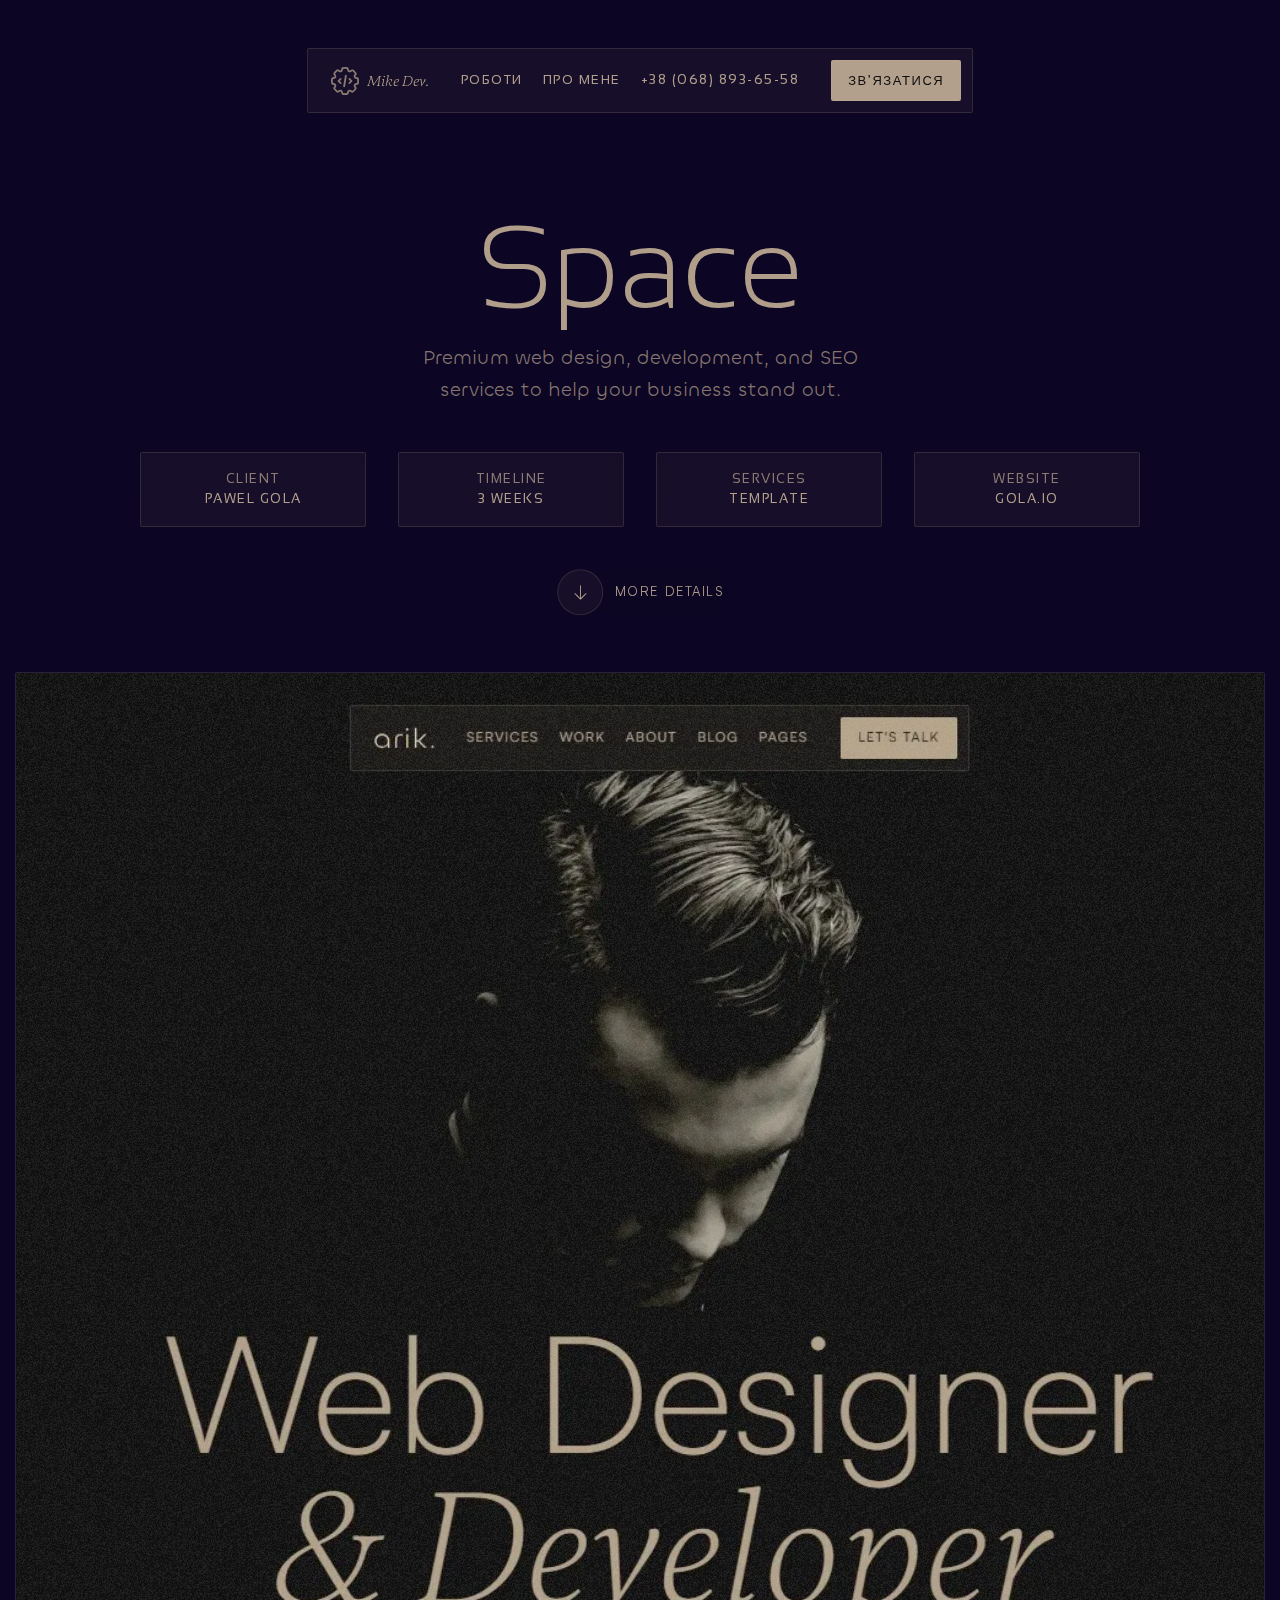
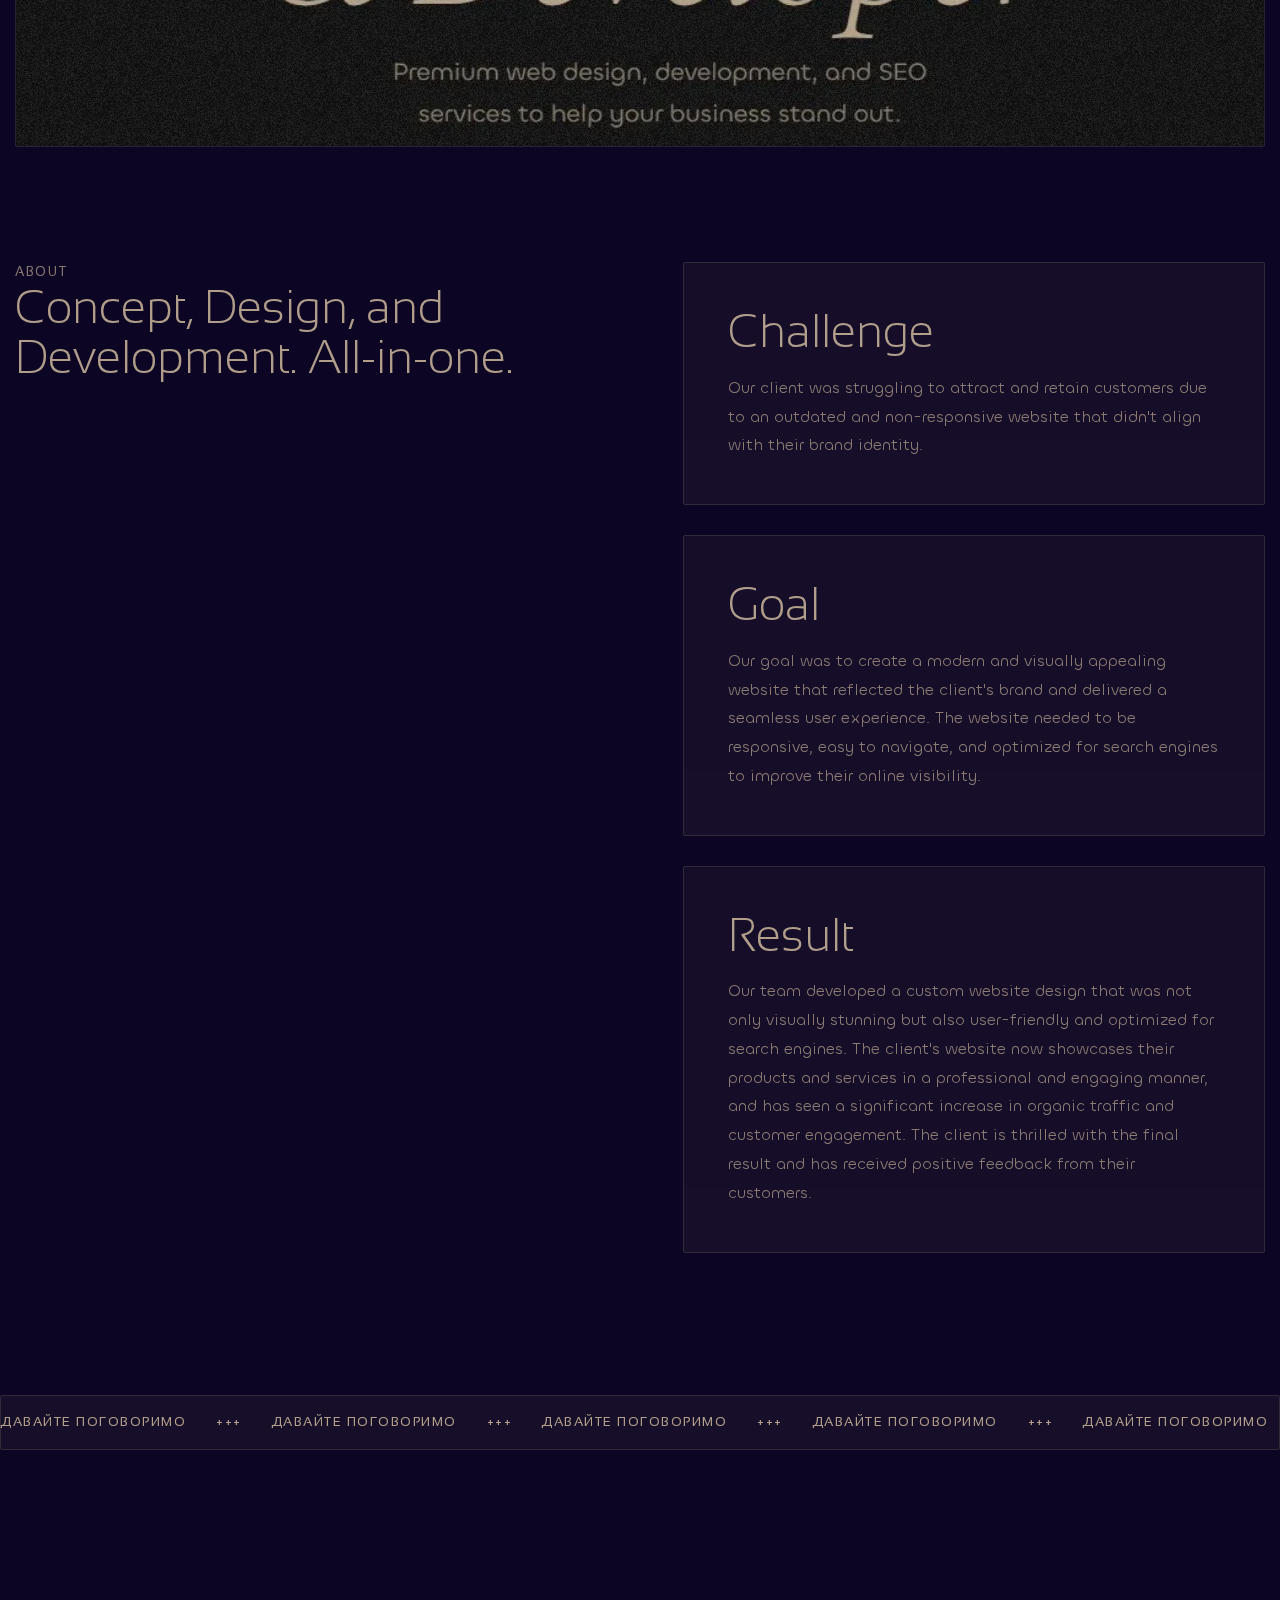
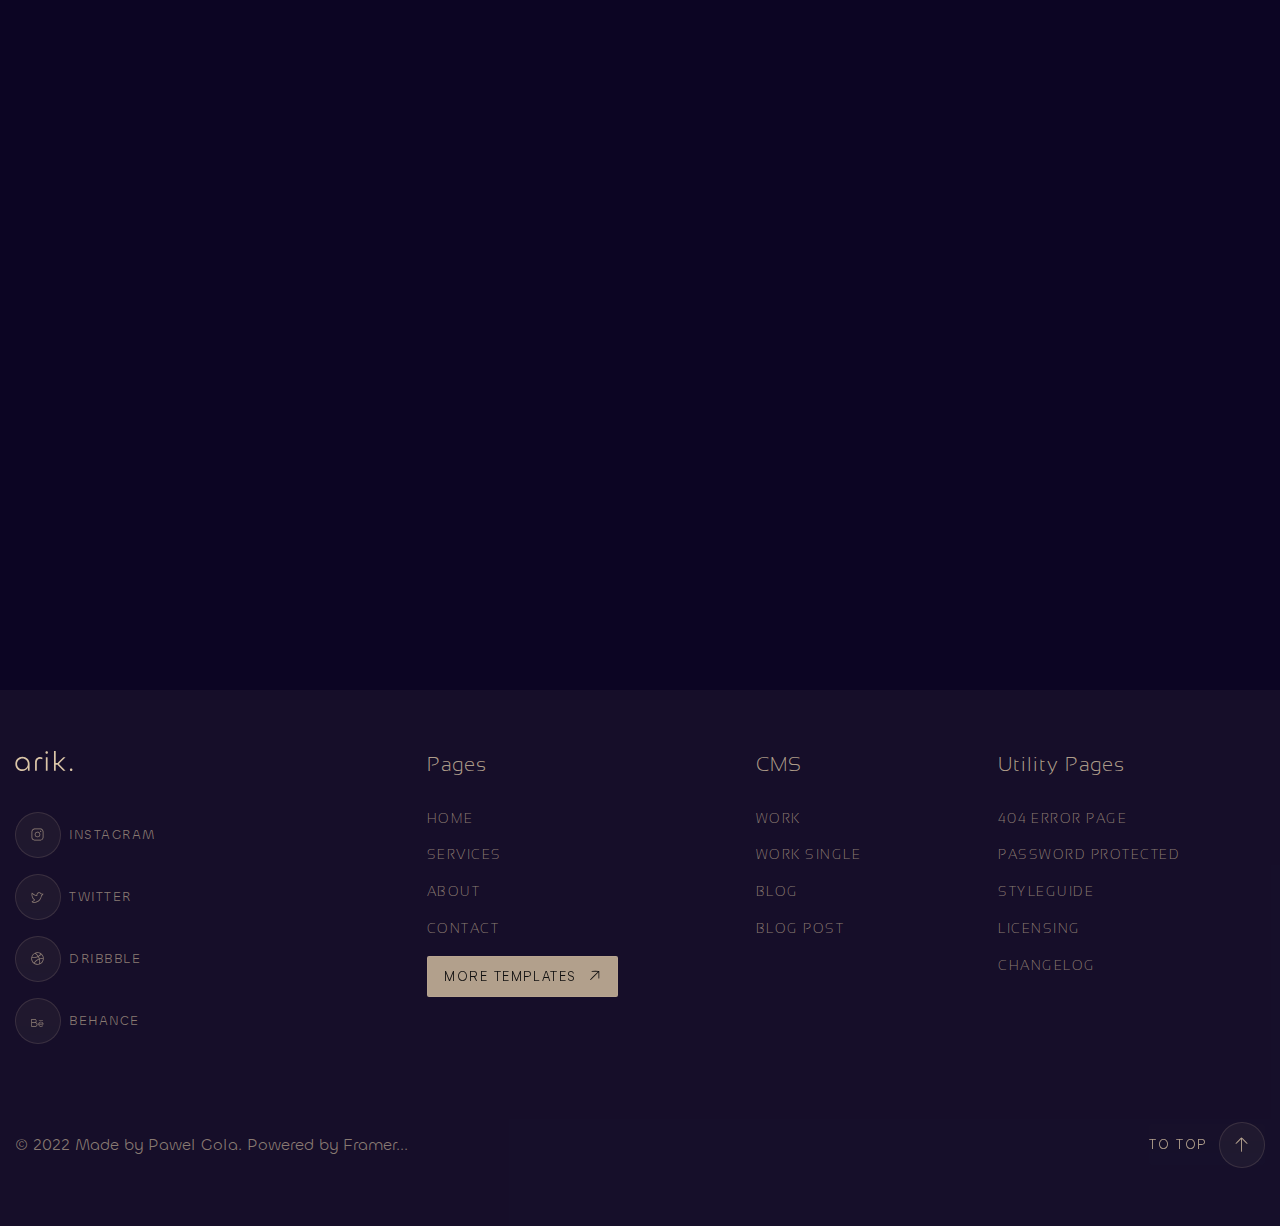
<file: singlework.html>
<!doctype html>
<html lang="en">
	<head>
		<meta charset="UTF-8">
		<meta name="viewport" content="width=device-width, initial-scale=1.0">
		<link rel="preload" href="./assets/fonts/Satoshi-Regular.woff2" as="font" type="font/woff2" crossorigin="anonymous">
		<link rel="preload" href="./assets/fonts/Satoshi-Light.woff2" as="font" type="font/woff2" crossorigin="anonymous">
		<link rel="preload" href="./assets/fonts/Gambetta-LightItalic.woff2" as="font" type="font/woff2" crossorigin="anonymous">
		<link rel="preload" href="./assets/fonts/Chillax-Regular.woff2" as="font" type="font/woff2" crossorigin="anonymous">
		<link rel="preload" href="./assets/fonts/Chillax-Light.woff2" as="font" type="font/woff2" crossorigin="anonymous">
		<link rel="shortcut icon" href="./assets/img/favicon.ico">
		<title>Singlework</title>
		<script type="module" crossorigin="" src="./js/common.min.js?v=1768480332340"></script>
		<script type="module" crossorigin="" src="./js/main.min.js?v=1768480332340"></script>
		<link rel="stylesheet" crossorigin="" href="./css/main.min.css?v=1768480332340">
		<link rel="stylesheet" crossorigin="" href="./css/singlework.min.css?v=1768480332340">
		<link rel="stylesheet" crossorigin="" href="./css/title.min.css?v=1768480332340">
		<link rel="stylesheet" crossorigin="" href="./css/label.min.css?v=1768480332340">
	</head>
	<body>
		<div class="wrapper">
			<!-- @format -->
			<header data-fls-header="" data-fls-header-scroll="100" data-fls-header-scroll-show="1000" class="header">
				<div class="header__container">
					<div class="header__body">
						<a href="index.html" class="header__link-logo">
							<svg xmlns="http://www.w3.org/2000/svg" viewbox="0 0 512 512" class="header__logo-image">
								<path d="M 215 63 L 220 39 L 215 63 L 220 39 L 204 35 L 204 35 L 220 39 L 220 39 Q 220 36 222 35 Q 239 32 256 32 Q 273 32 290 35 Q 292 36 292 38 L 297 63 L 297 63 Q 303 85 323 93 L 323 93 L 323 93 L 324 94 L 324 94 L 324 94 L 324 94 Q 344 102 364 90 L 384 77 L 384 77 Q 386 75 388 75 Q 402 85 414 97 L 415 98 L 415 98 L 415 98 L 415 98 Q 427 110 437 124 Q 436 126 435 128 L 421 148 L 421 148 Q 410 168 418 188 L 418 188 L 418 188 L 419 189 L 419 189 L 419 189 L 419 189 Q 427 209 449 215 L 473 220 L 473 220 Q 476 220 477 222 Q 480 238 480 256 L 480 256 L 480 256 Q 480 273 477 290 Q 475 291 473 292 L 449 297 L 449 297 Q 427 303 419 323 L 419 323 L 419 323 L 418 324 L 418 324 L 418 324 L 418 324 Q 410 344 422 364 L 435 384 L 435 384 Q 437 386 437 388 Q 416 416 388 437 Q 386 436 384 435 L 364 422 L 364 422 Q 344 410 324 418 L 324 418 L 324 418 L 323 419 L 323 419 L 323 419 L 323 419 Q 303 427 297 449 L 292 473 L 292 473 Q 292 476 290 477 Q 274 480 256 480 Q 239 480 222 477 Q 220 476 220 473 L 215 449 L 215 449 Q 209 427 190 419 L 190 419 L 190 419 L 188 418 L 188 418 L 188 418 L 188 418 Q 168 410 149 422 L 128 435 L 128 435 Q 126 437 124 437 Q 96 416 75 388 Q 76 386 77 384 L 91 364 L 91 364 Q 102 344 94 324 L 94 324 L 94 324 L 93 323 L 93 323 L 93 323 L 93 323 Q 85 303 63 297 L 39 292 L 39 292 Q 36 292 35 290 Q 32 273 32 256 Q 32 239 35 222 Q 36 220 38 220 L 63 215 L 63 215 Q 85 209 93 190 L 93 190 L 93 190 L 94 188 L 94 188 L 94 188 L 94 188 Q 102 168 90 149 L 77 128 L 77 128 Q 75 126 75 124 Q 85 110 97 98 L 98 97 L 98 97 L 98 97 L 98 97 Q 110 85 124 75 Q 126 75 128 76 L 149 90 L 149 90 Q 168 102 188 94 L 188 94 L 188 94 L 190 93 L 190 93 L 190 93 L 190 93 Q 209 85 215 63 L 215 63 Z M 256 0 Q 234 0 213 4 Q 210 4 207 6 Q 192 15 188 32 L 184 57 L 184 57 Q 183 61 177 63 L 177 63 L 177 63 L 177 63 L 177 63 L 175 64 L 175 64 L 175 64 L 175 64 L 175 64 L 175 64 Q 170 66 166 64 L 146 50 L 146 50 Q 130 40 114 44 Q 111 45 108 47 Q 91 59 75 75 L 75 75 L 75 75 L 75 75 L 75 75 L 75 75 L 75 75 Q 59 91 47 108 Q 45 111 44 114 Q 40 130 50 145 L 64 166 L 64 166 Q 66 170 64 175 L 64 176 L 64 176 L 63 177 L 63 177 L 63 177 L 63 177 L 63 177 L 63 177 Q 61 183 57 184 L 32 189 L 32 189 Q 15 192 6 207 Q 4 210 4 213 Q 0 234 0 256 Q 0 278 4 299 Q 4 302 6 305 Q 15 320 32 324 L 57 329 L 57 329 Q 61 329 63 335 L 63 335 L 63 335 L 64 337 L 64 337 L 64 337 L 64 337 Q 66 342 64 346 L 50 367 L 50 367 Q 40 382 44 398 Q 45 401 47 404 Q 72 440 108 465 Q 111 467 114 468 Q 130 472 146 462 L 166 448 L 166 448 Q 170 446 176 448 L 176 448 L 176 448 L 177 449 L 177 449 L 177 449 L 177 449 Q 183 451 184 455 L 189 480 L 189 480 Q 193 497 207 506 Q 210 508 213 508 Q 234 512 256 512 Q 278 512 300 508 Q 303 508 305 506 Q 320 497 324 480 L 329 455 L 329 455 Q 329 451 335 449 L 335 449 L 335 449 L 337 448 L 337 448 L 337 448 L 337 448 Q 343 446 346 448 L 367 462 L 367 462 Q 382 472 398 468 Q 401 467 404 465 Q 440 440 465 404 Q 467 401 468 398 Q 472 382 462 367 L 448 346 L 448 346 Q 446 342 448 337 L 448 337 L 448 337 L 449 335 L 449 335 L 449 335 L 449 335 Q 451 329 455 328 L 480 324 L 480 324 L 477 308 L 477 308 L 480 324 L 480 324 Q 497 320 506 305 Q 508 302 508 299 Q 512 278 512 256 L 512 256 L 512 256 L 512 256 L 512 256 L 512 256 L 512 256 Q 512 234 508 212 Q 508 209 506 207 Q 497 192 480 188 L 455 183 L 455 183 Q 451 183 449 177 L 449 177 L 449 177 L 448 175 L 448 175 L 448 175 L 448 175 Q 446 169 448 166 L 462 146 L 462 146 Q 472 130 468 114 Q 467 111 465 108 Q 453 91 438 76 L 438 76 L 438 76 L 437 75 L 437 75 L 437 75 L 437 75 Q 421 59 404 47 Q 401 45 398 45 Q 382 41 367 50 L 346 64 L 346 64 Q 342 66 337 64 L 336 64 L 336 64 L 335 63 L 335 63 L 335 63 L 335 63 Q 329 61 328 56 L 323 32 L 323 32 Q 319 15 305 6 Q 302 4 299 4 Q 278 0 256 0 L 256 0 Z M 288 163 Q 289 148 275 144 Q 260 143 256 157 L 224 349 L 224 349 Q 223 364 237 368 Q 252 369 256 355 L 288 163 L 288 163 Z M 187 227 Q 197 216 187 205 Q 176 195 165 205 L 125 245 L 125 245 Q 115 256 125 267 L 165 307 L 165 307 Q 176 317 187 307 Q 197 296 187 285 L 159 256 L 159 256 L 187 227 L 187 227 Z M 347 205 Q 336 195 325 205 Q 315 216 325 227 L 353 256 L 353 256 L 325 285 L 325 285 Q 315 296 325 307 Q 336 317 347 307 L 387 267 L 387 267 Q 397 256 387 245 L 347 205 L 347 205 Z"></path>
							</svg>
							<div class="header__logo-text">Mike Dev.</div>
						</a>
						<div class="header__menu menu">
							<nav class="menu__body">
								<ul class="menu__list">
									<li class="menu__item">
										<a href="work" class="menu__link">Роботи</a>
									</li>
									<li class="menu__item">
										<a href="about" class="menu__link">Про мене</a>
									</li>
									<li class="menu__item">
										<a href="tel: +380688936558" class="menu__link">+38 (068) 893-65-58</a>
									</li>
								</ul>
							</nav>
						</div>
						<!--
<fetch url="@components/layout/menu/menu.json">
<each loop='item in response'>
</each>
</fetch>
-->
						<a href="contacts" data-fls-button="" class="header__button button button--lite">Зв’язатися</a>
						<button type="button" data-fls-menu="" class="icon-menu">
							<span></span>
						</button>
					</div>
				</div>
			</header>
			<!-- @format -->
			<main class="page page--singlework singlework">
				<section class="singlework__hero hero-singlework">
					<div class="hero-singlework__container">
						<div data-fls-blockhead="" class="hero-singlework__blockhead blockhead">
							<h1 class="blockhead__title">Space</h1>
							<div class="blockhead__text">
								<p>
									Premium web design, development, and SEO services to help your
            business stand out.
								</p>
							</div>
						</div>
						<div class="hero-singlework__info info-singlework">
							<div data-fls-border="" data-fls-label="" class="info-singlework__item">
								<div class="info-singlework__label">Client</div>
								<div class="info-singlework__value">Pawel Gola</div>
							</div>
							<div data-fls-border="" data-fls-label="" class="info-singlework__item">
								<div class="info-singlework__label">Timeline</div>
								<div class="info-singlework__value">3 Weeks</div>
							</div>
							<div data-fls-border="" data-fls-label="" class="info-singlework__item">
								<div class="info-singlework__label">Services</div>
								<div class="info-singlework__value">Template</div>
							</div>
							<div data-fls-border="" data-fls-label="" class="info-singlework__item">
								<div class="info-singlework__label">Website</div>
								<div class="info-singlework__value">gola.io</div>
							</div>
						</div>
						<a href="#" data-fls-scrollto=".body-singlework" data-fls-scrollto-top="150" data-fls-button="" class="hero-singlework__button button button--text button--text-big button--icon-arrow button--arrow-d">More details</a>
					</div>
				</section>
				<div class="singlework__project project-singlework">
					<div class="project-singlework__container">
						<figure class="project-singlework__picture">
							<picture>
								<source media="(max-width: 600px)" srcset="./assets/img/work/01-600.webp" type="image/webp">
								<img class="project-singlework__image" alt="Image" src="./assets/img/work/01.webp">
							</picture>
						</figure>
					</div>
				</div>
				<section class="singlework__body body-singlework">
					<div class="body-singlework__container">
						<div class="body-singlework__content">
							<div data-fls-label="" class="body-singlework__label">About</div>
							<h2 data-fls-title="" class="body-singlework__title">Concept, Design, and Development. All-in-one.</h2>
						</div>
						<div class="body-singlework__items">
							<article data-fls-border="" class="body-singlework__item item-body-singlework">
								<h4 data-fls-title="" class="item-body-singlework__title">Challenge</h4>
								<div class="item-body-singlework__text">
									<p>
										Our client was struggling to attract and retain customers due to
              an outdated and non-responsive website that didn't align with
              their brand identity.
									</p>
								</div>
							</article>
							<article data-fls-border="" class="body-singlework__item item-body-singlework">
								<h4 data-fls-title="" class="item-body-singlework__title">Goal</h4>
								<div class="item-body-singlework__text">
									<p>
										Our goal was to create a modern and visually appealing website
              that reflected the client's brand and delivered a seamless user
              experience. The website needed to be responsive, easy to navigate,
              and optimized for search engines to improve their online
              visibility.
									</p>
								</div>
							</article>
							<article data-fls-border="" class="body-singlework__item item-body-singlework">
								<h4 data-fls-title="" class="item-body-singlework__title">Result</h4>
								<div class="item-body-singlework__text">
									<p>
										Our team developed a custom website design that was not only
              visually stunning but also user-friendly and optimized for search
              engines. The client's website now showcases their products and
              services in a professional and engaging manner, and has seen a
              significant increase in organic traffic and customer engagement.
              The client is thrilled with the final result and has received
              positive feedback from their customers.
									</p>
								</div>
							</article>
						</div>
					</div>
				</section>
			</main>
			<!-- @format -->
			<aside data-fls-letstalk="" class="lets-talk">
				<div data-fls-border="" data-fls-marquee="" data-fls-marquee-speed="100" class="lets-talk__line line-talk">
					<div class="line-talk__item">Давайте поговоримо</div>
					<div class="line-talk__item">+++</div>
				</div>
				<section class="lets-talk__body">
					<div class="lets-talk__container">
						<div data-fls-blockhead="" class="blockhead blockhead--gap-8">
							<span data-fls-watcher="" data-fls-watcher-once="" class="blockhead__label">Є якийсь проєкт на думці?</span>
							<h2 data-fls-watcher="" data-fls-watcher-once="" class="blockhead__title">
								Створимо разом
								<span>сайт під ваші цілі та задачі</span>
							</h2>
							<div data-fls-watcher="" data-fls-watcher-once="" class="blockhead__text">
								<p>
									Сучасний вебдизайн, Webflow-розробка та SEO-оптимізація для
            зростання і впізнаваності вашого бізнесу.
								</p>
							</div>
							<div data-fls-watcher="" data-fls-watcher-once="" class="blockhead__footer">
								<a href="#" data-fls-button="" class="blockhead__button button button--icon button--lite button--icon-arrow button--arrow-ru">Зв’язатися</a>
							</div>
						</div>
					</div>
				</section>
			</aside>
			<!-- @format -->
			<footer data-fls-footer="" class="footer">
				<div class="footer__container">
					<div class="footer__body body-footer">
						<div class="body-footer__content content-footer">
							<a href="#" class="content-footer__link-logo">
								<img src="./assets/img/logo.svg" alt="Logo" class="content-footer__logo">
							</a>
							<ul data-fls-social="" class="content-footer__social social social--text">
								<li class="social__item">
									<a href="#" target="_blank" class="social__link social__link--icon-s-inst">Instagram</a>
								</li>
								<li class="social__item">
									<a href="#" target="_blank" class="social__link social__link--icon-s-twit">Twitter</a>
								</li>
								<li class="social__item">
									<a href="#" target="_blank" class="social__link social__link--icon-s-drb">Dribbble</a>
								</li>
								<li class="social__item">
									<a href="#" target="_blank" class="social__link social__link--icon-s-beh">Behance</a>
								</li>
							</ul>
						</div>
						<div data-fls-spollers="500" class="body-footer__menus">
							<details class="body-footer__menu">
								<summary>
									<h5 class="body-footer__title">Pages</h5>
								</summary>
								<ul class="body-footer__list">
									<li class="body-footer__item">
										<a href="#" class="body-footer__link">Home</a>
									</li>
									<li class="body-footer__item">
										<a href="#" class="body-footer__link">Services</a>
									</li>
									<li class="body-footer__item">
										<a href="#" class="body-footer__link">About</a>
									</li>
									<li class="body-footer__item">
										<a href="#" class="body-footer__link">Contact</a>
									</li>
									<li class="body-footer__item">
										<a href="#" data-fls-button="" class="body-footer__button button button--icon button--lite button--icon-arrow button--arrow-ru">More Templates</a>
									</li>
								</ul>
							</details>
							<details class="body-footer__menu">
								<summary>
									<h5 class="body-footer__title">CMS</h5>
								</summary>
								<ul class="body-footer__list">
									<li class="body-footer__item">
										<a href="#" class="body-footer__link">Work</a>
									</li>
									<li class="body-footer__item">
										<a href="#" class="body-footer__link">Work Single</a>
									</li>
									<li class="body-footer__item">
										<a href="#" class="body-footer__link">Blog</a>
									</li>
									<li class="body-footer__item">
										<a href="#" class="body-footer__link">Blog Post</a>
									</li>
								</ul>
							</details>
							<details class="body-footer__menu">
								<summary>
									<h5 class="body-footer__title">Utility Pages</h5>
								</summary>
								<ul class="body-footer__list">
									<li class="body-footer__item">
										<a href="#" class="body-footer__link">404 Error Page</a>
									</li>
									<li class="body-footer__item">
										<a href="#" class="body-footer__link">Password Protected</a>
									</li>
									<li class="body-footer__item">
										<a href="#" class="body-footer__link">Styleguide</a>
									</li>
									<li class="body-footer__item">
										<a href="#" class="body-footer__link">Licensing</a>
									</li>
									<li class="body-footer__item">
										<a href="#" class="body-footer__link">Changelog</a>
									</li>
								</ul>
							</details>
						</div>
					</div>
					<div class="footer__bottom bottom-footer">
						<div class="bottom-footer__copy">© 2022 Made by Pawel Gola. Powered by Framer...</div>
						<a href="#" data-fls-scrollto="main" data-fls-button="" class="bottom-footer__button button button--text button--text-big button--text-rev button--icon-arrow">To top</a>
					</div>
				</div>
			</footer>
		</div>
	</body>
</html>
</file>
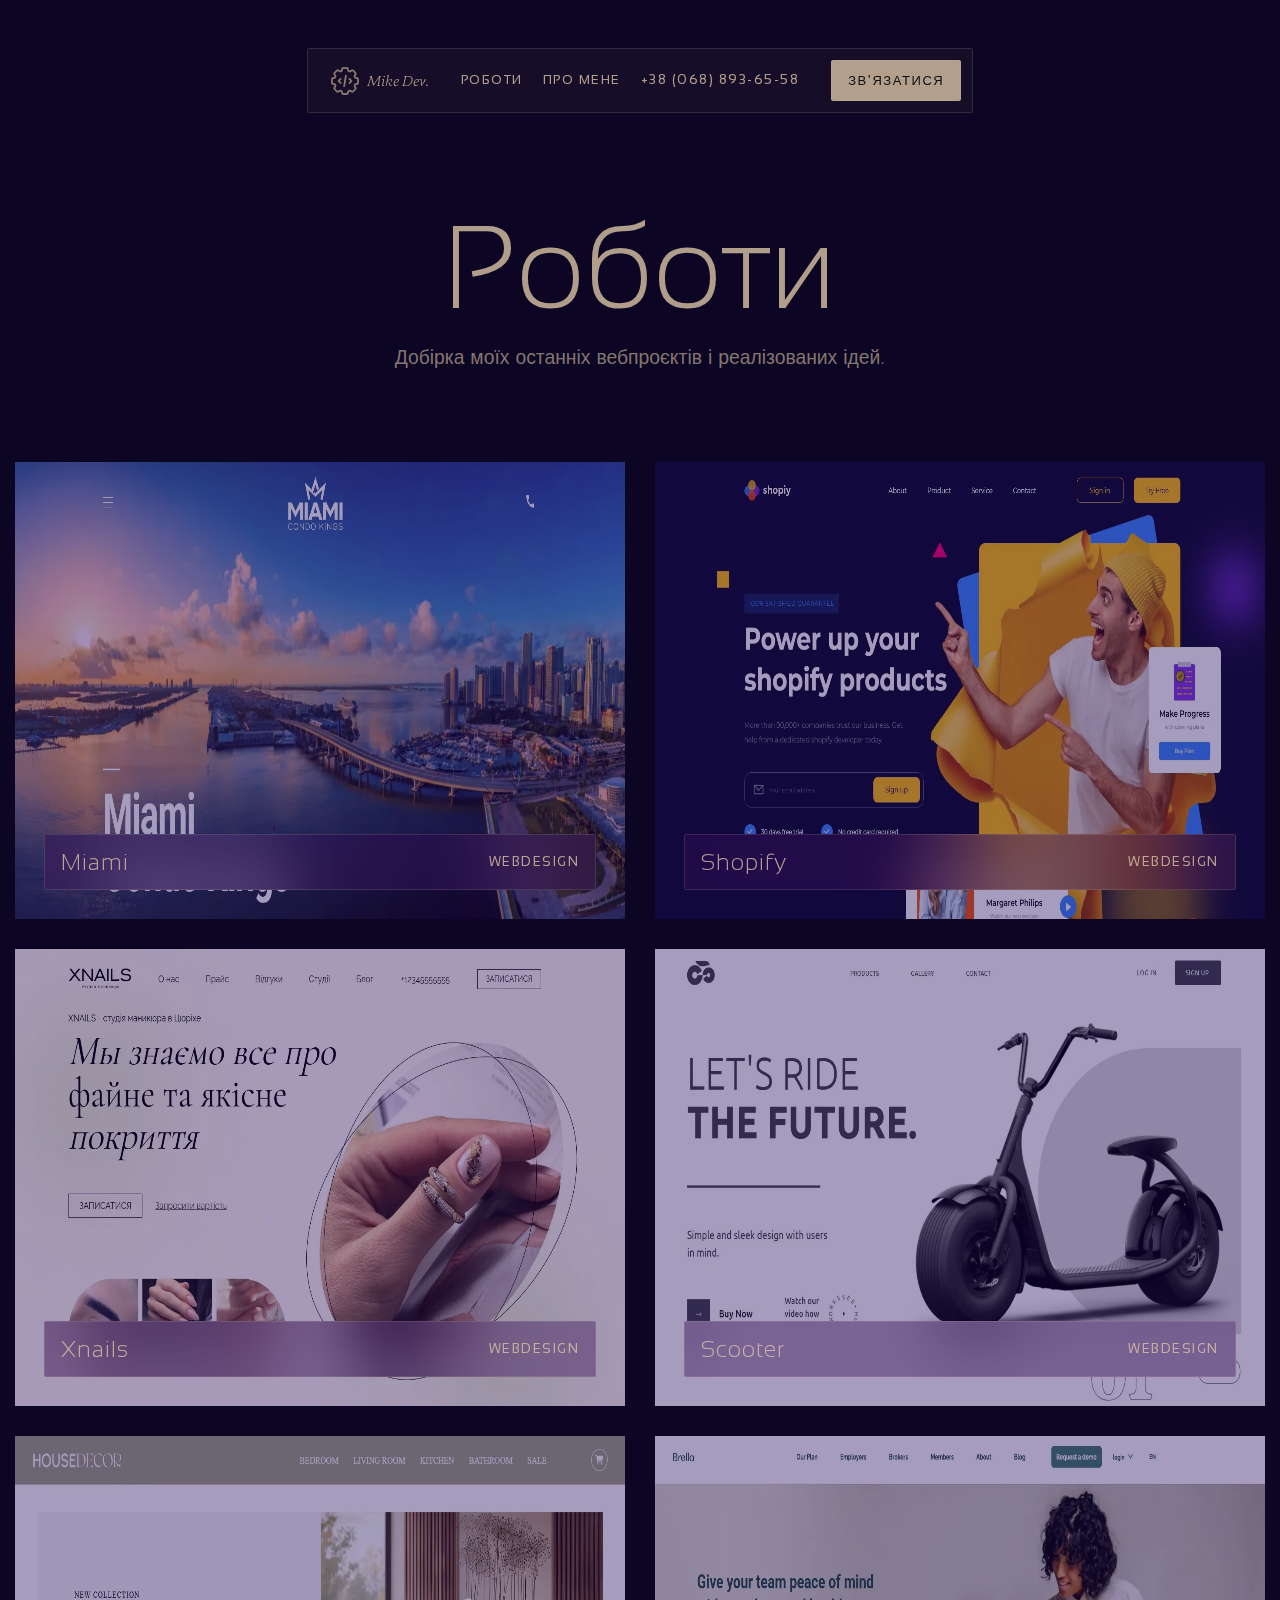
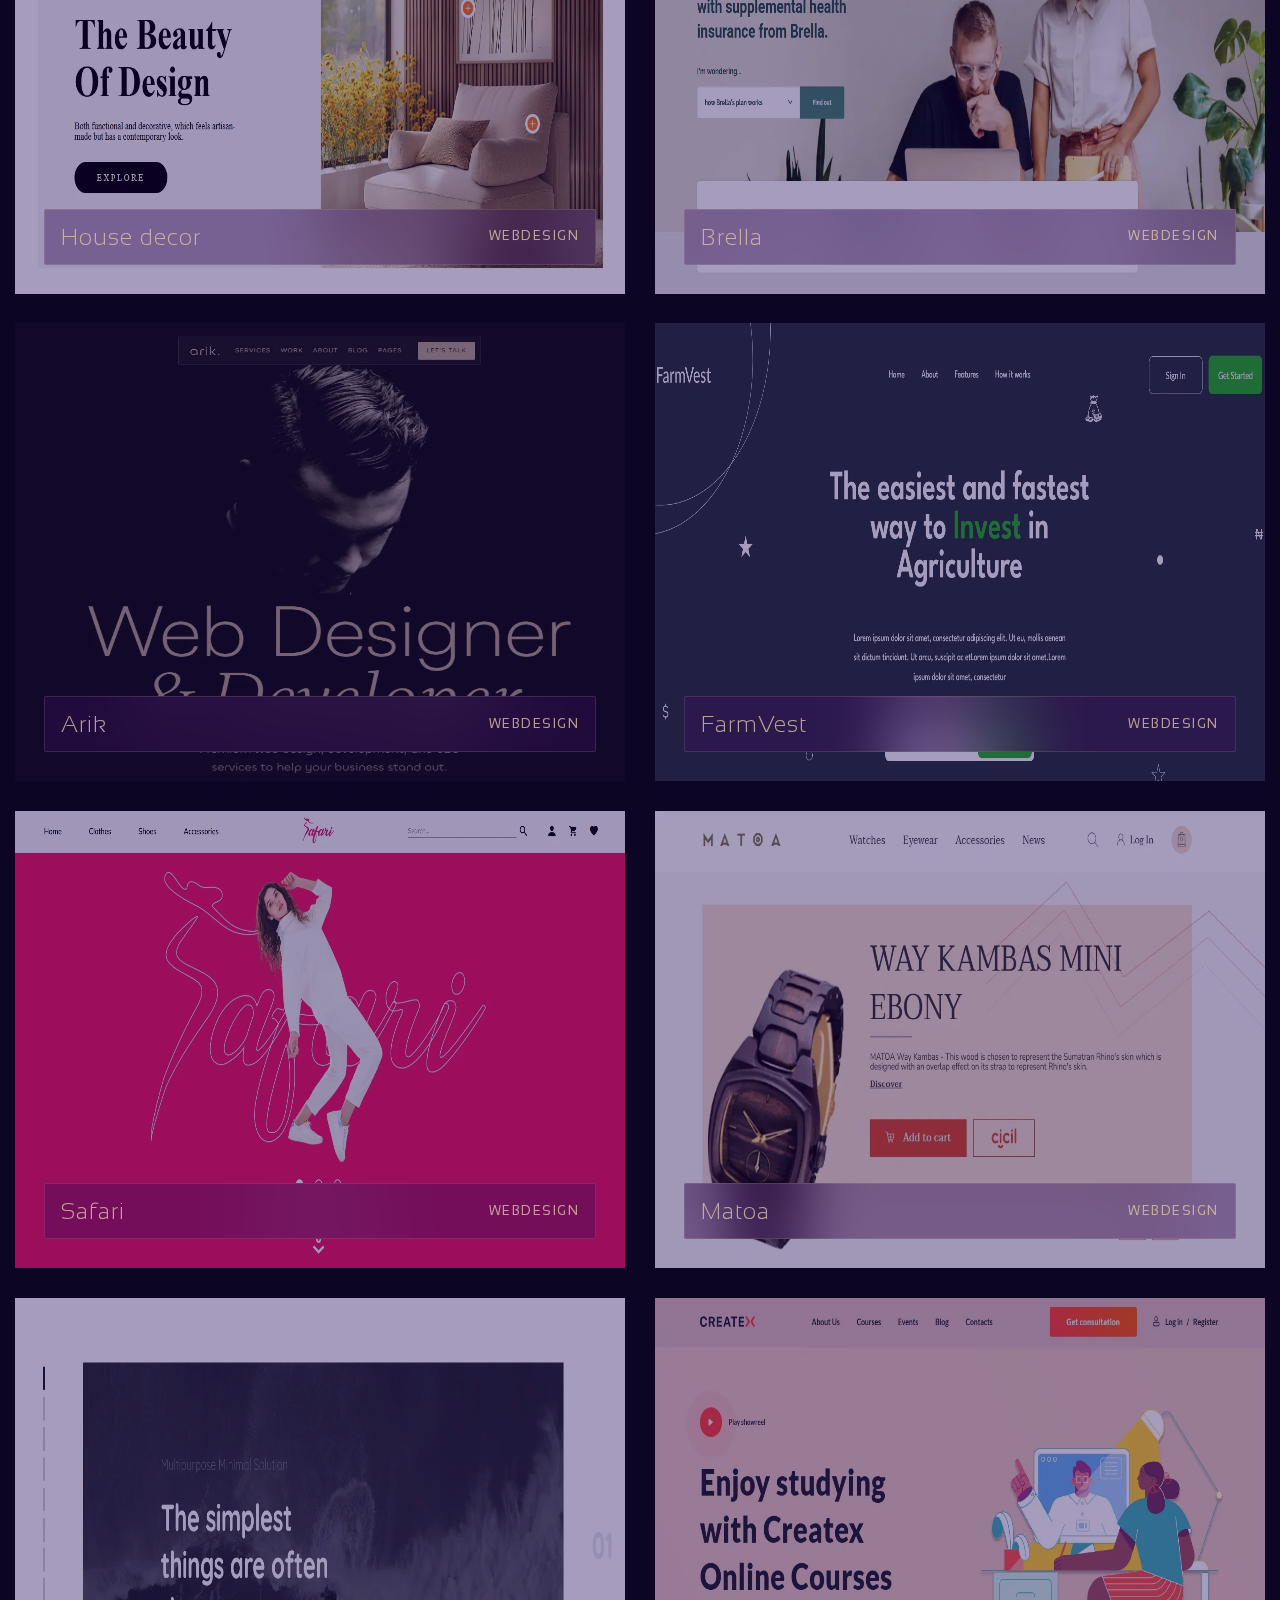
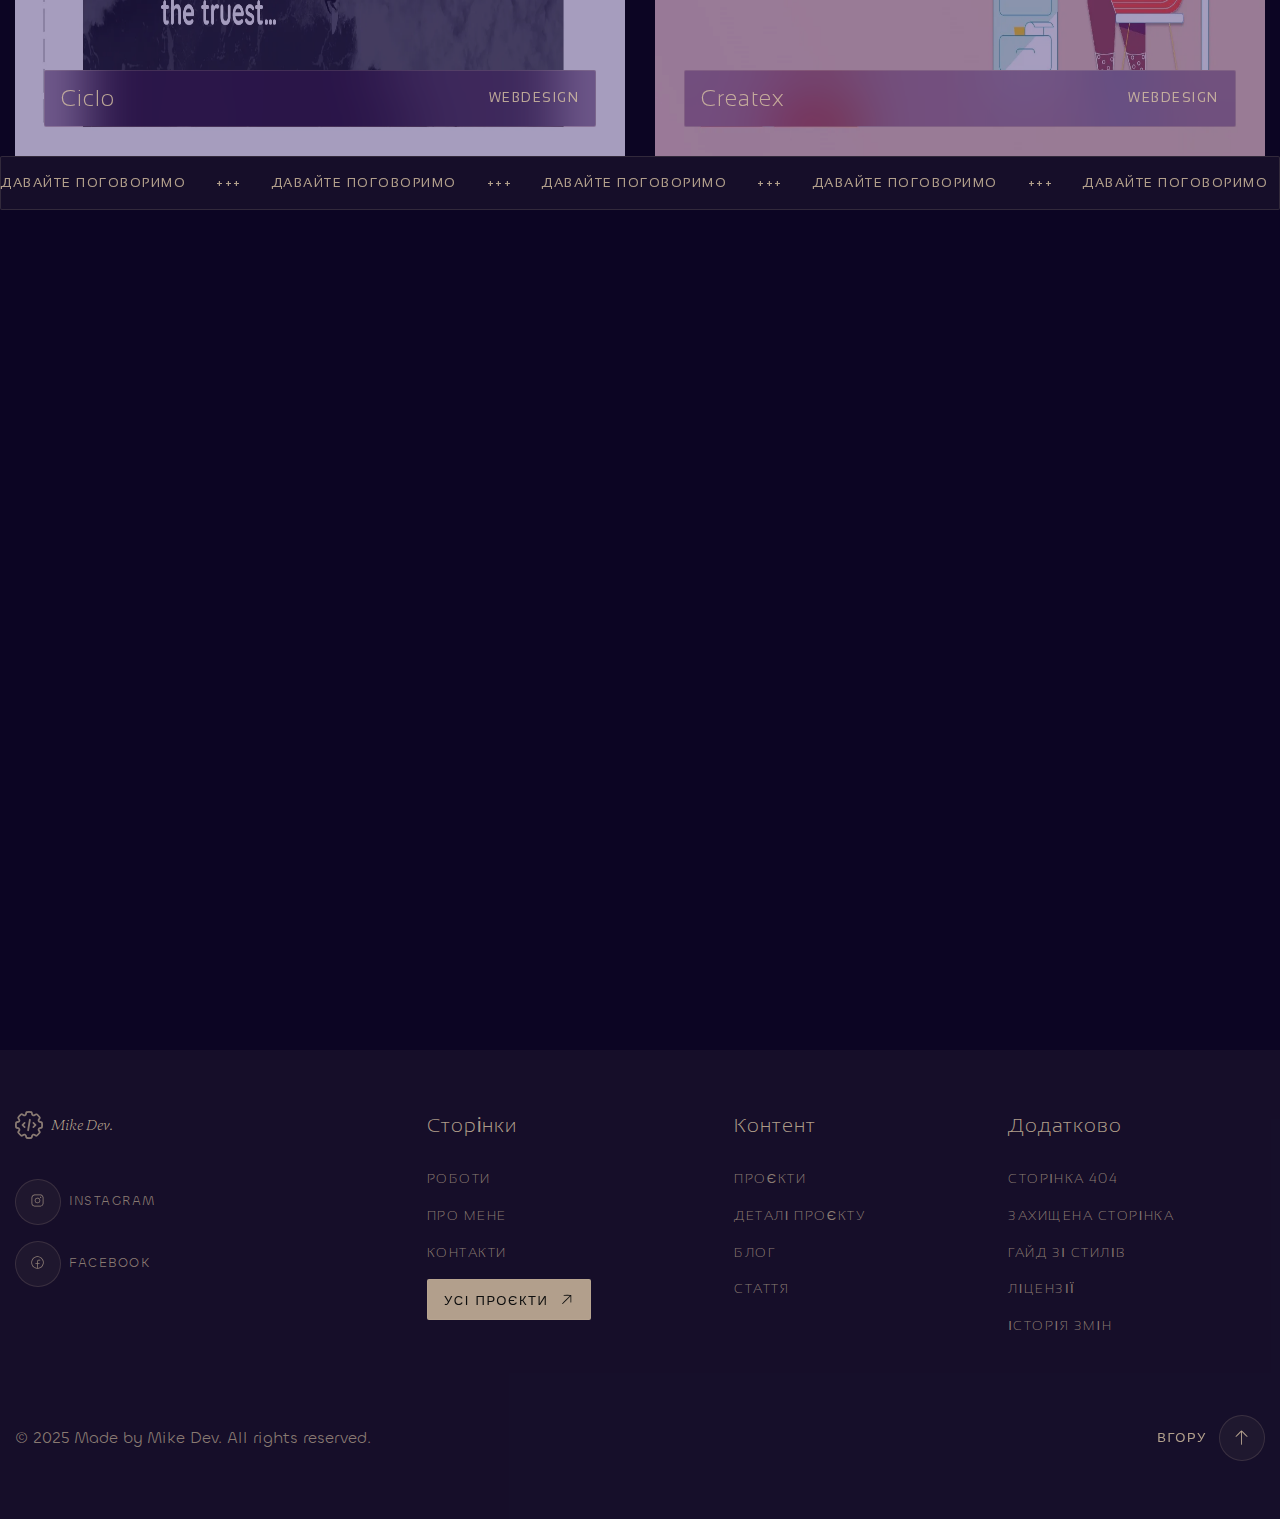
<file: work.html>
<!doctype html>
<html lang="uk">
	<head>
		<meta charset="UTF-8">
		<meta name="viewport" content="width=device-width, initial-scale=1.0">
		<link rel="preload" href="./assets/fonts/Satoshi-Regular.woff2" as="font" type="font/woff2" crossorigin="anonymous">
		<link rel="preload" href="./assets/fonts/Satoshi-Light.woff2" as="font" type="font/woff2" crossorigin="anonymous">
		<link rel="preload" href="./assets/fonts/Gambetta-LightItalic.woff2" as="font" type="font/woff2" crossorigin="anonymous">
		<link rel="preload" href="./assets/fonts/Chillax-Regular.woff2" as="font" type="font/woff2" crossorigin="anonymous">
		<link rel="preload" href="./assets/fonts/Chillax-Light.woff2" as="font" type="font/woff2" crossorigin="anonymous">
		<link rel="shortcut icon" href="./assets/img/favicon.ico">
		<title>Work</title>
		<script type="module" crossorigin="" src="./js/common.min.js?v=1768505147913"></script>
		<script type="module" crossorigin="" src="./js/main.min.js?v=1768505147913"></script>
		<link rel="stylesheet" crossorigin="" href="./css/main.min.css?v=1768505147913">
		<link rel="stylesheet" crossorigin="" href="./css/work.min.css?v=1768505147913">
	</head>
	<body>
		<div class="wrapper">
			<!-- @format -->
			<header data-fls-header="" data-fls-header-scroll="100" data-fls-header-scroll-show="1000" class="header">
				<div class="header__container">
					<div class="header__body">
						<a href="index.html" class="header__link-logo">
							<svg xmlns="http://www.w3.org/2000/svg" viewbox="0 0 512 512" class="header__logo-image">
								<path d="M 215 63 L 220 39 L 215 63 L 220 39 L 204 35 L 204 35 L 220 39 L 220 39 Q 220 36 222 35 Q 239 32 256 32 Q 273 32 290 35 Q 292 36 292 38 L 297 63 L 297 63 Q 303 85 323 93 L 323 93 L 323 93 L 324 94 L 324 94 L 324 94 L 324 94 Q 344 102 364 90 L 384 77 L 384 77 Q 386 75 388 75 Q 402 85 414 97 L 415 98 L 415 98 L 415 98 L 415 98 Q 427 110 437 124 Q 436 126 435 128 L 421 148 L 421 148 Q 410 168 418 188 L 418 188 L 418 188 L 419 189 L 419 189 L 419 189 L 419 189 Q 427 209 449 215 L 473 220 L 473 220 Q 476 220 477 222 Q 480 238 480 256 L 480 256 L 480 256 Q 480 273 477 290 Q 475 291 473 292 L 449 297 L 449 297 Q 427 303 419 323 L 419 323 L 419 323 L 418 324 L 418 324 L 418 324 L 418 324 Q 410 344 422 364 L 435 384 L 435 384 Q 437 386 437 388 Q 416 416 388 437 Q 386 436 384 435 L 364 422 L 364 422 Q 344 410 324 418 L 324 418 L 324 418 L 323 419 L 323 419 L 323 419 L 323 419 Q 303 427 297 449 L 292 473 L 292 473 Q 292 476 290 477 Q 274 480 256 480 Q 239 480 222 477 Q 220 476 220 473 L 215 449 L 215 449 Q 209 427 190 419 L 190 419 L 190 419 L 188 418 L 188 418 L 188 418 L 188 418 Q 168 410 149 422 L 128 435 L 128 435 Q 126 437 124 437 Q 96 416 75 388 Q 76 386 77 384 L 91 364 L 91 364 Q 102 344 94 324 L 94 324 L 94 324 L 93 323 L 93 323 L 93 323 L 93 323 Q 85 303 63 297 L 39 292 L 39 292 Q 36 292 35 290 Q 32 273 32 256 Q 32 239 35 222 Q 36 220 38 220 L 63 215 L 63 215 Q 85 209 93 190 L 93 190 L 93 190 L 94 188 L 94 188 L 94 188 L 94 188 Q 102 168 90 149 L 77 128 L 77 128 Q 75 126 75 124 Q 85 110 97 98 L 98 97 L 98 97 L 98 97 L 98 97 Q 110 85 124 75 Q 126 75 128 76 L 149 90 L 149 90 Q 168 102 188 94 L 188 94 L 188 94 L 190 93 L 190 93 L 190 93 L 190 93 Q 209 85 215 63 L 215 63 Z M 256 0 Q 234 0 213 4 Q 210 4 207 6 Q 192 15 188 32 L 184 57 L 184 57 Q 183 61 177 63 L 177 63 L 177 63 L 177 63 L 177 63 L 175 64 L 175 64 L 175 64 L 175 64 L 175 64 L 175 64 Q 170 66 166 64 L 146 50 L 146 50 Q 130 40 114 44 Q 111 45 108 47 Q 91 59 75 75 L 75 75 L 75 75 L 75 75 L 75 75 L 75 75 L 75 75 Q 59 91 47 108 Q 45 111 44 114 Q 40 130 50 145 L 64 166 L 64 166 Q 66 170 64 175 L 64 176 L 64 176 L 63 177 L 63 177 L 63 177 L 63 177 L 63 177 L 63 177 Q 61 183 57 184 L 32 189 L 32 189 Q 15 192 6 207 Q 4 210 4 213 Q 0 234 0 256 Q 0 278 4 299 Q 4 302 6 305 Q 15 320 32 324 L 57 329 L 57 329 Q 61 329 63 335 L 63 335 L 63 335 L 64 337 L 64 337 L 64 337 L 64 337 Q 66 342 64 346 L 50 367 L 50 367 Q 40 382 44 398 Q 45 401 47 404 Q 72 440 108 465 Q 111 467 114 468 Q 130 472 146 462 L 166 448 L 166 448 Q 170 446 176 448 L 176 448 L 176 448 L 177 449 L 177 449 L 177 449 L 177 449 Q 183 451 184 455 L 189 480 L 189 480 Q 193 497 207 506 Q 210 508 213 508 Q 234 512 256 512 Q 278 512 300 508 Q 303 508 305 506 Q 320 497 324 480 L 329 455 L 329 455 Q 329 451 335 449 L 335 449 L 335 449 L 337 448 L 337 448 L 337 448 L 337 448 Q 343 446 346 448 L 367 462 L 367 462 Q 382 472 398 468 Q 401 467 404 465 Q 440 440 465 404 Q 467 401 468 398 Q 472 382 462 367 L 448 346 L 448 346 Q 446 342 448 337 L 448 337 L 448 337 L 449 335 L 449 335 L 449 335 L 449 335 Q 451 329 455 328 L 480 324 L 480 324 L 477 308 L 477 308 L 480 324 L 480 324 Q 497 320 506 305 Q 508 302 508 299 Q 512 278 512 256 L 512 256 L 512 256 L 512 256 L 512 256 L 512 256 L 512 256 Q 512 234 508 212 Q 508 209 506 207 Q 497 192 480 188 L 455 183 L 455 183 Q 451 183 449 177 L 449 177 L 449 177 L 448 175 L 448 175 L 448 175 L 448 175 Q 446 169 448 166 L 462 146 L 462 146 Q 472 130 468 114 Q 467 111 465 108 Q 453 91 438 76 L 438 76 L 438 76 L 437 75 L 437 75 L 437 75 L 437 75 Q 421 59 404 47 Q 401 45 398 45 Q 382 41 367 50 L 346 64 L 346 64 Q 342 66 337 64 L 336 64 L 336 64 L 335 63 L 335 63 L 335 63 L 335 63 Q 329 61 328 56 L 323 32 L 323 32 Q 319 15 305 6 Q 302 4 299 4 Q 278 0 256 0 L 256 0 Z M 288 163 Q 289 148 275 144 Q 260 143 256 157 L 224 349 L 224 349 Q 223 364 237 368 Q 252 369 256 355 L 288 163 L 288 163 Z M 187 227 Q 197 216 187 205 Q 176 195 165 205 L 125 245 L 125 245 Q 115 256 125 267 L 165 307 L 165 307 Q 176 317 187 307 Q 197 296 187 285 L 159 256 L 159 256 L 187 227 L 187 227 Z M 347 205 Q 336 195 325 205 Q 315 216 325 227 L 353 256 L 353 256 L 325 285 L 325 285 Q 315 296 325 307 Q 336 317 347 307 L 387 267 L 387 267 Q 397 256 387 245 L 347 205 L 347 205 Z"></path>
							</svg>
							<div class="header__logo-text">Mike Dev.</div>
						</a>
						<div class="header__menu menu">
							<nav class="menu__body">
								<ul class="menu__list">
									<li class="menu__item">
										<a href="work" class="menu__link">Роботи</a>
									</li>
									<li class="menu__item">
										<a href="index" class="menu__link">Про мене</a>
									</li>
									<li class="menu__item">
										<a href="tel: +380688936558" class="menu__link">+38 (068) 893-65-58</a>
									</li>
								</ul>
							</nav>
						</div>
						<!--
<fetch url="@components/layout/menu/menu.json">
<each loop='item in response'>
</each>
</fetch>
-->
						<a href="contacts" data-fls-button="" class="header__button button button--lite">Зв’язатися</a>
						<button type="button" data-fls-menu="" class="icon-menu">
							<span></span>
						</button>
					</div>
				</div>
			</header>
			<main class="page page--work">
				<div data-fls-watcher="" data-fls-watcher-once="" class="page__header-work header-work">
					<div data-fls-blockhead="" class="header-work__blockhead blockhead">
						<h2 class="blockhead__title">Роботи</h2>
						<div class="blockhead__text">
							<p>Добірка моїх останніх вебпроєктів і реалізованих ідей.</p>
						</div>
					</div>
				</div>
				<div data-fls-watcher="" data-fls-watcher-once="" class="page__body-work body-work">
					<div class="body-work__container">
						<div class="body-work__works works">
							<article data-fls-work="" class="item-work">
								<a href="../miami/" target="_blank" class="item-work__picture">
									<picture>
										<source media="(max-width: 600px)" srcset="./assets/img/work/07-600.webp" type="image/webp">
										<source media="(max-width: 1200px)" srcset="./assets/img/work/07-1200.webp" type="image/webp">
										<img class="item-work__image" alt="Image" src="./assets/img/work/07.webp">
									</picture>
								</a>
								<div class="item-work__body">
									<h5 class="item-work__name">
										<a href="../miami/" target="_blank" class="item-work__link-name">Miami</a>
									</h5>
									<a href="../miami/" target="_blank" class="item-work__category">Webdesign</a>
								</div>
							</article>
							<article data-fls-work="" class="item-work">
								<a href="../shopiy/" target="_blank" class="item-work__picture">
									<picture>
										<source media="(max-width: 600px)" srcset="./assets/img/work/02-600.webp" type="image/webp">
										<source media="(max-width: 1200px)" srcset="./assets/img/work/02-1200.webp" type="image/webp">
										<img class="item-work__image" alt="Image" src="./assets/img/work/02.webp">
									</picture>
								</a>
								<div class="item-work__body">
									<h5 class="item-work__name">
										<a href="../shopiy/" target="_blank" class="item-work__link-name">Shopify</a>
									</h5>
									<a href="../shopiy/" target="_blank" class="item-work__category">Webdesign</a>
								</div>
							</article>
							<article data-fls-work="" class="item-work">
								<a href="../kv-studio/" target="_blank" class="item-work__picture">
									<picture>
										<source media="(max-width: 600px)" srcset="./assets/img/work/03-600.webp" type="image/webp">
										<source media="(max-width: 1200px)" srcset="./assets/img/work/03-1200.webp" type="image/webp">
										<img class="item-work__image" alt="Image" src="./assets/img/work/03.webp">
									</picture>
								</a>
								<div class="item-work__body">
									<h5 class="item-work__name">
										<a href="../kv-studio/" target="_blank" class="item-work__link-name">Xnails</a>
									</h5>
									<a href="../kv-studio/" target="_blank" class="item-work__category">Webdesign</a>
								</div>
							</article>
							<article data-fls-work="" class="item-work">
								<a href="../scooter/" target="_blank" class="item-work__picture">
									<picture>
										<source media="(max-width: 600px)" srcset="./assets/img/work/06-600.webp" type="image/webp">
										<source media="(max-width: 1200px)" srcset="./assets/img/work/06-1200.webp" type="image/webp">
										<img class="item-work__image" alt="Image" src="./assets/img/work/06.webp">
									</picture>
								</a>
								<div class="item-work__body">
									<h5 class="item-work__name">
										<a href="../scooter/" target="_blank" class="item-work__link-name">Scooter</a>
									</h5>
									<a href="../scooter/" target="_blank" class="item-work__category">Webdesign</a>
								</div>
							</article>
							<article data-fls-work="" class="item-work">
								<a href="../hous-decor/" target="_blank" class="item-work__picture">
									<picture>
										<source media="(max-width: 600px)" srcset="./assets/img/work/04-600.webp" type="image/webp">
										<source media="(max-width: 1200px)" srcset="./assets/img/work/04-1200.webp" type="image/webp">
										<img class="item-work__image" alt="Image" src="./assets/img/work/04.webp">
									</picture>
								</a>
								<div class="item-work__body">
									<h5 class="item-work__name">
										<a href="../hous-decor/" target="_blank" class="item-work__link-name">House decor</a>
									</h5>
									<a href="../hous-decor/" target="_blank" class="item-work__category">Webdesign</a>
								</div>
							</article>
							<article data-fls-work="" class="item-work">
								<a href="../brella/" target="_blank" class="item-work__picture">
									<picture>
										<source media="(max-width: 600px)" srcset="./assets/img/work/05-600.webp" type="image/webp">
										<source media="(max-width: 1200px)" srcset="./assets/img/work/05-1200.webp" type="image/webp">
										<img class="item-work__image" alt="Image" src="./assets/img/work/05.webp">
									</picture>
								</a>
								<div class="item-work__body">
									<h5 class="item-work__name">
										<a href="../brella/" target="_blank" class="item-work__link-name">Brella</a>
									</h5>
									<a href="../brella/" target="_blank" class="item-work__category">Webdesign</a>
								</div>
							</article>
							<article data-fls-work="" class="item-work">
								<a href="../arik-fool/" target="_blank" class="item-work__picture">
									<picture>
										<source media="(max-width: 600px)" srcset="./assets/img/work/01-600.webp" type="image/webp">
										<img class="item-work__image" alt="Image" src="./assets/img/work/01.webp">
									</picture>
								</a>
								<div class="item-work__body">
									<h5 class="item-work__name">
										<a href="../arik-fool/" target="_blank" class="item-work__link-name">Arik</a>
									</h5>
									<a href="../arik-fool/" target="_blank" class="item-work__category">Webdesign</a>
								</div>
							</article>
							<article data-fls-work="" class="item-work">
								<a href="../farmvest/" target="_blank" class="item-work__picture">
									<picture>
										<source media="(max-width: 600px)" srcset="./assets/img/work/08-600.webp" type="image/webp">
										<source media="(max-width: 1200px)" srcset="./assets/img/work/08-1200.webp" type="image/webp">
										<img class="item-work__image" alt="Image" src="./assets/img/work/08.webp">
									</picture>
								</a>
								<div class="item-work__body">
									<h5 class="item-work__name">
										<a href="../farmvest/" target="_blank" class="item-work__link-name">FarmVest</a>
									</h5>
									<a href="../farmvest/" target="_blank" class="item-work__category">Webdesign</a>
								</div>
							</article>
							<article data-fls-work="" class="item-work">
								<a href="../safari/" target="_blank" class="item-work__picture">
									<picture>
										<source media="(max-width: 600px)" srcset="./assets/img/work/12-600.webp" type="image/webp">
										<source media="(max-width: 1200px)" srcset="./assets/img/work/12-1200.webp" type="image/webp">
										<img class="item-work__image" alt="Image" src="./assets/img/work/12.webp">
									</picture>
								</a>
								<div class="item-work__body">
									<h5 class="item-work__name">
										<a href="../safari/" target="_blank" class="item-work__link-name">Safari</a>
									</h5>
									<a href="../safari/" target="_blank" class="item-work__category">Webdesign</a>
								</div>
							</article>
							<article data-fls-work="" class="item-work">
								<a href="../matoa/" target="_blank" class="item-work__picture">
									<picture>
										<source media="(max-width: 600px)" srcset="./assets/img/work/10-600.webp" type="image/webp">
										<source media="(max-width: 1200px)" srcset="./assets/img/work/10-1200.webp" type="image/webp">
										<img class="item-work__image" alt="Image" src="./assets/img/work/10.webp">
									</picture>
								</a>
								<div class="item-work__body">
									<h5 class="item-work__name">
										<a href="../matoa/" target="_blank" class="item-work__link-name">Matoa</a>
									</h5>
									<a href="../matoa/" target="_blank" class="item-work__category">Webdesign</a>
								</div>
							</article>
							<article data-fls-work="" class="item-work">
								<a href="../ciclo/" target="_blank" class="item-work__picture">
									<picture>
										<source media="(max-width: 600px)" srcset="./assets/img/work/09-600.webp" type="image/webp">
										<source media="(max-width: 1200px)" srcset="./assets/img/work/09-1200.webp" type="image/webp">
										<img class="item-work__image" alt="Image" src="./assets/img/work/09.webp">
									</picture>
								</a>
								<div class="item-work__body">
									<h5 class="item-work__name">
										<a href="../ciclo/" target="_blank" class="item-work__link-name">Ciclo</a>
									</h5>
									<a href="../ciclo/" target="_blank" class="item-work__category">Webdesign</a>
								</div>
							</article>
							<article data-fls-work="" class="item-work">
								<a href="../courses/" target="_blank" class="item-work__picture">
									<picture>
										<source media="(max-width: 600px)" srcset="./assets/img/work/11-600.webp" type="image/webp">
										<source media="(max-width: 1200px)" srcset="./assets/img/work/11-1200.webp" type="image/webp">
										<img class="item-work__image" alt="Image" src="./assets/img/work/11.webp">
									</picture>
								</a>
								<div class="item-work__body">
									<h5 class="item-work__name">
										<a href="../courses/" target="_blank" class="item-work__link-name">Createx</a>
									</h5>
									<a href="../courses/" target="_blank" class="item-work__category">Webdesign</a>
								</div>
							</article>
						</div>
					</div>
				</div>
			</main>
			<!-- @format -->
			<aside data-fls-letstalk="" class="lets-talk">
				<div data-fls-border="" data-fls-marquee="" data-fls-marquee-speed="100" class="lets-talk__line line-talk">
					<div class="line-talk__item">Давайте поговоримо</div>
					<div class="line-talk__item">+++</div>
				</div>
				<section class="lets-talk__body">
					<div class="lets-talk__container">
						<div data-fls-blockhead="" class="blockhead blockhead--gap-8">
							<span data-fls-watcher="" data-fls-watcher-once="" class="blockhead__label">Є якийсь проєкт на думці?</span>
							<h2 data-fls-watcher="" data-fls-watcher-once="" class="blockhead__title">
								Створимо разом
								<span>сайт під ваші цілі та задачі</span>
							</h2>
							<div data-fls-watcher="" data-fls-watcher-once="" class="blockhead__text">
								<p>
									Сучасний вебдизайн, Webflow-розробка та SEO-оптимізація для
            зростання і впізнаваності вашого бізнесу.
								</p>
							</div>
							<div data-fls-watcher="" data-fls-watcher-once="" class="blockhead__footer">
								<a href="contacts.html" data-fls-button="" class="blockhead__button button button--icon button--lite button--icon-arrow button--arrow-ru">Зв’язатися</a>
							</div>
						</div>
					</div>
				</section>
			</aside>
			<!-- @format -->
			<footer data-fls-footer="" class="footer">
				<div class="footer__container">
					<div class="footer__body body-footer">
						<div class="body-footer__content content-footer">
							<div class="content-footer__logo">
								<svg xmlns="http://www.w3.org/2000/svg" viewbox="0 0 512 512" class="header__logo-image">
									<path d="M 215 63 L 220 39 L 215 63 L 220 39 L 204 35 L 204 35 L 220 39 L 220 39 Q 220 36 222 35 Q 239 32 256 32 Q 273 32 290 35 Q 292 36 292 38 L 297 63 L 297 63 Q 303 85 323 93 L 323 93 L 323 93 L 324 94 L 324 94 L 324 94 L 324 94 Q 344 102 364 90 L 384 77 L 384 77 Q 386 75 388 75 Q 402 85 414 97 L 415 98 L 415 98 L 415 98 L 415 98 Q 427 110 437 124 Q 436 126 435 128 L 421 148 L 421 148 Q 410 168 418 188 L 418 188 L 418 188 L 419 189 L 419 189 L 419 189 L 419 189 Q 427 209 449 215 L 473 220 L 473 220 Q 476 220 477 222 Q 480 238 480 256 L 480 256 L 480 256 Q 480 273 477 290 Q 475 291 473 292 L 449 297 L 449 297 Q 427 303 419 323 L 419 323 L 419 323 L 418 324 L 418 324 L 418 324 L 418 324 Q 410 344 422 364 L 435 384 L 435 384 Q 437 386 437 388 Q 416 416 388 437 Q 386 436 384 435 L 364 422 L 364 422 Q 344 410 324 418 L 324 418 L 324 418 L 323 419 L 323 419 L 323 419 L 323 419 Q 303 427 297 449 L 292 473 L 292 473 Q 292 476 290 477 Q 274 480 256 480 Q 239 480 222 477 Q 220 476 220 473 L 215 449 L 215 449 Q 209 427 190 419 L 190 419 L 190 419 L 188 418 L 188 418 L 188 418 L 188 418 Q 168 410 149 422 L 128 435 L 128 435 Q 126 437 124 437 Q 96 416 75 388 Q 76 386 77 384 L 91 364 L 91 364 Q 102 344 94 324 L 94 324 L 94 324 L 93 323 L 93 323 L 93 323 L 93 323 Q 85 303 63 297 L 39 292 L 39 292 Q 36 292 35 290 Q 32 273 32 256 Q 32 239 35 222 Q 36 220 38 220 L 63 215 L 63 215 Q 85 209 93 190 L 93 190 L 93 190 L 94 188 L 94 188 L 94 188 L 94 188 Q 102 168 90 149 L 77 128 L 77 128 Q 75 126 75 124 Q 85 110 97 98 L 98 97 L 98 97 L 98 97 L 98 97 Q 110 85 124 75 Q 126 75 128 76 L 149 90 L 149 90 Q 168 102 188 94 L 188 94 L 188 94 L 190 93 L 190 93 L 190 93 L 190 93 Q 209 85 215 63 L 215 63 Z M 256 0 Q 234 0 213 4 Q 210 4 207 6 Q 192 15 188 32 L 184 57 L 184 57 Q 183 61 177 63 L 177 63 L 177 63 L 177 63 L 177 63 L 175 64 L 175 64 L 175 64 L 175 64 L 175 64 L 175 64 Q 170 66 166 64 L 146 50 L 146 50 Q 130 40 114 44 Q 111 45 108 47 Q 91 59 75 75 L 75 75 L 75 75 L 75 75 L 75 75 L 75 75 L 75 75 Q 59 91 47 108 Q 45 111 44 114 Q 40 130 50 145 L 64 166 L 64 166 Q 66 170 64 175 L 64 176 L 64 176 L 63 177 L 63 177 L 63 177 L 63 177 L 63 177 L 63 177 Q 61 183 57 184 L 32 189 L 32 189 Q 15 192 6 207 Q 4 210 4 213 Q 0 234 0 256 Q 0 278 4 299 Q 4 302 6 305 Q 15 320 32 324 L 57 329 L 57 329 Q 61 329 63 335 L 63 335 L 63 335 L 64 337 L 64 337 L 64 337 L 64 337 Q 66 342 64 346 L 50 367 L 50 367 Q 40 382 44 398 Q 45 401 47 404 Q 72 440 108 465 Q 111 467 114 468 Q 130 472 146 462 L 166 448 L 166 448 Q 170 446 176 448 L 176 448 L 176 448 L 177 449 L 177 449 L 177 449 L 177 449 Q 183 451 184 455 L 189 480 L 189 480 Q 193 497 207 506 Q 210 508 213 508 Q 234 512 256 512 Q 278 512 300 508 Q 303 508 305 506 Q 320 497 324 480 L 329 455 L 329 455 Q 329 451 335 449 L 335 449 L 335 449 L 337 448 L 337 448 L 337 448 L 337 448 Q 343 446 346 448 L 367 462 L 367 462 Q 382 472 398 468 Q 401 467 404 465 Q 440 440 465 404 Q 467 401 468 398 Q 472 382 462 367 L 448 346 L 448 346 Q 446 342 448 337 L 448 337 L 448 337 L 449 335 L 449 335 L 449 335 L 449 335 Q 451 329 455 328 L 480 324 L 480 324 L 477 308 L 477 308 L 480 324 L 480 324 Q 497 320 506 305 Q 508 302 508 299 Q 512 278 512 256 L 512 256 L 512 256 L 512 256 L 512 256 L 512 256 L 512 256 Q 512 234 508 212 Q 508 209 506 207 Q 497 192 480 188 L 455 183 L 455 183 Q 451 183 449 177 L 449 177 L 449 177 L 448 175 L 448 175 L 448 175 L 448 175 Q 446 169 448 166 L 462 146 L 462 146 Q 472 130 468 114 Q 467 111 465 108 Q 453 91 438 76 L 438 76 L 438 76 L 437 75 L 437 75 L 437 75 L 437 75 Q 421 59 404 47 Q 401 45 398 45 Q 382 41 367 50 L 346 64 L 346 64 Q 342 66 337 64 L 336 64 L 336 64 L 335 63 L 335 63 L 335 63 L 335 63 Q 329 61 328 56 L 323 32 L 323 32 Q 319 15 305 6 Q 302 4 299 4 Q 278 0 256 0 L 256 0 Z M 288 163 Q 289 148 275 144 Q 260 143 256 157 L 224 349 L 224 349 Q 223 364 237 368 Q 252 369 256 355 L 288 163 L 288 163 Z M 187 227 Q 197 216 187 205 Q 176 195 165 205 L 125 245 L 125 245 Q 115 256 125 267 L 165 307 L 165 307 Q 176 317 187 307 Q 197 296 187 285 L 159 256 L 159 256 L 187 227 L 187 227 Z M 347 205 Q 336 195 325 205 Q 315 216 325 227 L 353 256 L 353 256 L 325 285 L 325 285 Q 315 296 325 307 Q 336 317 347 307 L 387 267 L 387 267 Q 397 256 387 245 L 347 205 L 347 205 Z"></path>
								</svg>
								<div class="content-footer__logo-text">Mike Dev.</div>
							</div>
							<ul data-fls-social="" class="content-footer__social social social--text">
								<li class="social__item">
									<a href="#" target="_blank" class="social__link social__link--icon-s-inst">Instagram</a>
								</li>
								<li class="social-blocks__item">
									<a data-fls-social="" href="#" target="_blank" class="social__link social__link--icon-s-fb">Facebook</a>
								</li>
								<!--
<li class="social__item">
<a
href="#"
target="_blank"
class="social__link social__link--icon-s-twit"
>Twitter</a
>
</li>
-->
								<!--
<li class="social__item">
<a
href="#"
target="_blank"
class="social__link social__link--icon-s-drb"
>Dribbble</a
>
</li>
<li class="social__item">
<a
href="#"
target="_blank"
class="social__link social__link--icon-s-beh"
>Behance</a
>
</li>
-->
							</ul>
						</div>
						<div data-fls-spollers="500" class="body-footer__menus">
							<details class="body-footer__menu">
								<summary>
									<h5 class="body-footer__title">Сторінки</h5>
								</summary>
								<ul class="body-footer__list">
									<!--
<li class="body-footer__item">
<a href="#" class="body-footer__link">Home</a>
</li>
-->
									<li class="body-footer__item">
										<a href="work.html" class="body-footer__link">Роботи</a>
									</li>
									<li class="body-footer__item">
										<a href="index.html" class="body-footer__link">Про мене</a>
									</li>
									<li class="body-footer__item">
										<a href="contacts.html" class="body-footer__link">Контакти</a>
									</li>
									<li class="body-footer__item">
										<a href="work.html" data-fls-button="" class="body-footer__button button button--icon button--lite button--icon-arrow button--arrow-ru">Усі проєкти</a>
									</li>
								</ul>
							</details>
							<details class="body-footer__menu">
								<summary>
									<h5 class="body-footer__title">Контент</h5>
								</summary>
								<ul class="body-footer__list">
									<li class="body-footer__item">
										<a href="#" class="body-footer__link">Проєкти</a>
									</li>
									<li class="body-footer__item">
										<a href="#" class="body-footer__link">Деталі проєкту</a>
									</li>
									<li class="body-footer__item">
										<a href="#" class="body-footer__link">Блог</a>
									</li>
									<li class="body-footer__item">
										<a href="#" class="body-footer__link">Стаття</a>
									</li>
								</ul>
							</details>
							<details class="body-footer__menu">
								<summary>
									<h5 class="body-footer__title">Додатково</h5>
								</summary>
								<ul class="body-footer__list">
									<li class="body-footer__item">
										<a href="#" class="body-footer__link">Сторінка 404</a>
									</li>
									<li class="body-footer__item">
										<a href="#" class="body-footer__link">Захищена сторінка</a>
									</li>
									<li class="body-footer__item">
										<a href="#" class="body-footer__link">Гайд зі стилів</a>
									</li>
									<li class="body-footer__item">
										<a href="#" class="body-footer__link">Ліцензії</a>
									</li>
									<li class="body-footer__item">
										<a href="#" class="body-footer__link">Історія змін</a>
									</li>
								</ul>
							</details>
						</div>
					</div>
					<div class="footer__bottom bottom-footer">
						<div class="bottom-footer__copy">© 2025 Made by Mike Dev. All rights reserved.</div>
						<a href="#" data-fls-scrollto="main" data-fls-button="" class="bottom-footer__button button button--text button--text-big button--text-rev button--icon-arrow">Вгору</a>
					</div>
				</div>
			</footer>
		</div>
	</body>
</html>
</file>
<file: css/main.min.css>
@import url("https://fonts.googleapis.com/css?family=Sansation:300,300italic,regular&display=swap");*{border:0;margin:0;padding:0}*,:after,:before{box-sizing:border-box}:after,:before{display:inline-block}body,html{height:100%}body{line-height:1;scrollbar-gutter:stable;-ms-text-size-adjust:100%;-moz-text-size-adjust:100%;-webkit-text-size-adjust:100%;-webkit-font-smoothing:antialiased;-moz-osx-font-smoothing:grayscale}button,input,textarea{background-color:transparent;color:inherit;font-family:inherit;font-size:inherit;line-height:inherit}input,textarea{width:100%}label{display:inline-block}button,option,select{cursor:pointer}a{color:inherit;display:inline-block;text-decoration:none}ul li{list-style:none}img{height:auto;max-width:100%;vertical-align:middle}h1,h2,h3,h4,h5,h6{font-size:inherit;font-weight:inherit}@font-face{font-display:swap;font-family:Satoshi;font-style:normal;font-weight:400;src:url(../assets/fonts/Satoshi-Regular.woff2) format("woff2")}@font-face{font-display:swap;font-family:Satoshi;font-style:normal;font-weight:300;src:url(../assets/fonts/Satoshi-Light.woff2) format("woff2")}@font-face{font-display:swap;font-family:Gambetta;font-style:normal;font-weight:400;src:url(../assets/fonts/Gambetta-LightItalic.woff2) format("woff2")}@font-face{font-display:swap;font-family:Chillax;font-style:normal;font-weight:400;src:url(../assets/fonts/Chillax-Regular.woff2) format("woff2")}@font-face{font-display:swap;font-family:Chillax;font-style:normal;font-weight:300;src:url(../assets/fonts/Chillax-Light.woff2) format("woff2")}@font-face{font-display:swap;font-family:iconfont;src:url(../assets/fonts/iconfont.woff2?ddcd33bb2618ad4a2305a93920148595) format("woff2")}[class*="--icon-"]:before{font-family:iconfont}[class*="--icon-tik"]:before{content:"\f101"}[class*="--icon-s-youtube"]:before{content:"\f102"}[class*="--icon-s-wats"]:before{content:"\f103"}[class*="--icon-s-twit"]:before{content:"\f104"}[class*="--icon-s-twch"]:before{content:"\f105"}[class*="--icon-s-pint"]:before{content:"\f106"}[class*="--icon-s-inst"]:before{content:"\f107"}[class*="--icon-s-fb"]:before{content:"\f108"}[class*="--icon-s-drb"]:before{content:"\f109"}[class*="--icon-s-beh"]:before{content:"\f10a"}[class*="--icon-plus"]:before{content:"\f10b"}[class*="--icon-phone"]:before{content:"\f10c"}[class*="--icon-minus"]:before{content:"\f10d"}[class*="--icon-mail"]:before{content:"\f10e"}[class*="--icon-info"]:before{content:"\f10f"}[class*="--icon-check"]:before{content:"\f110"}[class*="--icon-chain"]:before{content:"\f111"}[class*="--icon-arrow"]:before{content:"\f112"}html:after{background-color:#0c0523;content:"";height:100%;left:0;pointer-events:none;position:absolute;top:0;width:100%;z-index:1000}html[data-fls-loaded]:after{opacity:0;transition:opacity 1s ease}body{background-color:#0c0523;color:hsla(35,41%,75%,.6);font-family:Chillax,sans-serif;font-size:1rem;min-width:20rem}[data-fls-scrolllock] body{overflow:hidden;overscroll-behavior:none;touch-action:none}.wrapper{display:flex;flex-direction:column;min-height:100%;overflow:clip}.wrapper>main{flex:1 1 auto}.wrapper>*{min-width:0}[class*=__container]{margin:0 auto;max-width:89.375rem;padding-left:.9375rem;padding-right:.9375rem}[class*="--arrow-ru"]:before{rotate:45deg}[class*="--arrow-lu"]:before{rotate:-45deg}[class*="--arrow-right"]:before{rotate:90deg}[class*="--arrow-left"]:before{rotate:-90deg}[class*="--arrow-u"]:before{rotate:0deg}[class*="--arrow-d"]:before{rotate:180deg}[class*="--arrow-rd"]:before{rotate:135deg}[class*="--arrow-ld"]:before{rotate:-135deg}[data-fls-spollers] summary{list-style:none}[data-fls-spollers] summary::-webkit-details-marker,[data-fls-spollers] summary::marker{display:none}.spollers{display:grid;gap:.9375rem}.spollers__item{font-size:1.25rem}.spollers__title{border:.0625rem solid #eee;border-radius:.3125rem;cursor:default;list-style:none;padding:.625rem .9375rem;position:relative;text-align:left;width:100%}.spollers__title::-webkit-details-marker,.spollers__title::marker{display:none}.--spoller-init .spollers__title{cursor:pointer}.--spoller-init .spollers__title:after,.--spoller-init .spollers__title:before{background-color:#000;content:"";height:.125rem;position:absolute;right:.625rem;top:50%;transition:transform .5s ease 0s;width:.9375rem}.--spoller-init .spollers__title:before{transform:translate(-75%,-50%) rotate(40deg)}.--spoller-init .spollers__title:after{transform:translateY(-50%) rotate(-40deg)}.--spoller-init .spollers__title.--spoller-active:before{transform:translateX(-75%) rotate(-40deg)}.--spoller-init .spollers__title.--spoller-active:after{transform:rotate(40deg)}.spollers__body{border:.0625rem solid #eee;border-radius:.3125rem;padding:1.25rem}.menu__list{display:flex;flex-wrap:wrap;gap:.1875rem 1.25rem}.menu__link{color:hsla(35,41%,75%,.8);font-family:Sansation,sans-serif;font-size:.8125rem;letter-spacing:.09375rem;line-height:1.6;position:relative;text-transform:uppercase;transition:color .5s}.menu__link:after{background-color:hsla(35,41%,75%,.8);bottom:0;content:"";height:.03125rem;left:50%;position:absolute;transition:width .5s,left .5s;width:0}.menu__link--active{color:#f9efe1}.menu__link--active:after{left:0;width:100%}.icon-menu{display:none}.header{left:0;pointer-events:none;position:fixed;right:0;top:.9375rem;transition:top .3s,translate .8s;z-index:50}.header__container{pointer-events:auto}.header__button,.header__link-logo,.header__logo{position:relative;z-index:5}.header__link-logo,.header__logo{align-items:center;display:flex;text-decoration:none}.header__logo-image{height:1.75rem;width:1.75rem;fill:hsla(35,41%,75%,.6)}.header__logo-text{color:hsla(35,41%,75%,.85);display:inline-block;font-family:Gambetta,serif;font-size:1rem;margin-left:.5rem}.header__body{align-items:center;display:flex;gap:.9375rem;padding:.75rem .75rem .75rem 1.5rem;position:relative}.header__body:before{backdrop-filter:blur(1.875rem);background-color:hsla(35,41%,75%,.05);border:.0625rem solid hsla(35,41%,75%,.15);border-radius:.125rem;content:"";height:100%;left:0;position:absolute;top:0;transition:all .5s;width:100%;z-index:2}[data-fls-header-scroll].--header-scroll{top:.9375rem}[data-fls-header-scroll-show].--header-scroll{translate:0 calc(-100% - .9375rem)}[data-fls-header-scroll-show].--header-show .header__body:before{background-color:rgba(57,16,89,.45)}[data-fls-header-scroll-show].--header-show{translate:0 0}.footer{background-color:hsla(35,41%,75%,.05)}.footer__container{max-width:101.875rem}.body-footer{display:flex;row-gap:1.875rem}.body-footer__content{flex:0 28.75%}.body-footer__menus{display:flex;flex-grow:1;flex-wrap:wrap}.body-footer__menu{flex-grow:1}.body-footer__title{color:hsla(35,41%,75%,.8);font-family:Sansation,sans-serif;font-size:1.25rem;font-weight:300;letter-spacing:.0625rem;line-height:1.4}.--spoller-init .body-footer__title{align-items:center;display:flex;gap:.3125rem}.--spoller-init .body-footer__title:after{color:#fff;content:"";content:"\f112";font-family:iconfont;font-size:.625rem;rotate:180deg;transition:rotate .3s}.--spoller-active .body-footer__title:after{rotate:0deg}.body-footer__item:not(:last-child){margin-bottom:1rem}.body-footer__link{font-family:Sansation,sans-serif;font-size:.8125rem;font-weight:300;letter-spacing:.09375rem;line-height:1.6;text-transform:uppercase;transition:color .3s}.body-footer__button{white-space:nowrap}.content-footer{display:flex;flex-direction:column}.content-footer__link-logo,.content-footer__logo{align-items:center;display:flex;text-decoration:none}.content-footer__logo-image{height:1.75rem;width:1.75rem;fill:hsla(35,41%,75%,.6)}.content-footer__logo-text{color:hsla(35,41%,75%,.85);display:inline-block;font-family:Gambetta,serif;font-size:1rem;margin-left:.5rem}.content-footer__social.social{gap:1rem}.bottom-footer{align-items:center;display:flex;gap:1.25rem;justify-content:space-between}.bottom-footer__copy,.button{line-height:1.6}.button{align-items:center;backdrop-filter:blur(1.875rem);background-color:hsla(35,41%,75%,.05);border:.0625rem solid hsla(35,41%,75%,.15);border-radius:.125rem;color:hsla(35,41%,75%,.8);display:inline-flex;font-family:Satoshi,sans-serif;font-size:.8125rem;height:2.5625rem;justify-content:center;letter-spacing:.12em;padding:.625rem 1rem;text-transform:uppercase;transition:all .5s}.button--lite{background-color:hsla(35,41%,75%,.8);border:.0625rem solid hsla(35,41%,75%,.15);color:#0e0e0e}.button--icon{flex-direction:row-reverse;gap:.75rem}.button--icon:before{display:inline-block;font-size:.8125rem}.button--text{background-color:transparent;border:none;gap:.75rem;padding:0}.button--text:before{align-content:center;aspect-ratio:1;background-color:hsla(35,41%,75%,.05);border:.0625rem solid hsla(35,41%,75%,.15);border-radius:50%;text-align:center;transition:all .5s;width:2rem}.button--text-rev{flex-direction:row-reverse}.button--fw{width:100%}.social{align-items:center;display:flex;flex-wrap:wrap;gap:.625rem}.social--text .social__link{align-items:center;display:flex;font-size:.8125rem;gap:.5rem;letter-spacing:.09375rem;line-height:1.6;text-transform:uppercase}.social__item{flex-shrink:0}[data-fls-watcher] .social__item{scale:0}.--watcher-view [data-fls-watcher] .social__item{transition-duration:.5s}.--watcher-view [data-fls-watcher] .social__item:first-child{transition-delay:.4s}.--watcher-view [data-fls-watcher] .social__item:nth-child(2){transition-delay:.5s}.--watcher-view [data-fls-watcher] .social__item:nth-child(3){transition-delay:.6s}.--watcher-view [data-fls-watcher] .social__item:nth-child(4){transition-delay:.7s}.--watcher-view [data-fls-watcher] .social__item:nth-child(5){transition-delay:.8s}.--watcher-view [data-fls-watcher] .social__item:nth-child(6){transition-delay:.9s}.--watcher-view [data-fls-watcher] .social__item{scale:1}.social__link:before{align-content:center;aspect-ratio:1;backdrop-filter:blur(1.875rem);background-color:hsla(35,41%,75%,.05);border:.0625rem solid hsla(35,41%,75%,.15);border-radius:50%;font-size:.8125rem;text-align:center;transition:all .5s;width:2.875rem}html:not([data-fls-touch]) .social__link:hover:before{background-color:hsla(35,41%,75%,.8);color:#0e0e0e}.line-talk__item{color:hsla(35,41%,75%,.8);font-family:Sansation,sans-serif;font-size:.8125rem;letter-spacing:.09375rem;line-height:1.6;padding-block:1rem;text-transform:uppercase}[data-fls-border]{backdrop-filter:blur(1.875rem);background-color:hsla(35,41%,75%,.05);border:.0625rem solid hsla(35,41%,75%,.15);border-radius:.125rem}.blockhead{display:grid;justify-items:center;text-align:center;text-wrap:balance}.blockhead>[data-fls-watcher]{opacity:0;transition:all .5s;translate:0 20%}.blockhead>.--watcher-view{opacity:1;translate:0 0}.blockhead--gap-8{gap:.5rem}.blockhead--left{justify-items:start;text-align:left}.blockhead__label,.blockhead__title{color:hsla(35,41%,75%,.8);font-family:Sansation,sans-serif;max-width:62.5rem}.blockhead__label{font-size:.8125rem;letter-spacing:.09375rem;line-height:1.6;text-transform:uppercase}.blockhead__title{font-weight:300}.blockhead__title span{display:block;font-family:Gambetta,serif}.blockhead__text{line-height:1.7;max-width:37.5rem}.blockhead__button{margin-top:1.5rem}@media (max-width:53.125em){.body-footer,.body-footer__menus{column-gap:1.25rem}}@media (max-height:53.125em) and (max-width:20em){.blockhead__title--size-160{font-size:2.8125rem}}@media (max-width:47.99875em) and (any-hover:none){.icon-menu{cursor:default}}@media (max-width:47.99875em){.menu{flex-grow:1}.menu__body{background-color:hsla(0,0%,5%,.8);height:100svh;left:100%;overflow:auto;padding:6.875rem .9375rem 1.875rem}.menu__body,.menu__body:before{position:fixed;top:0;transition:left .3s;width:100%}.menu__body:before{content:"";height:4.375rem;left:-100%;z-index:2}[data-fls-menu-open] .menu__body,[data-fls-menu-open] .menu__body:before{left:0}.menu__list{align-items:flex-end;flex-direction:column;gap:.9375rem 1.25rem}.menu__link{font-size:1.5rem}.icon-menu{display:block;height:1.125rem;position:relative;width:1.875rem;z-index:5}.icon-menu span,.icon-menu:after,.icon-menu:before{background-color:hsla(35,41%,75%,.8);content:"";height:.125rem;position:absolute;right:0;transition:all .3s ease 0s;width:100%}.icon-menu:before{top:0}.icon-menu:after{bottom:0}.icon-menu span{top:calc(50% - .0625rem)}[data-fls-menu-open] .icon-menu span{width:0}[data-fls-menu-open] .icon-menu:before{top:calc(50% - .0625rem);transform:rotate(-45deg)}[data-fls-menu-open] .icon-menu:after{bottom:calc(50% - .0625rem);transform:rotate(45deg)}.body-footer{flex-direction:column}.body-footer__menus{justify-content:center}.content-footer{align-items:center;text-align:center}.content-footer__social.social{justify-content:center}.content-footer__social.social .social__link{font-size:0;gap:0}.bottom-footer{align-items:center;flex-direction:column;justify-content:center;text-align:center}}@media (max-width:34.375em){.body-footer__button.button{font-size:.75rem;letter-spacing:.0125rem}}@media (max-width:31.25em){.body-footer__menu,.body-footer__menus{align-items:center;flex-direction:column}.body-footer__menu{display:flex;justify-content:center;text-align:center}}@media (max-width:29.99875em){.button{letter-spacing:.05em}}@media (max-width:20em){.footer{padding-block:2.5rem}.footer__body{margin-bottom:1.875rem}.body-footer__menus{row-gap:1.25rem}.body-footer__list{padding-top:1.25rem}.content-footer{gap:1.25rem}.button--text-big:before{font-size:.8125rem;width:2.1875rem}.lets-talk__body{padding-bottom:3.75rem;padding-top:3.75rem}.blockhead{gap:.5rem}.blockhead__title{font-size:2.8125rem}.blockhead__title--size-80{font-size:1.875rem}.blockhead__title--size-96{font-size:2.375rem}.blockhead__title--size-160{font-size:2.8125rem}.blockhead__text{font-size:.9375rem}.blockhead__text--size-18{font-size:.875rem}.blockhead__text--size-24{font-size:1rem}}@media (max-height:53.125em) and (min-width:89.375em){.blockhead__title--size-160{font-size:8rem}}@media (max-height:53.125em) and (min-width:20em) and (max-width:89.375em){.blockhead__title--size-160{font-size:clamp(2.8125rem,1.31700450450625rem + 7.4774774775vw,8rem)}}@media (min-width:20em) and (max-width:89.375em){.footer{padding-block:clamp(2.5rem,2.06756756756875rem + 2.1621621622vw,4rem)}.footer__body{margin-bottom:clamp(1.875rem,.82995495495625rem + 5.2252252252vw,5.5rem)}.body-footer__menus{row-gap:clamp(1.25rem,.8896396396375rem + 1.8018018018vw,2.5rem)}.body-footer__list{padding-top:clamp(1.25rem,1.03378378378125rem + 1.0810810811vw,2rem)}.content-footer{gap:clamp(1.25rem,.8355855855875rem + 2.0720720721vw,2.6875rem)}.button--text-big:before{font-size:clamp(.8125rem,.7764639639625rem + .1801801802vw,.9375rem);width:clamp(2.1875rem,1.95326576576875rem + 1.1711711712vw,3rem)}.lets-talk__body{padding-bottom:clamp(3.75rem,1.9481981982rem + 9.009009009vw,10rem);padding-top:clamp(3.75rem,1.9481981982rem + 9.009009009vw,10rem)}.blockhead{gap:clamp(.5rem,.35585585585625rem + .7207207207vw,1rem)}.blockhead__title{font-size:clamp(2.8125rem,1.31700450450625rem + 7.4774774775vw,8rem)}.blockhead__title--size-80{font-size:clamp(1.875rem,.9740990991rem + 4.5045045045vw,5rem)}.blockhead__title--size-96{font-size:clamp(2.375rem,.1768018018rem + 10.990990991vw,10rem)}.blockhead__title--size-160{font-size:clamp(2.8125rem,.740427927925rem + 10.3603603604vw,10rem)}.blockhead__text{font-size:clamp(.9375rem,.8474099099125rem + .4504504505vw,1.25rem)}.blockhead__text--size-18{font-size:clamp(.875rem,.802927927925rem + .3603603604vw,1.125rem)}.blockhead__text--size-24{font-size:clamp(1rem,.85585585585625rem + .7207207207vw,1.5rem)}}@media (min-width:47.99875em){.menu{position:relative;z-index:5}.header{top:3rem}.header__body{gap:2rem;padding-left:1.5rem}.header{display:flex;justify-content:center}[data-fls-header-scroll-show].--header-scroll{translate:0 calc(-100% - 2.8125rem)}.content-footer__social.social{align-items:flex-start;flex-direction:column}}@media (min-width:53.125em) and (max-width:89.375em){.body-footer,.body-footer__menus{column-gap:clamp(1.25rem,-2.78017241379375rem + 7.5862068966vw,4rem)}}@media (min-width:89.375em){.footer{padding-block:4rem}.footer__body{margin-bottom:5.5rem}.body-footer,.body-footer__menus{column-gap:4rem}.body-footer__menus{row-gap:2.5rem}.body-footer__list{padding-top:2rem}.content-footer{gap:2.6875rem}.button--text-big:before{font-size:.9375rem;width:3rem}.lets-talk__body{padding-bottom:10rem;padding-top:10rem}.blockhead{gap:1rem}.blockhead__title{font-size:8rem}.blockhead__title--size-80{font-size:5rem}.blockhead__title--size-160,.blockhead__title--size-96{font-size:10rem}.blockhead__text{font-size:1.25rem}.blockhead__text--size-18{font-size:1.125rem}.blockhead__text--size-24{font-size:1.5rem}}@media (any-hover:hover){.menu__link:hover{color:#f9efe1}.menu__link:hover:after{left:0;width:100%}.button:hover{background-color:hsla(35,41%,75%,.8);color:#0e0e0e}.button--lite:hover{background-color:hsla(35,41%,75%,.05);color:hsla(35,41%,75%,.8)}.button--text:hover{background-color:transparent;color:hsla(35,41%,75%,.8)}.button--text:hover:before{background-color:hsla(35,41%,75%,.8);color:#0e0e0e}}@media (any-hover:hover) and (any-pointer:fine){.body-footer__link:hover{color:hsla(35,41%,75%,.8)}}
</file>
<file: css/index.min.css>
.about__container{row-gap:1.875rem}.about__picture{opacity:0;position:relative;transform:translate(-20%);transition:opacity 2.5s ease,transform 2s ease}[data-fls-loaded] .about__picture{opacity:1;transform:translate(0)}.about__image{mix-blend-mode:lighten;position:sticky;top:0}.about__body{opacity:0;transform:translate(20%);transition-delay:1s;transition:opacity 2.5s ease,transform 2s ease}[data-fls-loaded] .about__body{opacity:1;transform:translate(0)}.about__main{display:grid;gap:1rem}.about__button{display:none}.about__social>*{flex:1 1 16rem}.content-about{display:grid;gap:1rem}.content-about__label{font-family:Sansation,sans-serif;font-size:.8125rem;letter-spacing:.09375rem;line-height:1.6;text-transform:uppercase}.content-about__title{color:hsla(35,41%,75%,.8);font-family:Sansation,sans-serif;font-weight:300;line-height:1.1}.content-about__text{line-height:1.8}.content-about__text p:not(:last-child){margin-bottom:1.5625rem}.content-about__picture{border:.0625rem solid hsla(35,41%,75%,.15);border-radius:.125rem;overflow:hidden;position:relative}.content-about__picture:before{background:url(../assets/img/noise.webp) 0 0 repeat;content:"";height:100%;left:0;position:absolute;top:0;width:100%}.awards-about__title{font-family:Sansation,sans-serif;font-size:.8125rem;letter-spacing:.09375rem;line-height:1.6;text-transform:uppercase}.awards-about__table{border-collapse:collapse;color:hsla(35,41%,75%,.8);font-family:Sansation,sans-serif}.awards-about__line td{border-bottom:.0625rem solid hsla(35,41%,75%,.15);padding-block:1.5rem}.awards-about__line:first-child td{padding-top:0}.awards-about__line:last-child td{border:0;padding-bottom:0}.awards-about__label{font-size:1.25rem;font-weight:300;line-height:1.4;padding-right:.625rem;width:100%}.awards-about__value{font-size:.8125rem;letter-spacing:.09375rem;line-height:1.6;vertical-align:top}@media (max-width:47.99875em){.about__header{display:flex;flex-direction:column}.about__blockhead{justify-items:center;text-align:center}}@media (max-width:20em){.page--about{padding-bottom:1.875rem;padding-top:6.25rem}.about__container{column-gap:1.875rem}.about__body{padding-top:.625rem}.about__header:not(:last-child){margin-bottom:2.5rem}.about__blockhead:not(:last-child){margin-bottom:1.25rem}.content-about{padding:1.25rem}.content-about__title{font-size:2rem}.awards-about{padding:1.25rem}.awards-about__title:not(:last-child){margin-bottom:1.25rem}}@media (min-width:20em) and (max-width:89.375em){.page--about{padding-bottom:clamp(1.875rem,-.46734234234375rem + 11.7117117117vw,10rem);padding-top:clamp(6.25rem,4.01576576576875rem + 11.1711711712vw,14rem)}.about__container{column-gap:clamp(1.875rem,.9740990991rem + 4.5045045045vw,5rem)}.about__body{padding-top:clamp(.625rem,-.347972972975rem + 4.8648648649vw,4rem)}.about__header:not(:last-child){margin-bottom:clamp(2.5rem,.9144144144125rem + 7.9279279279vw,8rem)}.about__blockhead:not(:last-child){margin-bottom:clamp(1.25rem,.45720720720625rem + 3.963963964vw,4rem)}.content-about{padding:clamp(1.25rem,.74549549549375rem + 2.5225225225vw,3rem)}.content-about__title{font-size:clamp(2rem,1.7117117117125rem + 1.4414414414vw,3rem)}.awards-about{padding:clamp(1.25rem,.74549549549375rem + 2.5225225225vw,3rem)}.awards-about__title:not(:last-child){margin-bottom:clamp(1.25rem,1.03378378378125rem + 1.0810810811vw,2rem)}}@media (min-width:47.99875em){.about__container{display:flex}.about__picture{flex:1 1 32.5rem}.about__body{flex:1 1 50rem}.about__button{display:inline-flex}}@media (min-width:89.375em){.page--about{padding-bottom:10rem;padding-top:14rem}.about__container{column-gap:5rem}.about__body{padding-top:4rem}.about__header:not(:last-child){margin-bottom:8rem}.about__blockhead:not(:last-child){margin-bottom:4rem}.content-about{padding:3rem}.content-about__title{font-size:3rem}.awards-about{padding:3rem}.awards-about__title:not(:last-child){margin-bottom:2rem}}
</file>
<file: css/socialblocks.min.css>
.social-blocks{display:flex;flex-wrap:wrap;gap:1rem}.social-blocks__link{align-items:center;color:hsla(35,41%,75%,.8);display:grid;font-family:Sansation,sans-serif;font-size:.8125rem;gap:1rem;grid-template-columns:auto 1fr auto;letter-spacing:.09375rem;line-height:1.7;text-transform:uppercase;transition:all .3s}.social-blocks__link:before{font-size:1.125rem;line-height:1}.social-blocks__link:after{content:"\f112";font-family:iconfont;font-size:.6875rem;line-height:1;rotate:45deg}@media (max-width:20em){.social-blocks__link{padding-block:.625rem;padding-inline:.9375rem}}@media (min-width:20em) and (max-width:89.375em){.social-blocks__link{padding-block:clamp(.625rem,.51689189189375rem + .5405405405vw,1rem);padding-inline:clamp(.9375rem,.7753378378375rem + .8108108108vw,1.5rem)}}@media (min-width:89.375em){.social-blocks__link{padding-block:1rem;padding-inline:1.5rem}}@media (any-hover:hover) and (any-pointer:fine){.social-blocks__link:hover{background-color:hsla(35,41%,75%,.8);color:#0e0e0e}}
</file>
<file: css/about.min.css>
.about__container{row-gap:1.875rem}.about__picture{position:relative}.about__image{mix-blend-mode:lighten;position:sticky;top:0}.about__main{display:grid;gap:1rem}.about__social>*{flex:1 1 16rem}.content-about{display:grid;gap:1rem}.content-about__label{font-family:Sansation,sans-serif;font-size:.8125rem;letter-spacing:.09375rem;line-height:1.6;text-transform:uppercase}.content-about__title{color:hsla(35,41%,75%,.8);font-family:Sansation,sans-serif;font-weight:300;line-height:1.1}.content-about__text{line-height:1.8}.content-about__text p:not(:last-child){margin-bottom:1.5625rem}.content-about__picture{border:.0625rem solid hsla(35,41%,75%,.15);border-radius:.125rem;overflow:hidden;position:relative}.content-about__picture:before{background:url(../assets/img/noise.webp) 0 0 repeat;content:"";height:100%;left:0;position:absolute;top:0;width:100%}.awards-about__title{font-family:Sansation,sans-serif;font-size:.8125rem;letter-spacing:.09375rem;line-height:1.6;text-transform:uppercase}.awards-about__table{border-collapse:collapse;color:hsla(35,41%,75%,.8);font-family:Sansation,sans-serif}.awards-about__line td{border-bottom:.0625rem solid hsla(35,41%,75%,.15);padding-block:1.5rem}.awards-about__line:first-child td{padding-top:0}.awards-about__line:last-child td{border:0;padding-bottom:0}.awards-about__label{font-size:1.25rem;font-weight:300;line-height:1.4;padding-right:.625rem;width:100%}.awards-about__value{font-size:.8125rem;letter-spacing:.09375rem;line-height:1.6;vertical-align:top}@media (max-width:47.99875em){.about__header{display:flex;flex-direction:column}.about__blockhead{justify-items:center;text-align:center}}@media (max-width:20em){.page--about{padding-bottom:1.875rem;padding-top:6.25rem}.about__container{column-gap:1.875rem}.about__body{padding-top:.625rem}.about__header:not(:last-child){margin-bottom:2.5rem}.about__blockhead:not(:last-child){margin-bottom:1.25rem}.content-about{padding:1.25rem}.content-about__title{font-size:2rem}.awards-about{padding:1.25rem}.awards-about__title:not(:last-child){margin-bottom:1.25rem}}@media (min-width:20em) and (max-width:89.375em){.page--about{padding-bottom:clamp(1.875rem,-.46734234234375rem + 11.7117117117vw,10rem);padding-top:clamp(6.25rem,4.01576576576875rem + 11.1711711712vw,14rem)}.about__container{column-gap:clamp(1.875rem,.9740990991rem + 4.5045045045vw,5rem)}.about__body{padding-top:clamp(.625rem,-.347972972975rem + 4.8648648649vw,4rem)}.about__header:not(:last-child){margin-bottom:clamp(2.5rem,.9144144144125rem + 7.9279279279vw,8rem)}.about__blockhead:not(:last-child){margin-bottom:clamp(1.25rem,.45720720720625rem + 3.963963964vw,4rem)}.content-about{padding:clamp(1.25rem,.74549549549375rem + 2.5225225225vw,3rem)}.content-about__title{font-size:clamp(2rem,1.7117117117125rem + 1.4414414414vw,3rem)}.awards-about{padding:clamp(1.25rem,.74549549549375rem + 2.5225225225vw,3rem)}.awards-about__title:not(:last-child){margin-bottom:clamp(1.25rem,1.03378378378125rem + 1.0810810811vw,2rem)}}@media (min-width:47.99875em){.about__container{display:flex}.about__picture{flex:1 1 32.5rem}.about__body{flex:1 1 50rem}}@media (min-width:89.375em){.page--about{padding-bottom:10rem;padding-top:14rem}.about__container{column-gap:5rem}.about__body{padding-top:4rem}.about__header:not(:last-child){margin-bottom:8rem}.about__blockhead:not(:last-child){margin-bottom:4rem}.content-about{padding:3rem}.content-about__title{font-size:3rem}.awards-about{padding:3rem}.awards-about__title:not(:last-child){margin-bottom:2rem}}
</file>
<file: css/contacts.min.css>
input[type=email],input[type=tel],input[type=text],textarea{-webkit-appearance:none;-moz-appearance:none;appearance:none}[data-fls-input]{backdrop-filter:blur(1.875rem);background-color:#22201c;border:.0625rem solid hsla(35,41%,75%,.15);border-radius:.125rem;border-radius:0!important;caret-color:inherit;display:block;font-family:Sansation,sans-serif;font-size:.8125rem;height:3.3125rem;letter-spacing:.09375rem;line-height:1.6;padding:0 1.5rem;text-transform:uppercase;width:100%}[data-fls-input][placeholder]:not([data-fls-placeholder-nohiden])::placeholder{color:hsla(35,41%,75%,.8);transition:opacity .3s}[data-fls-input][placeholder]:not([data-fls-placeholder-nohiden]):focus::placeholder{opacity:0}textarea[data-fls-input]{height:12.5rem;padding:1.125rem 1.5rem;resize:vertical}[data-fls-form-error]{color:#b80f0f;font-size:.6875rem;letter-spacing:.09375rem;margin-top:.3125rem;text-transform:uppercase}.contacts__container{align-items:center}.contacts__image{mix-blend-mode:lighten}.contacts__body{display:grid;gap:1rem}.contacts__social>*{flex:1 1 18.25rem}.form-contacts{background-color:hsla(35,41%,75%,.05);border:.0625rem solid hsla(35,41%,75%,.15);border-radius:.125rem}.form-contacts__body{display:grid;gap:1rem}body:after{background-color:rgba(0,0,0,.5);content:"";height:100%;left:0;opacity:0;pointer-events:none;position:fixed;top:0;transition:opacity .8s ease 0s;width:100%;z-index:149}[data-fls-popup-open] body:after{opacity:1}[data-fls-popup]{bottom:0;left:0;padding:1.875rem .625rem;pointer-events:none;position:fixed;right:0;top:0;transition:visibility .8s ease 0s;visibility:hidden}[data-fls-popup][data-fls-popup-active]{overflow:auto;pointer-events:auto;visibility:visible;z-index:150}[data-fls-popup-active] [data-fls-popup-body]{transform:scale(1);visibility:visible}[data-fls-popup-wrapper]{align-items:center;display:flex;flex:1 1 auto;justify-content:center;min-height:100%;width:100%}[data-fls-popup-body]{background-color:#181715;border-radius:.3125rem;display:flex;gap:1.25rem;justify-content:space-between;max-width:37.5rem;padding:1.25rem;transform:scale(0);transition:transform .3s ease 0s,visibility .3s ease 0s;visibility:hidden;width:100%}[data-fls-popup-youtube-place] iframe{aspect-ratio:16/9;width:100%}@media (max-width:47.99875em){.contacts__picture{display:none}}@media (max-width:20em){.page--contacts{padding-bottom:1.875rem;padding-top:6.25rem}.contacts__container{column-gap:1.25rem}.form-contacts{padding:1.25rem}.form-contacts__header:not(:last-child){margin-bottom:1.25rem}}@media (min-width:20em) and (max-width:89.375em){.page--contacts{padding-bottom:clamp(1.875rem,-.46734234234375rem + 11.7117117117vw,10rem);padding-top:clamp(6.25rem,4.01576576576875rem + 11.1711711712vw,14rem)}.contacts__container{column-gap:clamp(1.25rem,.16891891891875rem + 5.4054054054vw,5rem)}.form-contacts{padding:clamp(1.25rem,.74549549549375rem + 2.5225225225vw,3rem)}.form-contacts__header:not(:last-child){margin-bottom:clamp(1.25rem,1.03378378378125rem + 1.0810810811vw,2rem)}}@media (min-width:47.99875em){.contacts__container{display:flex}.contacts__picture{flex:1 1 44.9375rem}.contacts__body{flex:1 1 37.5rem}}@media (min-width:89.375em){.page--contacts{padding-bottom:10rem;padding-top:14rem}.contacts__container{column-gap:5rem}.form-contacts{padding:3rem}.form-contacts__header:not(:last-child){margin-bottom:2rem}}
</file>
<file: css/pricing.min.css>
.pricing__items{display:grid;grid-template-columns:repeat(auto-fill,minmax(min(21.875rem,100%),1fr))}.item-pricing{display:flex;flex-direction:column;gap:2rem;position:relative}.item-pricing__popular{background-color:hsla(35,41%,75%,.8);color:#0e0e0e;font-size:.75rem;letter-spacing:.0625rem;line-height:1.2;padding:.5rem;position:absolute;text-transform:uppercase}.item-pricing__header{display:grid;gap:.5rem}.item-pricing__value{color:hsla(35,41%,75%,.8);font-family:Sansation,sans-serif;font-weight:300;letter-spacing:.0625rem;line-height:1.2}.item-pricing__text{line-height:1.8}.item-pricing__text p:not(:last-child){margin-bottom:.9375rem}.item-pricing__services{color:hsla(35,41%,75%,.8);flex-grow:1}.item-pricing__service:not(:last-child){border-bottom:.0625rem solid hsla(35,41%,75%,.15);margin-bottom:1rem;padding-bottom:1rem}.faq-pricing{display:flex}.faq-pricing__title{color:hsla(35,41%,75%,.8);font-family:Sansation,sans-serif;font-weight:300;letter-spacing:.0625rem;line-height:1.1}.faq-pricing__title span{font-family:Gambetta,serif}.faq-pricing__item:not(:last-child){margin-bottom:1rem}.faq-pricing__caption{align-items:center;color:hsla(35,41%,75%,.8);display:flex;flex-direction:row-reverse;font-family:Sansation,sans-serif;font-size:1.25rem;font-weight:300;gap:.625rem;justify-content:space-between;letter-spacing:.0625rem;line-height:1.4;position:relative;transition:all .3s}.faq-pricing__caption:before{align-items:center;aspect-ratio:1;backdrop-filter:blur(1.875rem);background-color:hsla(35,41%,75%,.05);border:.0625rem solid hsla(35,41%,75%,.15);border-radius:50%;display:flex;flex:0 0 1.875rem;font-size:.625rem;justify-content:center;transition:rotate .3s;width:1.875rem}.faq-pricing__caption.--spoller-active:before{rotate:45deg}.faq-pricing__body{padding-top:1rem}.faq-pricing__body p{line-height:1.8}.faq-pricing__body p:not(:last-child){margin-bottom:.9375rem}@media (max-width:62.5em){.faq-pricing{flex-direction:column}.faq-pricing__header:not(:last-child){margin-bottom:1.25rem}}@media (max-width:20em){.pricing{padding-bottom:3.75rem;padding-top:7.5rem}.pricing__blockhead{margin-bottom:1.875rem}.pricing__items{gap:1.25rem;margin-bottom:2.5rem}.item-pricing{gap:1.25rem;padding:1.25rem}.item-pricing__popular{right:6.25e-8rem;top:6.25e-8rem}.item-pricing__value{font-size:1.5rem}.faq-pricing__title{font-size:3rem}.faq-pricing__item{padding:.625rem}.faq-pricing__caption{font-size:1.125rem}}@media (min-width:20em) and (max-width:89.375em){.pricing{padding-bottom:clamp(3.75rem,1.9481981982rem + 9.009009009vw,10rem);padding-top:clamp(7.5rem,5.626126126125rem + 9.3693693694vw,14rem)}.pricing__blockhead{margin-bottom:clamp(1.875rem,1.2623873873875rem + 3.0630630631vw,4rem)}.pricing__items{gap:clamp(1.25rem,1.03378378378125rem + 1.0810810811vw,2rem);margin-bottom:clamp(2.5rem,.3378378378375rem + 10.8108108108vw,10rem)}.item-pricing{gap:clamp(1.25rem,1.03378378378125rem + 1.0810810811vw,2rem);padding:clamp(1.25rem,.74549549549375rem + 2.5225225225vw,3rem)}.item-pricing__popular{right:clamp(6.25e-8rem,-.36036027984375rem + 1.8018017117vw,1.25rem);top:clamp(6.25e-8rem,-.36036027984375rem + 1.8018017117vw,1.25rem)}.item-pricing__value{font-size:clamp(1.5rem,1.35585585585625rem + .7207207207vw,2rem)}.faq-pricing__title{font-size:clamp(3rem,2.7117117117125rem + 1.4414414414vw,4rem)}.faq-pricing__item{padding:clamp(.625rem,.22860360360625rem + 1.981981982vw,2rem)}.faq-pricing__caption{font-size:clamp(1.125rem,1.0889639639625rem + .1801801802vw,1.25rem)}}@media (min-width:62.5em){.faq-pricing{align-items:flex-start;justify-content:space-between}.faq-pricing__header{padding-block:2rem;padding-right:3rem;position:sticky;top:0}.faq-pricing__title span{display:block}.faq-pricing__items{flex:0 0 50%}}@media (min-width:89.375em){.pricing{padding-bottom:10rem;padding-top:14rem}.pricing__blockhead{margin-bottom:4rem}.pricing__items{gap:2rem;margin-bottom:10rem}.item-pricing{gap:2rem;padding:3rem}.item-pricing__popular{right:1.25rem;top:1.25rem}.item-pricing__value{font-size:2rem}.faq-pricing__title{font-size:4rem}.faq-pricing__item{padding:2rem}.faq-pricing__caption{font-size:1.25rem}}@media (any-hover:hover),(pointer:fine){html:not([data-fls-touch]) .faq-pricing__caption:hover{color:#f9efe1}}
</file>
<file: css/label.min.css>
[data-fls-label]{font-family:Sansation,sans-serif;font-size:.8125rem;letter-spacing:.09375rem;line-height:1.6;text-transform:uppercase}
</file>
<file: css/singlework.min.css>
.hero-singlework__container{display:flex;flex-direction:column}.hero-singlework__info{margin:0 auto;max-width:62.5rem;width:100%}.hero-singlework__button{align-self:center}.project-singlework__picture{border:.0625rem solid hsla(35,41%,75%,.15);border-radius:.125rem;overflow:hidden;position:relative}.project-singlework__picture:after{background:url(../assets/img/noise.webp) 0 0 repeat;content:"";height:100%;left:0;position:absolute;top:0;width:100%}.project-singlework__image{height:100%;object-fit:contain;width:100%}.info-singlework{display:flex;flex-wrap:wrap;gap:.9375rem 2rem}.info-singlework__item{flex:1 1 9.375rem;padding:1rem;text-align:center}.info-singlework__value{color:hsla(35,41%,75%,.8)}.body-singlework__container{align-items:start;display:flex;flex-wrap:wrap;row-gap:1.25rem}.body-singlework__content{flex:1 1 28.125rem;top:9.375rem}.body-singlework__items{display:grid;flex:1 1 28.125rem}.item-body-singlework__title:not(:last-child){margin-bottom:1rem}.item-body-singlework__text{line-height:1.8}.item-body-singlework__text p:not(:last-child){margin-bottom:.9375rem}@media (max-width:20em){.page--singlework{padding-bottom:1.875rem;padding-top:7.5rem}.singlework__hero,.singlework__project{margin-bottom:1.875rem}.hero-singlework__container{gap:1.25rem}.body-singlework__container{column-gap:1.25rem}.body-singlework__items{gap:.9375rem}.item-body-singlework{padding:1.25rem}.item-body-singlework__title{font-size:1.25rem}}@media (min-width:20em) and (max-width:89.375em){.page--singlework{padding-bottom:clamp(1.875rem,-.46734234234375rem + 11.7117117117vw,10rem);padding-top:clamp(7.5rem,5.626126126125rem + 9.3693693694vw,14rem)}.singlework__project{margin-bottom:clamp(1.875rem,.10923423423125rem + 8.8288288288vw,8rem)}.singlework__hero{margin-bottom:clamp(1.875rem,1.2623873873875rem + 3.0630630631vw,4rem)}.hero-singlework__container{gap:clamp(1.25rem,.74549549549375rem + 2.5225225225vw,3rem)}.body-singlework__container{column-gap:clamp(1.25rem,-.11936936936875rem + 6.8468468468vw,6rem)}.body-singlework__items{gap:clamp(.9375rem,.63119369369375rem + 1.5315315315vw,2rem)}.item-body-singlework{padding:clamp(1.25rem,.74549549549375rem + 2.5225225225vw,3rem)}.item-body-singlework__title{font-size:clamp(1.25rem,1.177927927925rem + .3603603604vw,1.5rem)}}@media (width > 62.25em){.body-singlework__content{position:sticky}}@media (min-width:89.375em){.page--singlework{padding-bottom:10rem;padding-top:14rem}.singlework__project{margin-bottom:8rem}.singlework__hero{margin-bottom:4rem}.hero-singlework__container{gap:3rem}.body-singlework__container{column-gap:6rem}.body-singlework__items{gap:2rem}.item-body-singlework{padding:3rem}.item-body-singlework__title{font-size:1.5rem}}
</file>
<file: css/title.min.css>
[data-fls-title]{color:hsla(35,41%,75%,.8);font-family:Sansation,sans-serif;font-weight:300;line-height:1.1}@media (max-width:20em){[data-fls-title]{font-size:2rem}}@media (min-width:20em) and (max-width:89.375em){[data-fls-title]{font-size:clamp(2rem,1.7117117117125rem + 1.4414414414vw,3rem)}}@media (min-width:89.375em){[data-fls-title]{font-size:3rem}}
</file>
<file: css/work.min.css>
.works{display:grid;grid-template-columns:repeat(auto-fill,minmax(min(28.125rem,100%),1fr))}.item-work,.item-work__picture{overflow:hidden;position:relative}.item-work__picture{aspect-ratio:684/513;display:block}.item-work__picture:after{background-color:rgba(26,2,88,.39);content:"";height:100%;left:0;position:absolute;top:0;width:100%}.item-work__image{height:100%;transition:scale .5s;width:100%}.item-work__body{align-items:center;backdrop-filter:blur(1.875rem);background:rgba(57,16,89,.4);color:hsla(35,41%,75%,.8);display:flex;flex-wrap:wrap;gap:.3125rem;justify-content:space-between;padding:.75rem 1rem;position:absolute}.item-work__body,.item-work__description{border:.0625rem solid hsla(35,41%,75%,.15);border-radius:.125rem;font-family:Sansation,sans-serif}.item-work__description{backdrop-filter:blur(0);background-color:rgba(57,16,89,.4);color:#ffe4be;display:flex;flex-grow:1;flex-wrap:wrap;font-style:italic;font-weight:300;min-height:25svh;opacity:0;padding:1rem;position:absolute;transition:opacity .9s ease,backdrop-filter .8s ease}.item-work__name{font-weight:300;letter-spacing:.0625rem;line-height:1.3}.item-work__link-name{transition:color .3s}.item-work__category{font-size:.8125rem;font-weight:400;letter-spacing:.09375rem;line-height:1.6;text-transform:uppercase;transition:color .3s}.item-work__goto{left:50%;opacity:0;position:absolute;top:50%}.item-work._hover .item-work__image{scale:1.05}.item-work._hover .item-work__description{backdrop-filter:blur(1.875rem);opacity:1}.header-work{opacity:0;transform:translateY(3.75rem);transition:opacity 1s ease,transform 1.5s ease}.header-work.--watcher-view{opacity:1;transform:translateY(0)}.body-work{opacity:0;transform:translateY(10rem);transition-delay:1s;transition:opacity 1s ease,transform 1.5s ease}.body-work.--watcher-view{opacity:1;transform:translateY(0)}@media (max-width:29.99875em){.item-work__description{pointer-events:none}.item-work__goto{opacity:1}}@media (max-width:20em){.works{gap:.9375rem}.item-work__body{bottom:.625rem;left:.625rem;right:.625rem}.item-work__description{font-size:1rem;gap:.9375rem;left:.625rem;right:.625rem;top:.625rem}.item-work__name{font-size:1.125rem}.page--work{padding-top:7.5rem}.page__header-work{margin-bottom:1.875rem}}@media (min-width:20em) and (max-width:89.375em){.works{gap:clamp(.9375rem,.63119369369375rem + 1.5315315315vw,2rem)}.item-work__body{bottom:clamp(.625rem,.22860360360625rem + 1.981981982vw,2rem);left:clamp(.625rem,.22860360360625rem + 1.981981982vw,2rem);right:clamp(.625rem,.22860360360625rem + 1.981981982vw,2rem)}.item-work__description{font-size:clamp(1rem,.927927927925rem + .3603603604vw,1.25rem);gap:clamp(.9375rem,-.23367117116875rem + 5.8558558559vw,5rem);left:clamp(.625rem,.22860360360625rem + 1.981981982vw,2rem);right:clamp(.625rem,.22860360360625rem + 1.981981982vw,2rem);top:clamp(.625rem,-.99662162161875rem + 8.1081081081vw,6.25rem)}.item-work__name{font-size:clamp(1.125rem,1.01689189189375rem + .5405405405vw,1.5rem)}.page--work{padding-top:clamp(7.5rem,5.626126126125rem + 9.3693693694vw,14rem)}.page__header-work{margin-bottom:clamp(1.875rem,.6858108108125rem + 5.9459459459vw,6rem)}}@media (min-width:89.375em){.works{gap:2rem}.item-work__body{bottom:2rem;left:2rem;right:2rem}.item-work__description{font-size:1.25rem;gap:5rem;left:2rem;right:2rem;top:6.25rem}.item-work__name{font-size:1.5rem}.page--work{padding-top:14rem}.page__header-work{margin-bottom:6rem}}@media (any-hover:hover){.item-work__category:hover,.item-work__link-name:hover{color:#f9efe1}.item-work:hover .item-work__image{scale:1.05}.item-work:hover .item-work__description{backdrop-filter:blur(1.875rem);opacity:1}}
</file>
